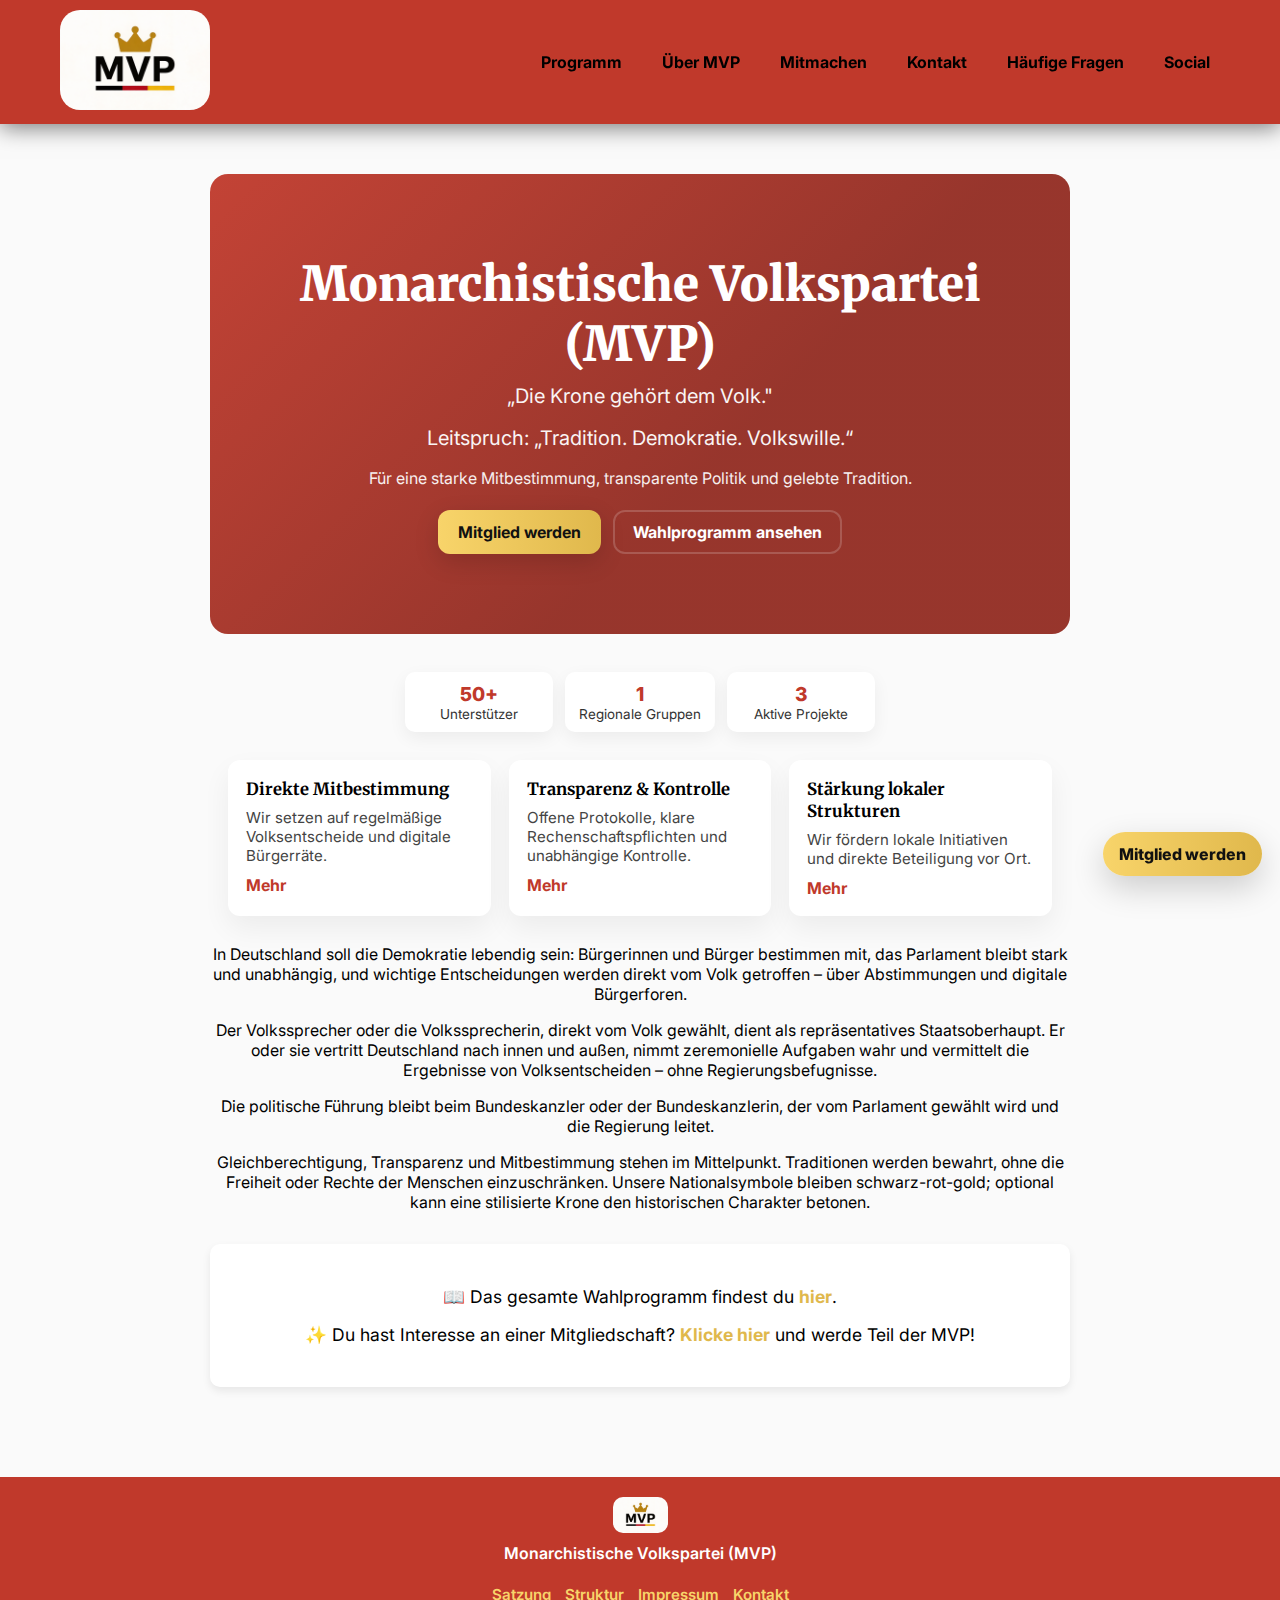
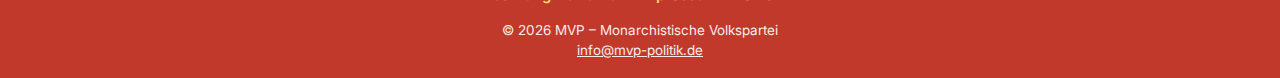
<file: index.html>
<!DOCTYPE html>
<html lang="de">

<head>
    <meta charset="UTF-8">
    <meta name="viewport" content="width=device-width, initial-scale=1.0">
    <title>MVP</title>
    <link rel="stylesheet" href="CSS/fonts.css">
    <link rel="stylesheet" href="CSS/components.css">
    <link rel="stylesheet" href="CSS/styles.css">
    <link rel="icon" type="image/png" href="img/favicon.png">
</head>

<body>
    <header>
        <div class="header-container">
            <a href="./"><img class="logoimg" src="img/logo.jpeg" alt="Logo"></a>

            <div class="menu-toggle" id="menu-toggle">
                <span></span>
                <span></span>
                <span></span>
            </div>

            <nav>
                <ul class="headerlinks" id="headerlinks">
                    <li><a href="./ganzesprogramm.html">Programm</a></li>
                    <li><a href="./about.html">Über MVP</a></li>
                    <li><a href="./bewerben.html">Mitmachen</a></li>
                    <li><a href="./kontakt.html">Kontakt</a></li>
                    <li><a href="./faq.html">Häufige Fragen</a></li>
                    <li><a href="./social.html">Social</a></li>
                </ul>
            </nav>
        </div>
    </header>

    <main>
        <section class="hero">
            <div class="hero-inner fade-up">
                <h1>Monarchistische Volkspartei (MVP)</h1>
                <h2>„Die Krone gehört dem Volk."</h2>
                <h2>Leitspruch: „Tradition. Demokratie. Volkswille.“</h2>
                <p class="hero-sub">Für eine starke Mitbestimmung, transparente Politik und gelebte Tradition.</p>
                <div class="hero-ctas">
                    <a class="btn-primary" href="./bewerben.html">Mitglied werden</a>
                    <a class="btn-secondary" href="./ganzesprogramm.html">Wahlprogramm ansehen</a>
                </div>
            </div>
        </section>

        <!-- Quick facts: highlight simple metrics -->
        <div class="quick-facts fade-up" aria-hidden="false">
            <div class="fact">
                <div class="num">50+</div>
                <div class="label">Unterstützer</div>
            </div>
            <div class="fact">
                <div class="num">1</div>
                <div class="label">Regionale Gruppen</div>
            </div>
            <div class="fact">
                <div class="num">3</div>
                <div class="label">Aktive Projekte</div>
            </div>
        </div>

        <!-- Policy highlights: short, scannable -->
        <section class="policies fade-up" aria-label="Kernaussagen">
            <article class="policy">
                <h3>Direkte Mitbestimmung</h3>
                <p>Wir setzen auf regelmäßige Volksentscheide und digitale Bürgerräte.</p>
                <a class="more" href="./ganzesprogramm.html#mitbestimmung">Mehr</a>
            </article>
            <article class="policy">
                <h3>Transparenz & Kontrolle</h3>
                <p>Offene Protokolle, klare Rechenschaftspflichten und unabhängige Kontrolle.</p>
                <a class="more" href="./impressum.html">Mehr</a>
            </article>
            <article class="policy">
                <h3>Stärkung lokaler Strukturen</h3>
                <p>Wir fördern lokale Initiativen und direkte Beteiligung vor Ort.</p>
                <a class="more" href="./nachweis-demokratie.html">Mehr</a>
            </article>
        </section>


        <p>In Deutschland soll die Demokratie lebendig sein: Bürgerinnen und Bürger bestimmen mit, das Parlament bleibt
            stark und unabhängig, und wichtige Entscheidungen werden direkt vom Volk getroffen – über Abstimmungen und
            digitale Bürgerforen.</p>

        <p>Der Volkssprecher oder die Volkssprecherin, direkt vom Volk gewählt, dient als repräsentatives Staatsoberhaupt. Er oder sie
            vertritt Deutschland nach innen und außen, nimmt zeremonielle Aufgaben wahr und vermittelt die Ergebnisse
            von Volksentscheiden – ohne Regierungsbefugnisse.</p>

        <p> Die politische Führung bleibt beim Bundeskanzler oder der Bundeskanzlerin, der vom Parlament gewählt wird
            und die Regierung leitet.</p>

        <p>Gleichberechtigung, Transparenz und Mitbestimmung stehen im Mittelpunkt. Traditionen werden bewahrt, ohne die
            Freiheit oder Rechte der Menschen einzuschränken. Unsere Nationalsymbole bleiben schwarz-rot-gold; optional
            kann eine stilisierte Krone den historischen Charakter betonen.</p>

        <div class="cta-box">
            <p>📖 Das gesamte Wahlprogramm findest du <a href="./ganzesprogramm.html">hier</a>.</p>
            <p>✨ Du hast Interesse an einer Mitgliedschaft? <a href="./bewerben.html">Klicke hier</a> und werde Teil der
                MVP!</p>
        </div>
    </main>

    <!-- Popup -->
    <div id="successPopup" class="popup">
        <p>✅ Mail erfolgreich versendet!</p>
    </div>

    <footer id="kontakt">
        <div class="footer-content">
            <div class="footer-logo">
                <img src="img/logo.jpeg" alt="MVP Logo">
                <p>Monarchistische Volkspartei (MVP)</p>
            </div>

            <div class="footer-links">
                <a href="./satzung.html">Satzung</a>
                <a href="./nachweis-demokratie.html">Struktur</a>
                <a href="./impressum.html">Impressum</a>
                <a href="./kontakt.html">Kontakt</a>
            </div>

            <div class="footer-bottom">
                <p>© 2026 MVP – Monarchistische Volkspartei</p>
                <p>
                    <a href="mailto:info@mvp-politik.de">
                        info@mvp-politik.de
                    </a>
                </p>
            </div>
        </div>
    </footer>
    <!-- Sticky CTA -->
    <a class="sticky-cta" href="./bewerben.html" aria-label="Mitglied werden">Mitglied werden</a>

    <script src="Javascript/headerlinks.js"></script>
    <script src="Javascript/index.js"></script>
</body>

</html>
</file>
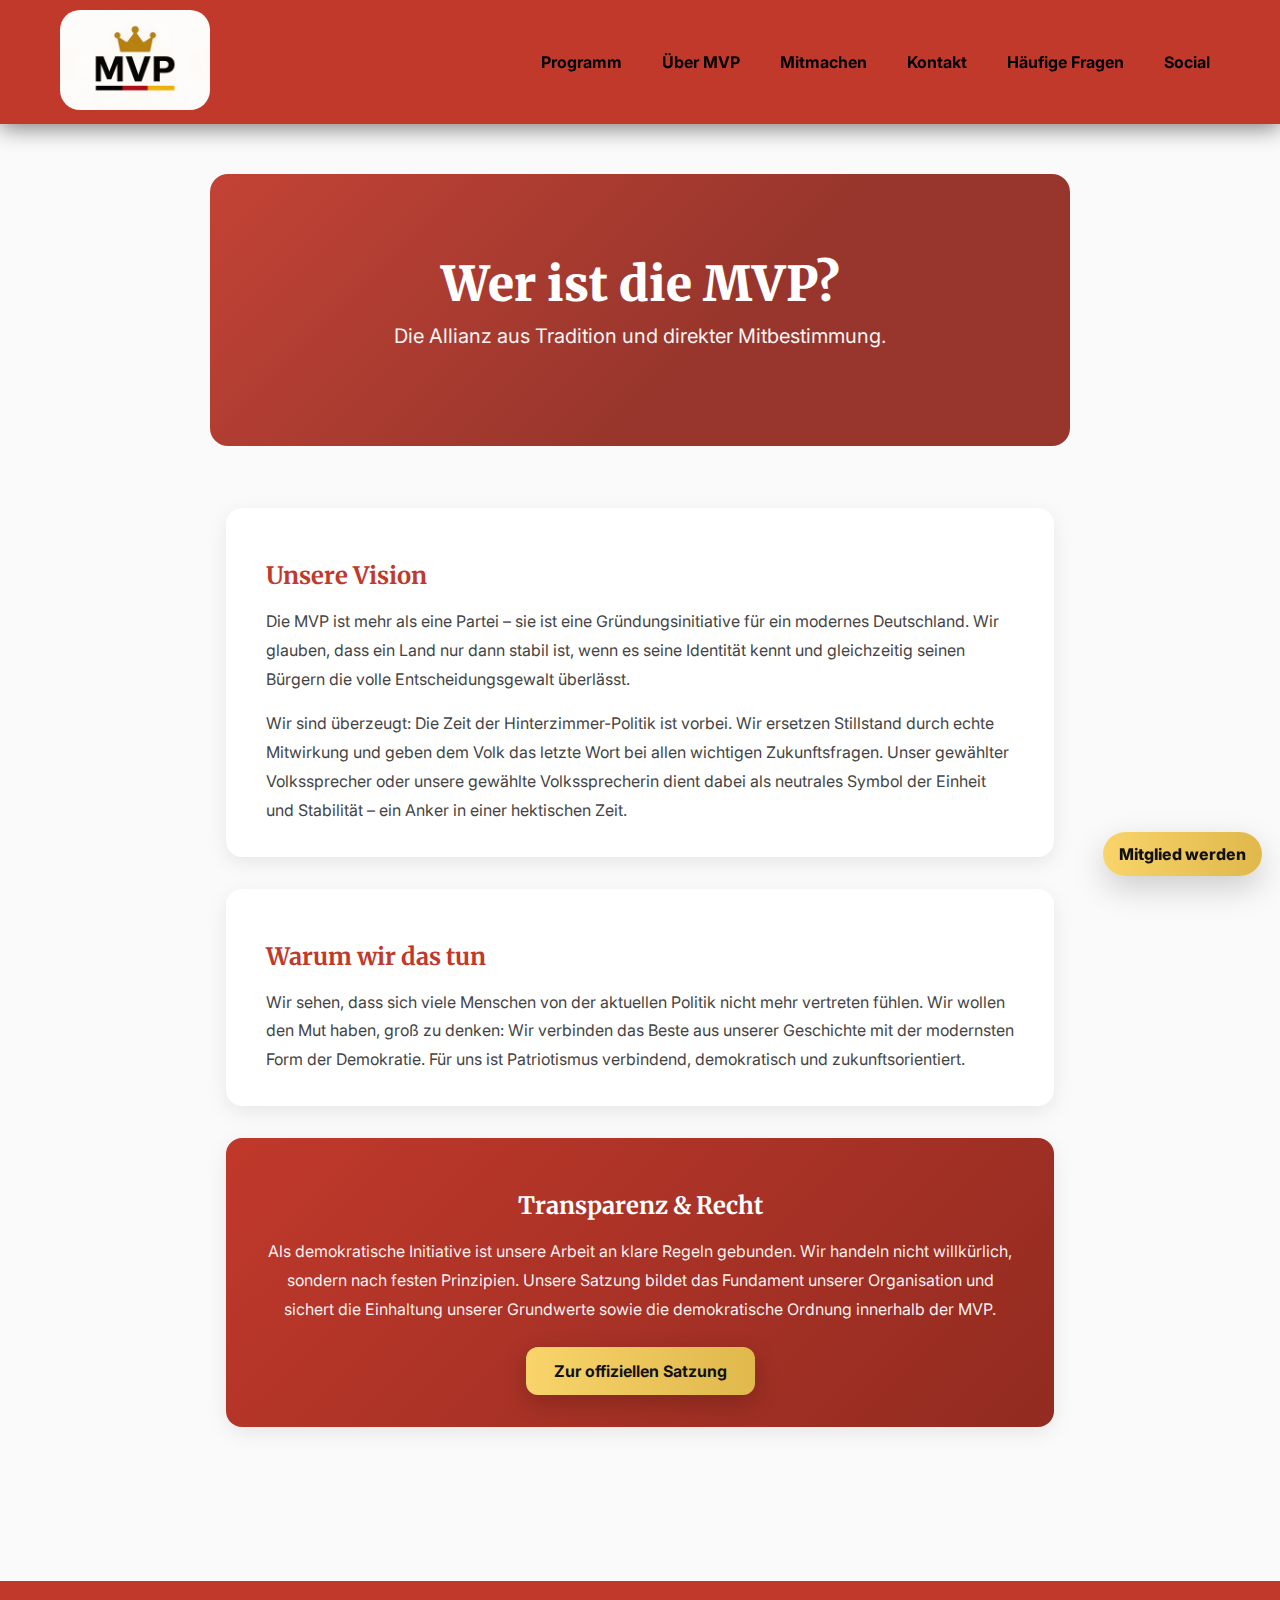
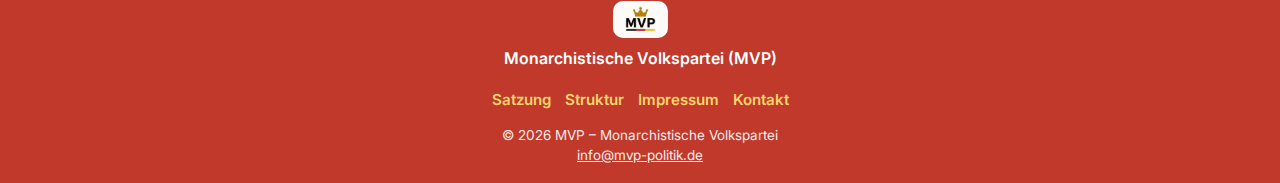
<file: about.html>
<!DOCTYPE html>
<html lang="de">

<head>
  <meta charset="UTF-8">
  <meta name="viewport" content="width=device-width, initial-scale=1.0">
  <title>Über uns – MVP</title>
  <link rel="stylesheet" href="CSS/fonts.css">
  <link rel="stylesheet" href="CSS/components.css">
  <link rel="stylesheet" href="CSS/styles.css">
  <link rel="stylesheet" href="CSS/about.css">
  <link rel="icon" type="image/png" href="img/favicon.png">
</head>

<body>
  <header>
    <div class="header-container">
      <a href="./"><img class="logoimg" src="img/logo.jpeg" alt="Logo" loading="eager"></a>

      <div class="menu-toggle" id="menu-toggle">
        <span></span>
        <span></span>
        <span></span>
      </div>

      <nav>
        <ul class="headerlinks" id="headerlinks">
          <li><a href="./ganzesprogramm.html">Programm</a></li>
          <li><a href="./about.html">Über MVP</a></li>
          <li><a href="./bewerben.html">Mitmachen</a></li>
          <li><a href="./kontakt.html">Kontakt</a></li>
          <li><a href="./faq.html">Häufige Fragen</a></li>
          <li><a href="./social.html">Social</a></li>
        </ul>
      </nav>
    </div>
  </header>

  <main>
    <section class="hero">
      <div class="hero-inner fade-up">
        <h1>Wer ist die MVP?</h1>
        <h2>Die Allianz aus Tradition und direkter Mitbestimmung.</h2>
      </div>
    </section>

    <section class="about-section">
      <div class="about-card">
        <h2>Unsere Vision</h2>
        <p>Die MVP ist mehr als eine Partei – sie ist eine Gründungsinitiative für ein modernes Deutschland. Wir
          glauben, dass ein Land nur dann stabil ist, wenn es seine Identität kennt und gleichzeitig seinen Bürgern die
          volle Entscheidungsgewalt überlässt.</p>
        <p>Wir sind überzeugt: Die Zeit der Hinterzimmer-Politik ist vorbei. Wir ersetzen Stillstand durch echte
          Mitwirkung und geben dem Volk das letzte Wort bei allen wichtigen Zukunftsfragen. Unser gewählter
          Volkssprecher oder unsere gewählte Volkssprecherin dient dabei als neutrales Symbol der Einheit und Stabilität
          – ein Anker in einer hektischen Zeit.</p>
      </div>

      <div class="about-card">
        <h2>Warum wir das tun</h2>
        <p>Wir sehen, dass sich viele Menschen von der aktuellen Politik nicht mehr vertreten fühlen. Wir wollen den Mut
          haben, groß zu denken: Wir verbinden das Beste aus unserer Geschichte mit der modernsten Form der Demokratie.
          Für uns ist Patriotismus verbindend, demokratisch und zukunftsorientiert.</p>
      </div>

      <div class="about-card about-cta">
        <h2>Transparenz & Recht</h2>
        <p>Als demokratische Initiative ist unsere Arbeit an klare Regeln gebunden. Wir handeln nicht willkürlich,
          sondern nach festen Prinzipien. Unsere Satzung bildet das Fundament unserer Organisation und sichert die
          Einhaltung unserer Grundwerte sowie die demokratische Ordnung innerhalb der MVP.</p>
        <a class="btn" href="./satzung.html">Zur offiziellen Satzung</a>
      </div>
    </section>
  </main>

  <footer id="kontakt">
    <div class="footer-content">
      <div class="footer-logo">
        <img src="img/logo.jpeg" alt="MVP Logo" loading="lazy">
        <p>Monarchistische Volkspartei (MVP)</p>
      </div>

      <nav class="footer-links">
        <a href="./satzung.html">Satzung</a>
        <a href="./nachweis-demokratie.html">Struktur</a>
        <a href="./impressum.html">Impressum</a>
        <a href="./kontakt.html">Kontakt</a>
      </nav>

      <div class="footer-bottom">
        <p>© 2026 MVP – Monarchistische Volkspartei</p>
        <p>
          <a href="mailto:info@mvp-politik.de">
            info@mvp-politik.de
          </a>
        </p>
      </div>
    </div>
  </footer>
  <a class="sticky-cta" href="./bewerben.html" aria-label="Mitglied werden">Mitglied werden</a>


  <script src="Javascript/headerlinks.js"></script>
</body>

</html>
</file>
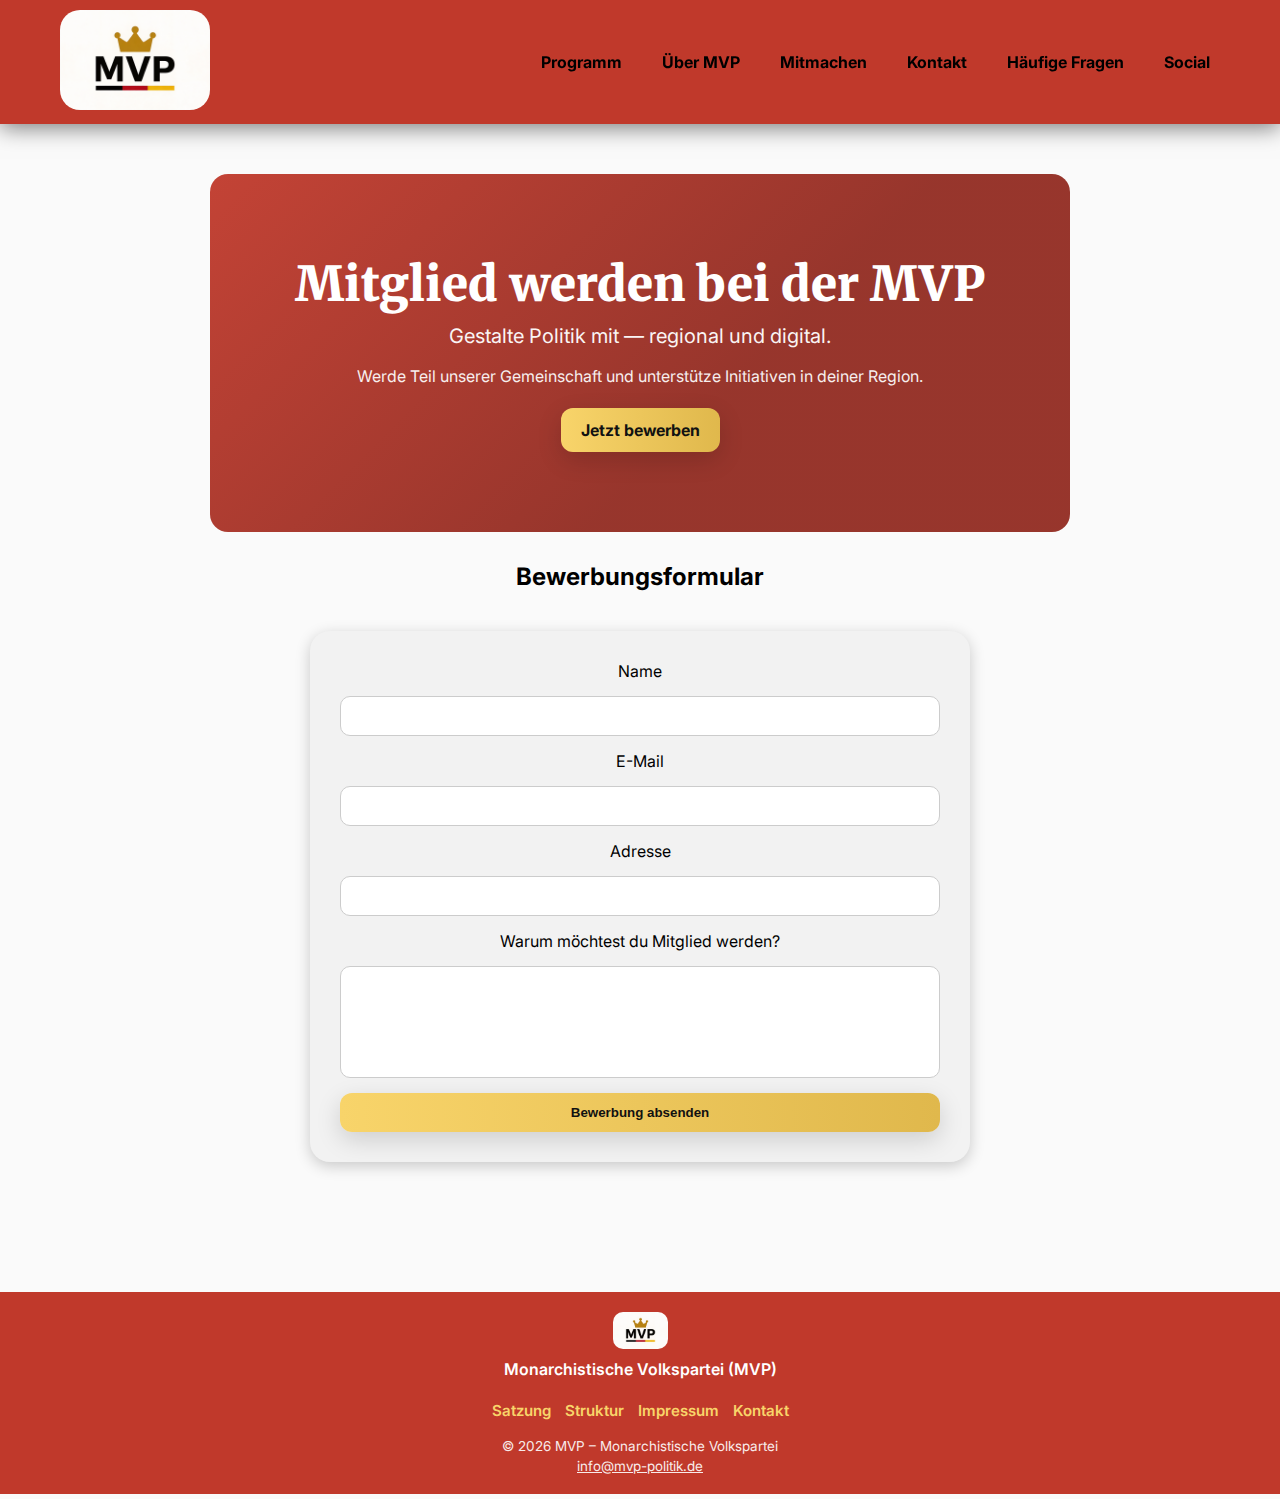
<file: bewerben.html>
<!DOCTYPE html>
<html lang="de">

<head>
  <meta charset="UTF-8">
  <meta name="viewport" content="width=device-width, initial-scale=1.0">
  <title>Mitglied werden - MVP</title>
  <link rel="stylesheet" href="CSS/fonts.css">
  <link rel="stylesheet" href="CSS/components.css">
  <link rel="stylesheet" href="CSS/styles.css">
  <link rel="icon" type="image/png" href="img/favicon.png">
</head>

<body>
    <header>
        <div class="header-container">
          <a href="./"><img class="logoimg" src="img/logo.jpeg" alt="Logo" loading="eager"></a>

            <div class="menu-toggle" id="menu-toggle">
                <span></span>
                <span></span>
                <span></span>
            </div>

            <nav>
                <ul class="headerlinks" id="headerlinks">
                    <li><a href="./ganzesprogramm.html">Programm</a></li>
                    <li><a href="./about.html">Über MVP</a></li>
                    <li><a href="./bewerben.html">Mitmachen</a></li>
                    <li><a href="./kontakt.html">Kontakt</a></li>
                    <li><a href="./faq.html">Häufige Fragen</a></li>
                    <li><a href="./social.html">Social</a></li>
                </ul>
            </nav>
        </div>
    </header>

  <main>
    <section class="hero">
      <div class="hero-inner fade-up">
        <h1>Mitglied werden bei der MVP</h1>
        <h2>Gestalte Politik mit — regional und digital.</h2>
        <p class="hero-sub">Werde Teil unserer Gemeinschaft und unterstütze Initiativen in deiner Region.</p>
        <div class="hero-ctas">
          <a class="btn-primary" href="#bewerbungsformular">Jetzt bewerben</a>
        </div>
      </div>
    </section>

    <section id="bewerbungsformular" class="bewerbungsformular fade-up">
      <h2>Bewerbungsformular</h2>
      <div id="formular-status"></div>
      <form action="bewerbung-senden.php" method="POST">
        <label for="name">Name</label>
        <input type="text" id="name" name="name" required>

        <label for="email">E-Mail</label>
        <input type="email" id="email" name="email" required>

        <label for="adresse">Adresse</label>
        <input type="text" id="adresse" name="adresse">

        <label for="warum">Warum möchtest du Mitglied werden?</label>
        <textarea style="resize: none;" id="warum" name="warum" rows="5" required></textarea>

        <button type="submit" class="btn-primary">Bewerbung absenden</button>
      </form>
    </section>
  </main>

  <footer id="kontakt">
    <div class="footer-content">
      <div class="footer-logo">
        <img src="img/logo.jpeg" alt="MVP Logo" loading="lazy">
        <p>Monarchistische Volkspartei (MVP)</p>
      </div>

      <div class="footer-links">
        <a href="./satzung.html">Satzung</a>
        <a href="./nachweis-demokratie.html">Struktur</a>
        <a href="./impressum.html">Impressum</a>
        <a href="./kontakt.html">Kontakt</a>
      </div>

      <div class="footer-bottom">
        <p>© 2026 MVP – Monarchistische Volkspartei</p>
        <p>
          <a href="mailto:info@mvp-politik.de">
            info@mvp-politik.de
          </a>
        </p>
      </div>
    </div>
  </footer>

  <script src="Javascript/headerlinks.js"></script>
  <script src="Javascript/bewerben.js"></script>
</body>

</html>
</file>
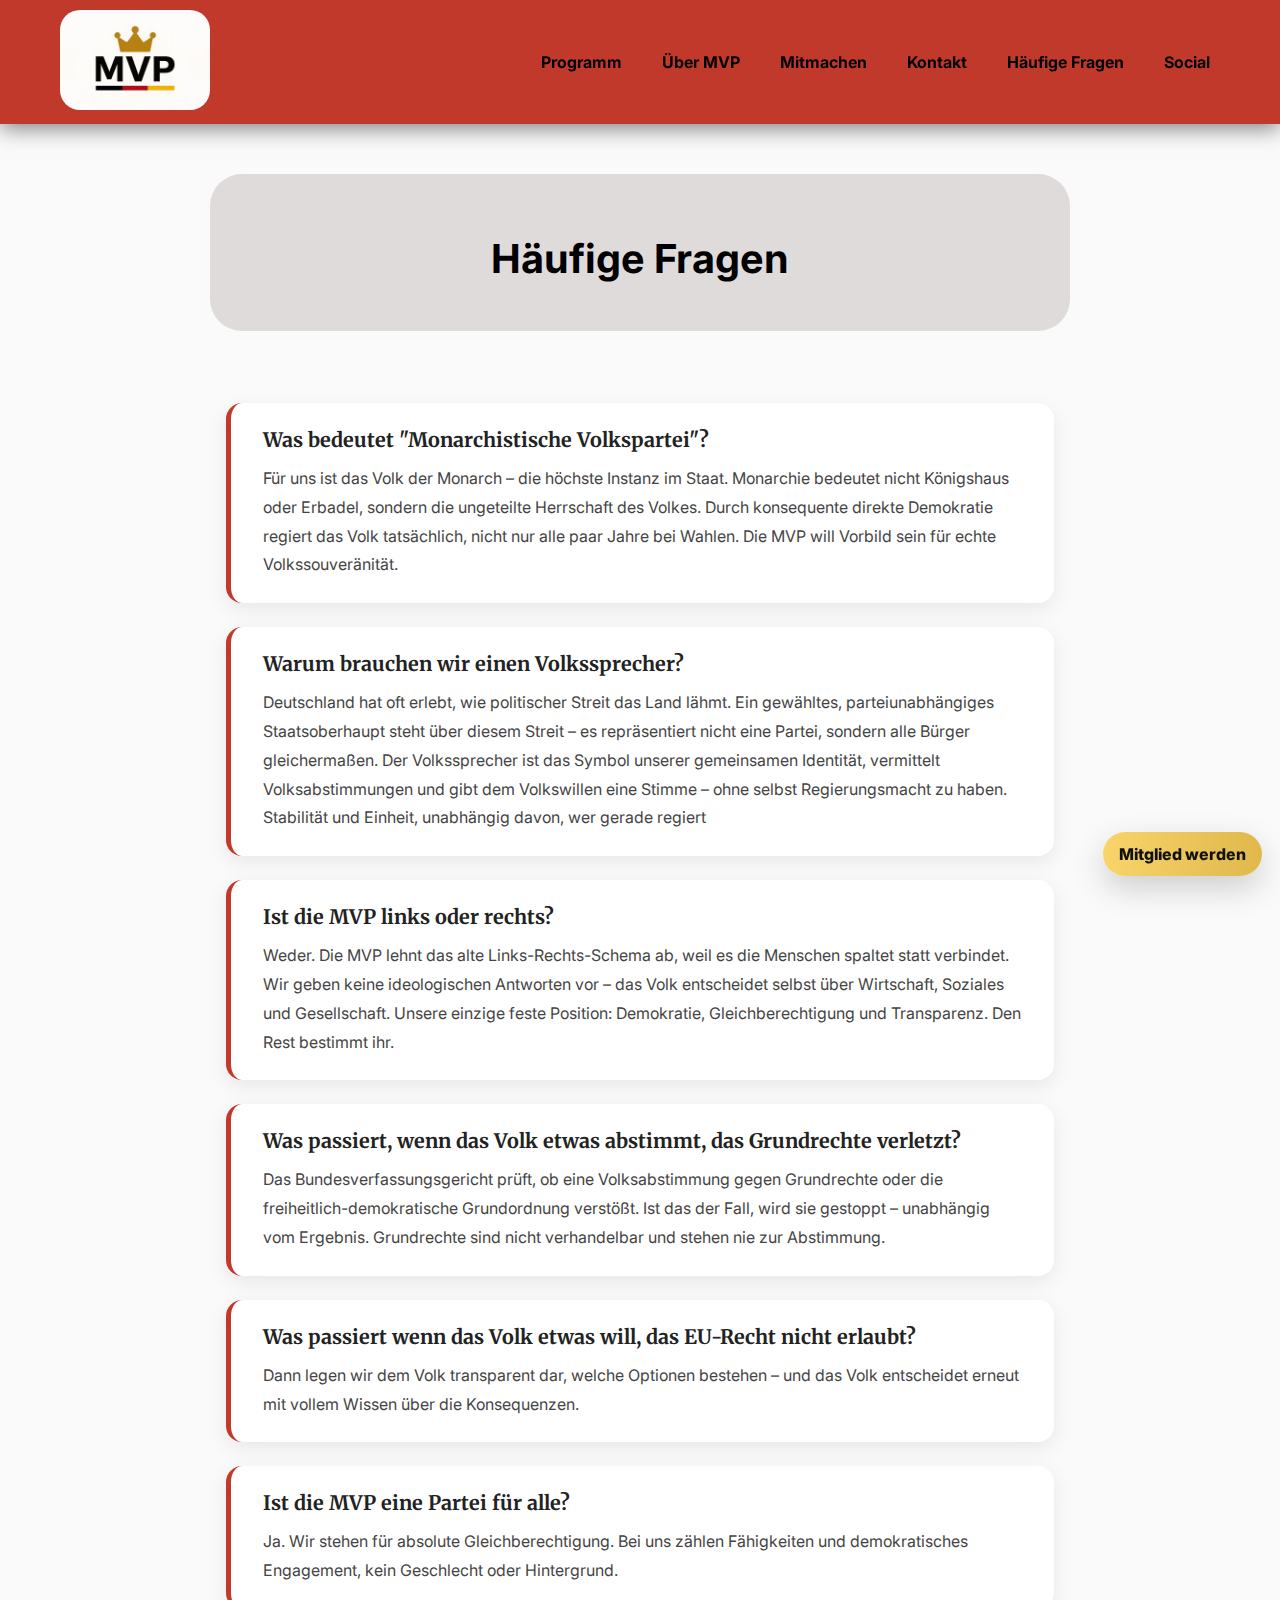
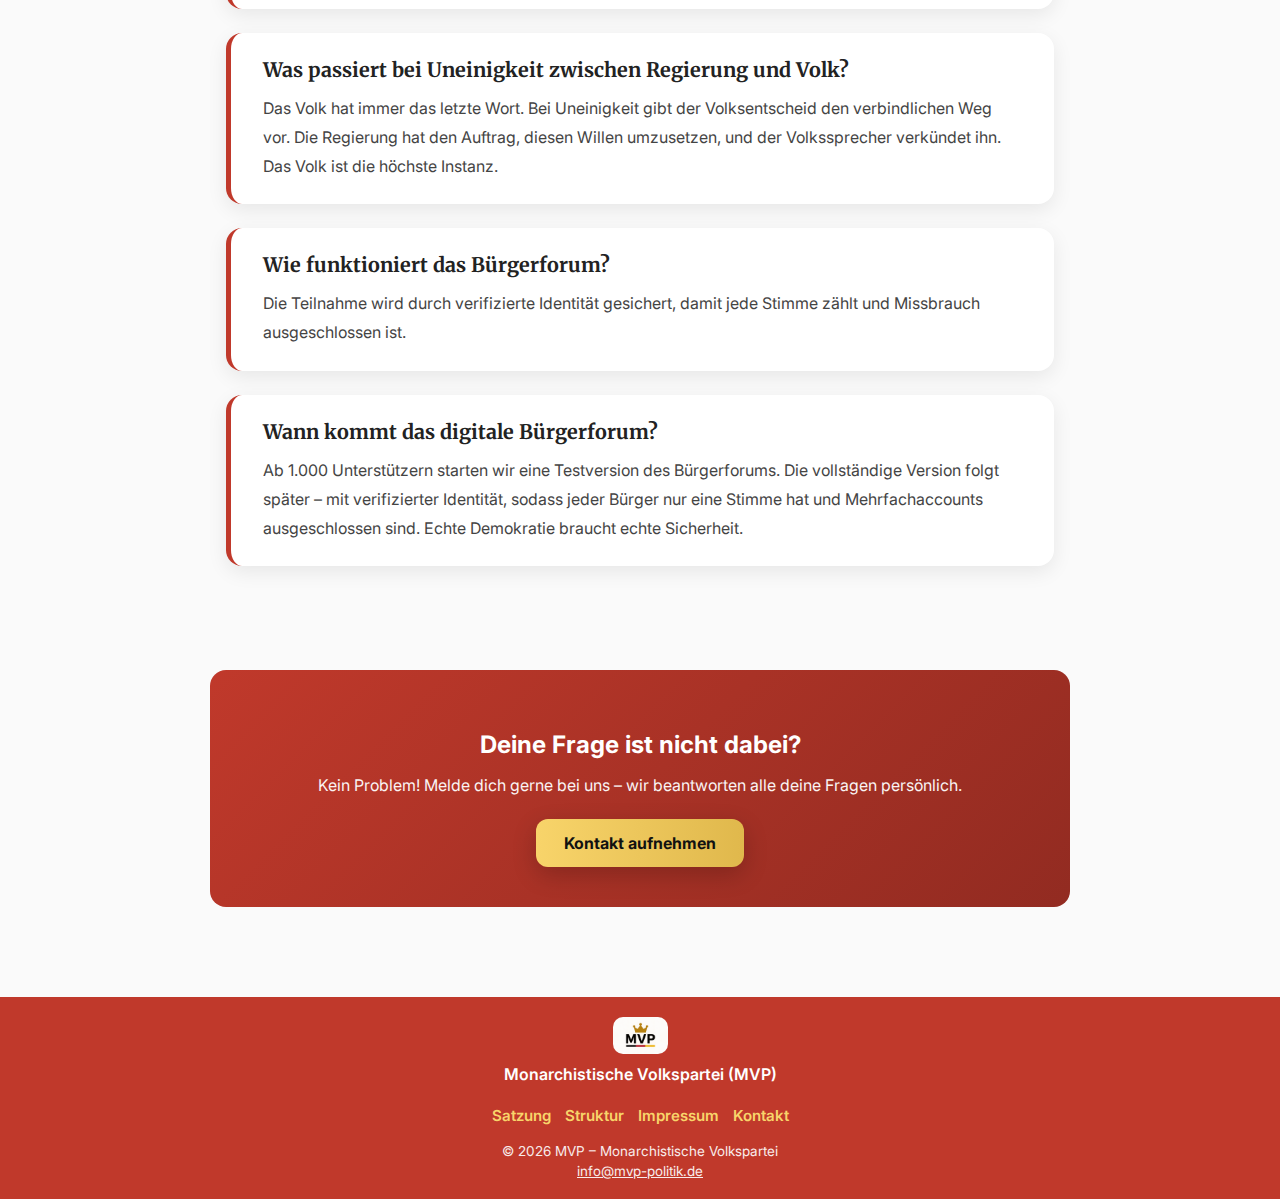
<file: faq.html>
<!DOCTYPE html>
<html lang="de">

<head>
  <meta charset="UTF-8">
  <meta name="viewport" content="width=device-width, initial-scale=1.0">
  <title>Häufige Fragen – MVP</title>
  <link rel="stylesheet" href="CSS/fonts.css">
  <link rel="stylesheet" href="CSS/components.css">
  <link rel="stylesheet" href="CSS/styles.css">
  <link rel="stylesheet" href="CSS/faq.css">
  <link rel="icon" type="image/png" href="img/favicon.png">
</head>

<body>
  <header>
    <div class="header-container">
      <a href="./"><img class="logoimg" src="img/logo.jpeg" alt="Logo" loading="eager"></a>

      <div class="menu-toggle" id="menu-toggle">
        <span></span>
        <span></span>
        <span></span>
      </div>

      <nav>
        <ul class="headerlinks" id="headerlinks">
          <li><a href="./ganzesprogramm.html">Programm</a></li>
          <li><a href="./about.html">Über MVP</a></li>
          <li><a href="./bewerben.html">Mitmachen</a></li>
          <li><a href="./kontakt.html">Kontakt</a></li>
          <li><a href="./faq.html">Häufige Fragen</a></li>
          <li><a href="./social.html">Social</a></li>
        </ul>
      </nav>
    </div>
  </header>

  <main>
    <section class="headline">
      <h1>Häufige Fragen</h1>
    </section>

    <section class="faq-section">
      <div class="faq-item">
        <div class="faq-question">Was bedeutet "Monarchistische Volkspartei"?</div>
        <div class="faq-answer">Für uns ist das Volk der Monarch – die höchste Instanz im Staat. Monarchie bedeutet
          nicht Königshaus oder Erbadel, sondern die ungeteilte Herrschaft des Volkes. Durch konsequente direkte
          Demokratie regiert das Volk tatsächlich, nicht nur alle paar Jahre bei Wahlen. Die MVP will Vorbild sein für
          echte Volkssouveränität.</div>
      </div>

      <div class="faq-item">
        <div class="faq-question">Warum brauchen wir einen Volkssprecher?</div>
        <div class="faq-answer">Deutschland hat oft erlebt, wie politischer Streit das Land lähmt. Ein gewähltes,
          parteiunabhängiges Staatsoberhaupt steht über diesem Streit – es repräsentiert nicht eine Partei, sondern alle
          Bürger gleichermaßen. Der Volkssprecher ist das Symbol unserer gemeinsamen Identität, vermittelt
          Volksabstimmungen und gibt dem Volkswillen eine Stimme – ohne selbst Regierungsmacht zu haben. Stabilität und
          Einheit, unabhängig davon, wer gerade regiert</div>
      </div>

      <div class="faq-item">
        <div class="faq-question">Ist die MVP links oder rechts?</div>
        <div class="faq-answer">Weder. Die MVP lehnt das alte Links-Rechts-Schema ab, weil es die Menschen spaltet statt
          verbindet. Wir geben keine ideologischen Antworten vor – das Volk entscheidet selbst über Wirtschaft, Soziales
          und Gesellschaft. Unsere einzige feste Position: Demokratie, Gleichberechtigung und Transparenz. Den Rest
          bestimmt ihr.
        </div>
      </div>

      <div class="faq-item">
        <div class="faq-question">Was passiert, wenn das Volk etwas abstimmt, das Grundrechte verletzt?</div>
        <div class="faq-answer">Das Bundesverfassungsgericht prüft, ob eine Volksabstimmung gegen Grundrechte oder die
          freiheitlich-demokratische Grundordnung verstößt. Ist das der Fall, wird sie gestoppt – unabhängig vom
          Ergebnis. Grundrechte sind nicht verhandelbar und stehen nie zur Abstimmung.</div>
      </div>

      <div class="faq-item">
        <div class="faq-question">Was passiert wenn das Volk etwas will, das EU-Recht nicht erlaubt?</div>
        <div class="faq-answer">Dann legen wir dem Volk transparent dar, welche Optionen bestehen – und das Volk
          entscheidet erneut mit vollem Wissen über die Konsequenzen.
        </div>
      </div>

      <div class="faq-item">
        <div class="faq-question">Ist die MVP eine Partei für alle?</div>
        <div class="faq-answer">Ja. Wir stehen für absolute Gleichberechtigung. Bei uns zählen Fähigkeiten und
          demokratisches Engagement, kein Geschlecht oder Hintergrund.</div>
      </div>

      <div class="faq-item">
        <div class="faq-question">Was passiert bei Uneinigkeit zwischen Regierung und Volk?</div>
        <div class="faq-answer">Das Volk hat immer das letzte Wort. Bei Uneinigkeit gibt der Volksentscheid den
          verbindlichen Weg vor. Die Regierung hat den Auftrag, diesen Willen umzusetzen, und der Volkssprecher
          verkündet ihn. Das Volk ist die höchste Instanz.
        </div>
      </div>

      <div class="faq-item">
        <div class="faq-question">Wie funktioniert das Bürgerforum?</div>
        <div class="faq-answer">Die Teilnahme wird durch verifizierte Identität gesichert, damit jede Stimme zählt und
          Missbrauch ausgeschlossen ist.</div>
      </div>

      <div class="faq-item">
        <div class="faq-question">Wann kommt das digitale Bürgerforum?</div>
        <div class="faq-answer">Ab 1.000 Unterstützern starten wir eine Testversion des Bürgerforums. Die vollständige
          Version folgt später – mit verifizierter Identität, sodass jeder Bürger nur eine Stimme hat und
          Mehrfachaccounts ausgeschlossen sind. Echte Demokratie braucht echte Sicherheit.
        </div>
      </div>
    </section>

    <section class="faq-cta">
      <h2>Deine Frage ist nicht dabei?</h2>
      <p>Kein Problem! Melde dich gerne bei uns – wir beantworten alle deine Fragen persönlich.</p>
      <a class="btn" href="./kontakt.html">Kontakt aufnehmen</a>
    </section>
  </main>

  <footer id="kontakt">
    <div class="footer-content">
      <div class="footer-logo">
        <img src="img/logo.jpeg" alt="MVP Logo" loading="lazy">
        <p>Monarchistische Volkspartei (MVP)</p>
      </div>

      <nav class="footer-links">
        <a href="./satzung.html">Satzung</a>
        <a href="./nachweis-demokratie.html">Struktur</a>
        <a href="./impressum.html">Impressum</a>
        <a href="./kontakt.html">Kontakt</a>
      </nav>

      <div class="footer-bottom">
        <p>© 2026 MVP – Monarchistische Volkspartei</p>
        <p>
          <a href="mailto:info@mvp-politik.de">
            info@mvp-politik.de
          </a>
        </p>
      </div>
    </div>
  </footer>
  <a class="sticky-cta" href="./bewerben.html" aria-label="Mitglied werden">Mitglied werden</a>


  <script src="Javascript/headerlinks.js"></script>
</body>

</html>
</file>
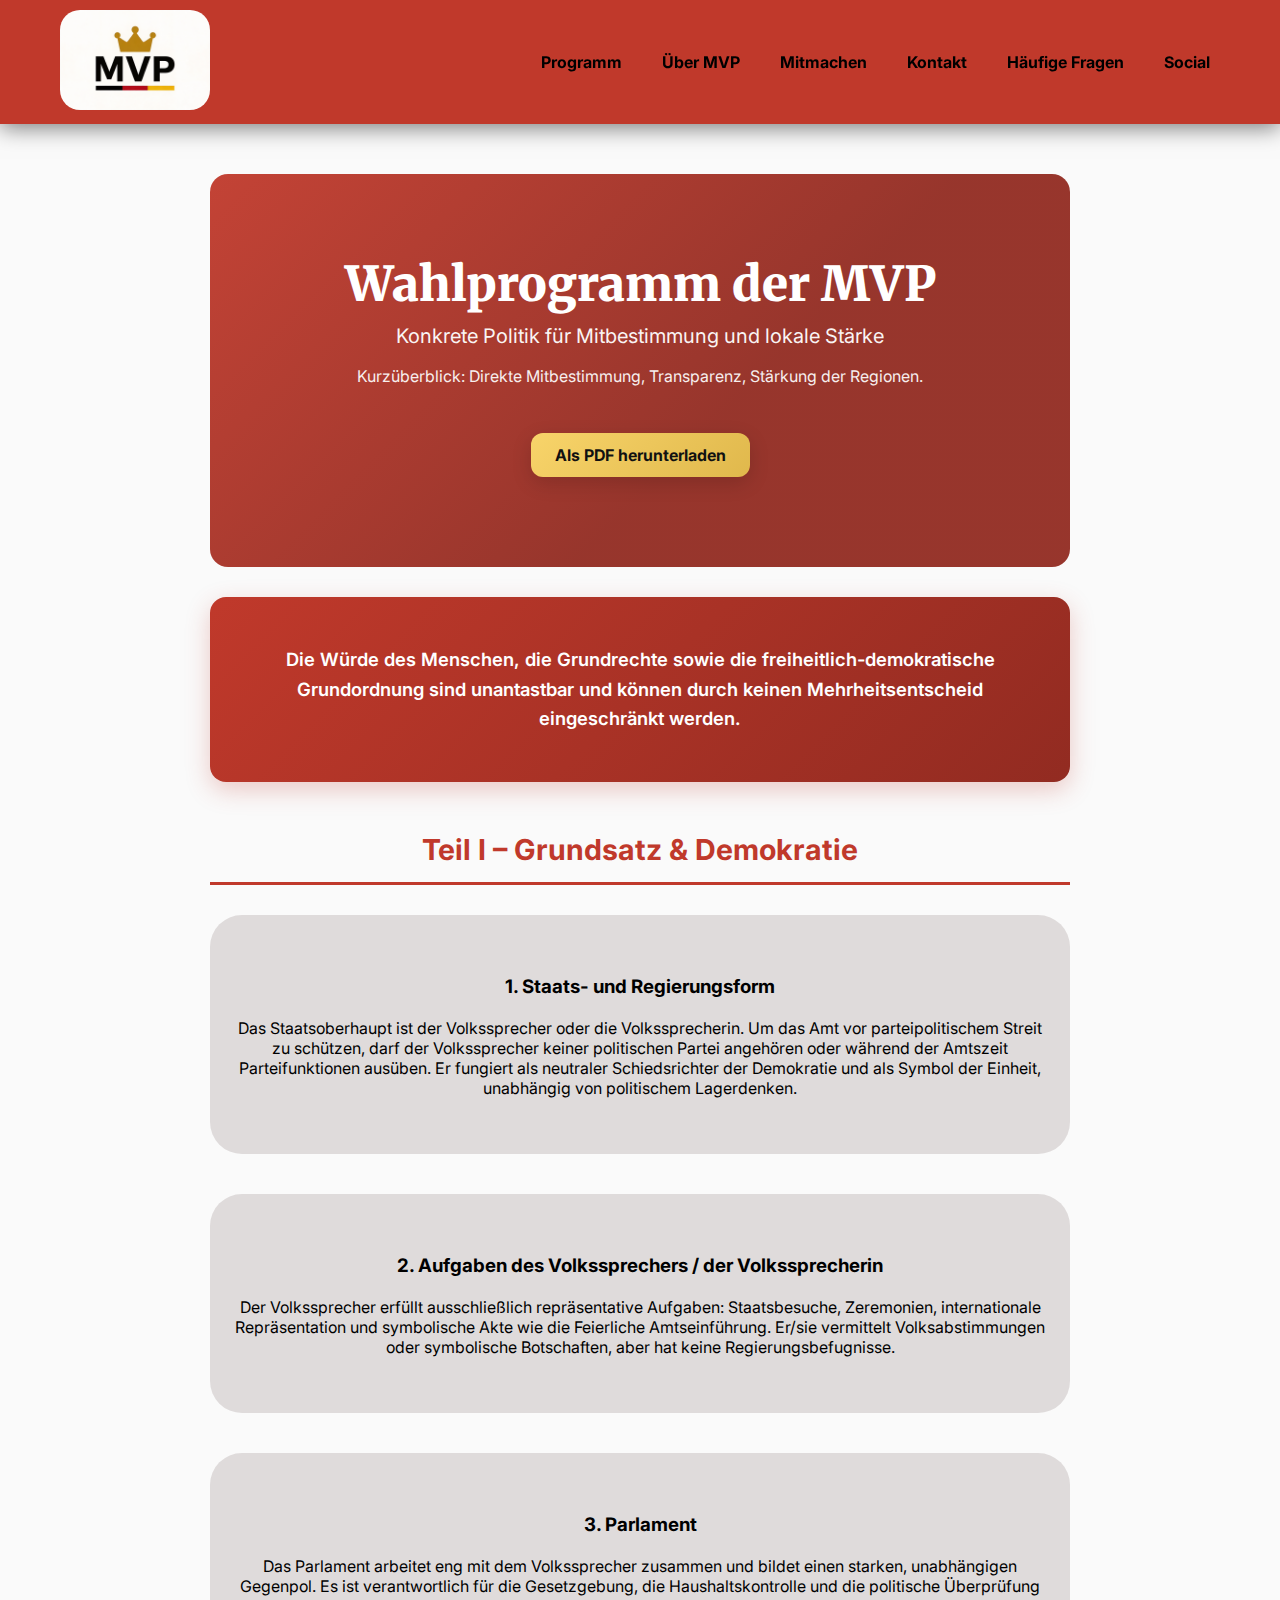
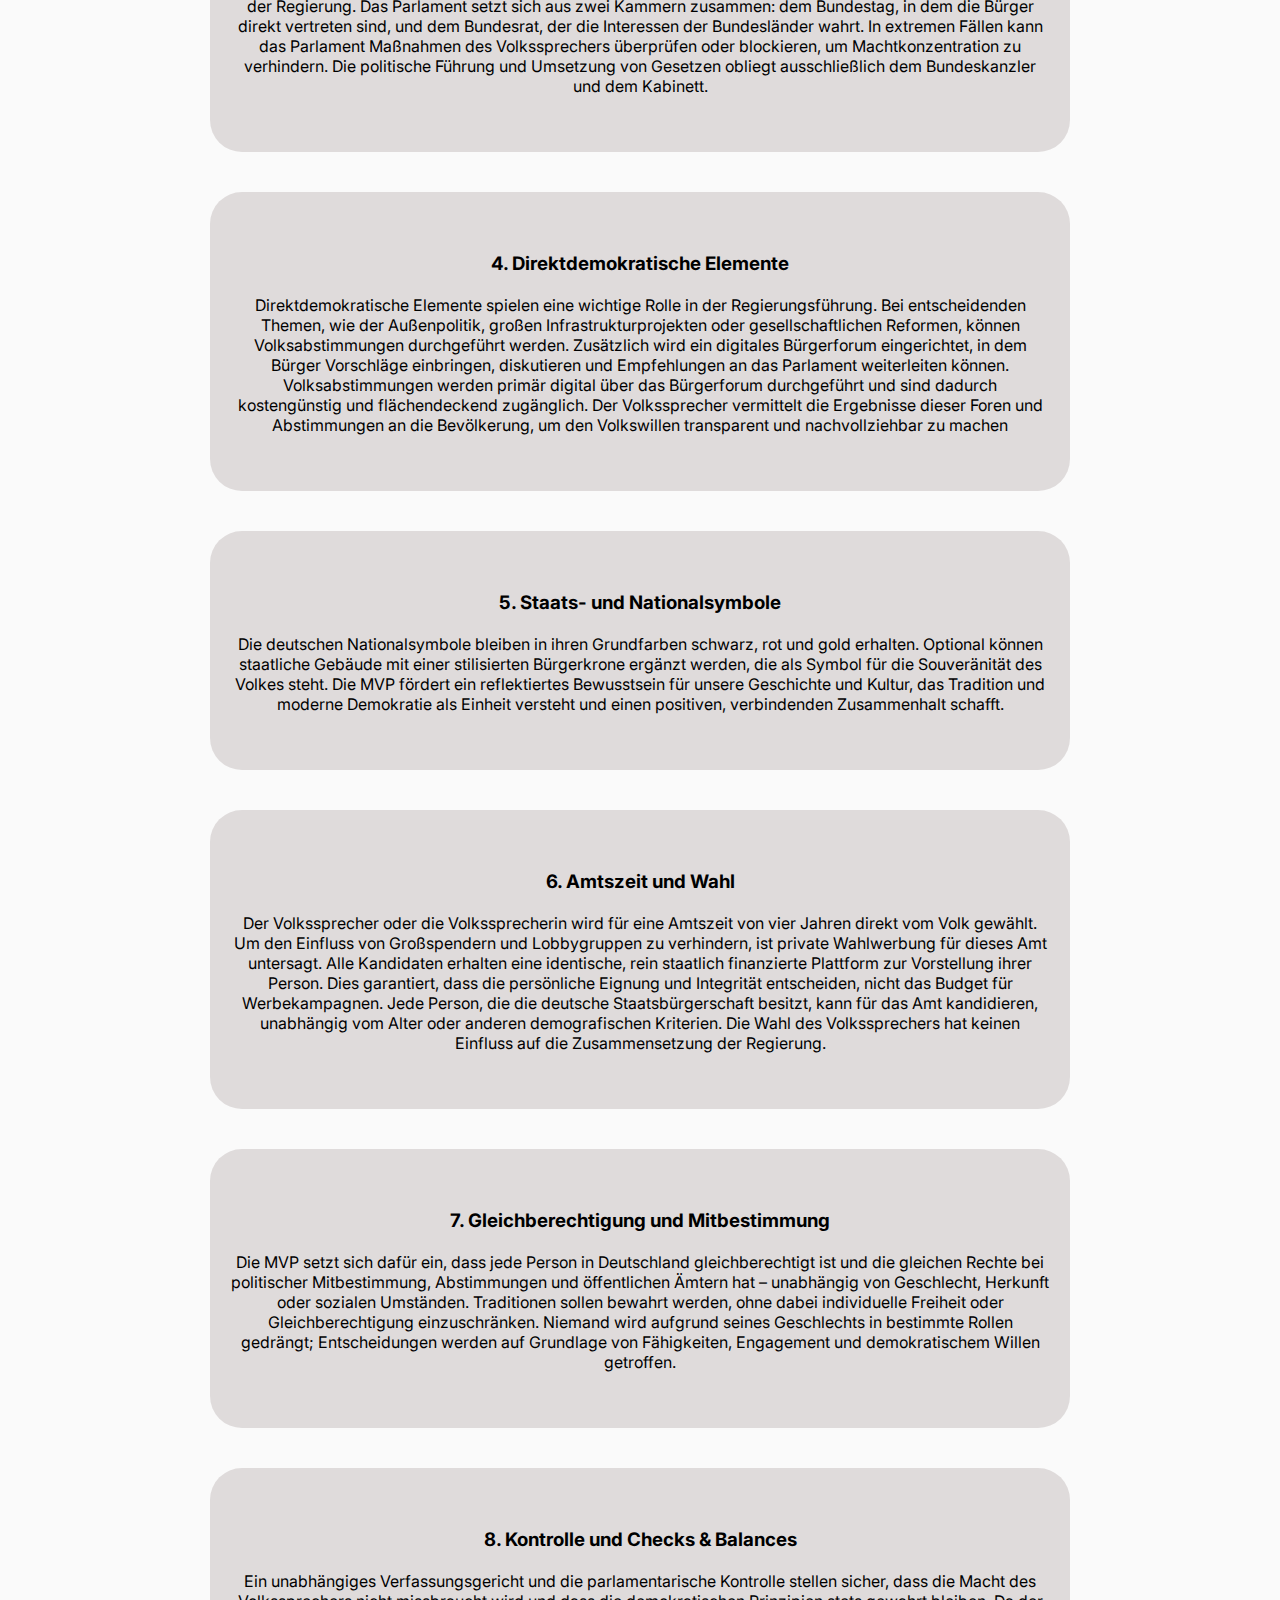
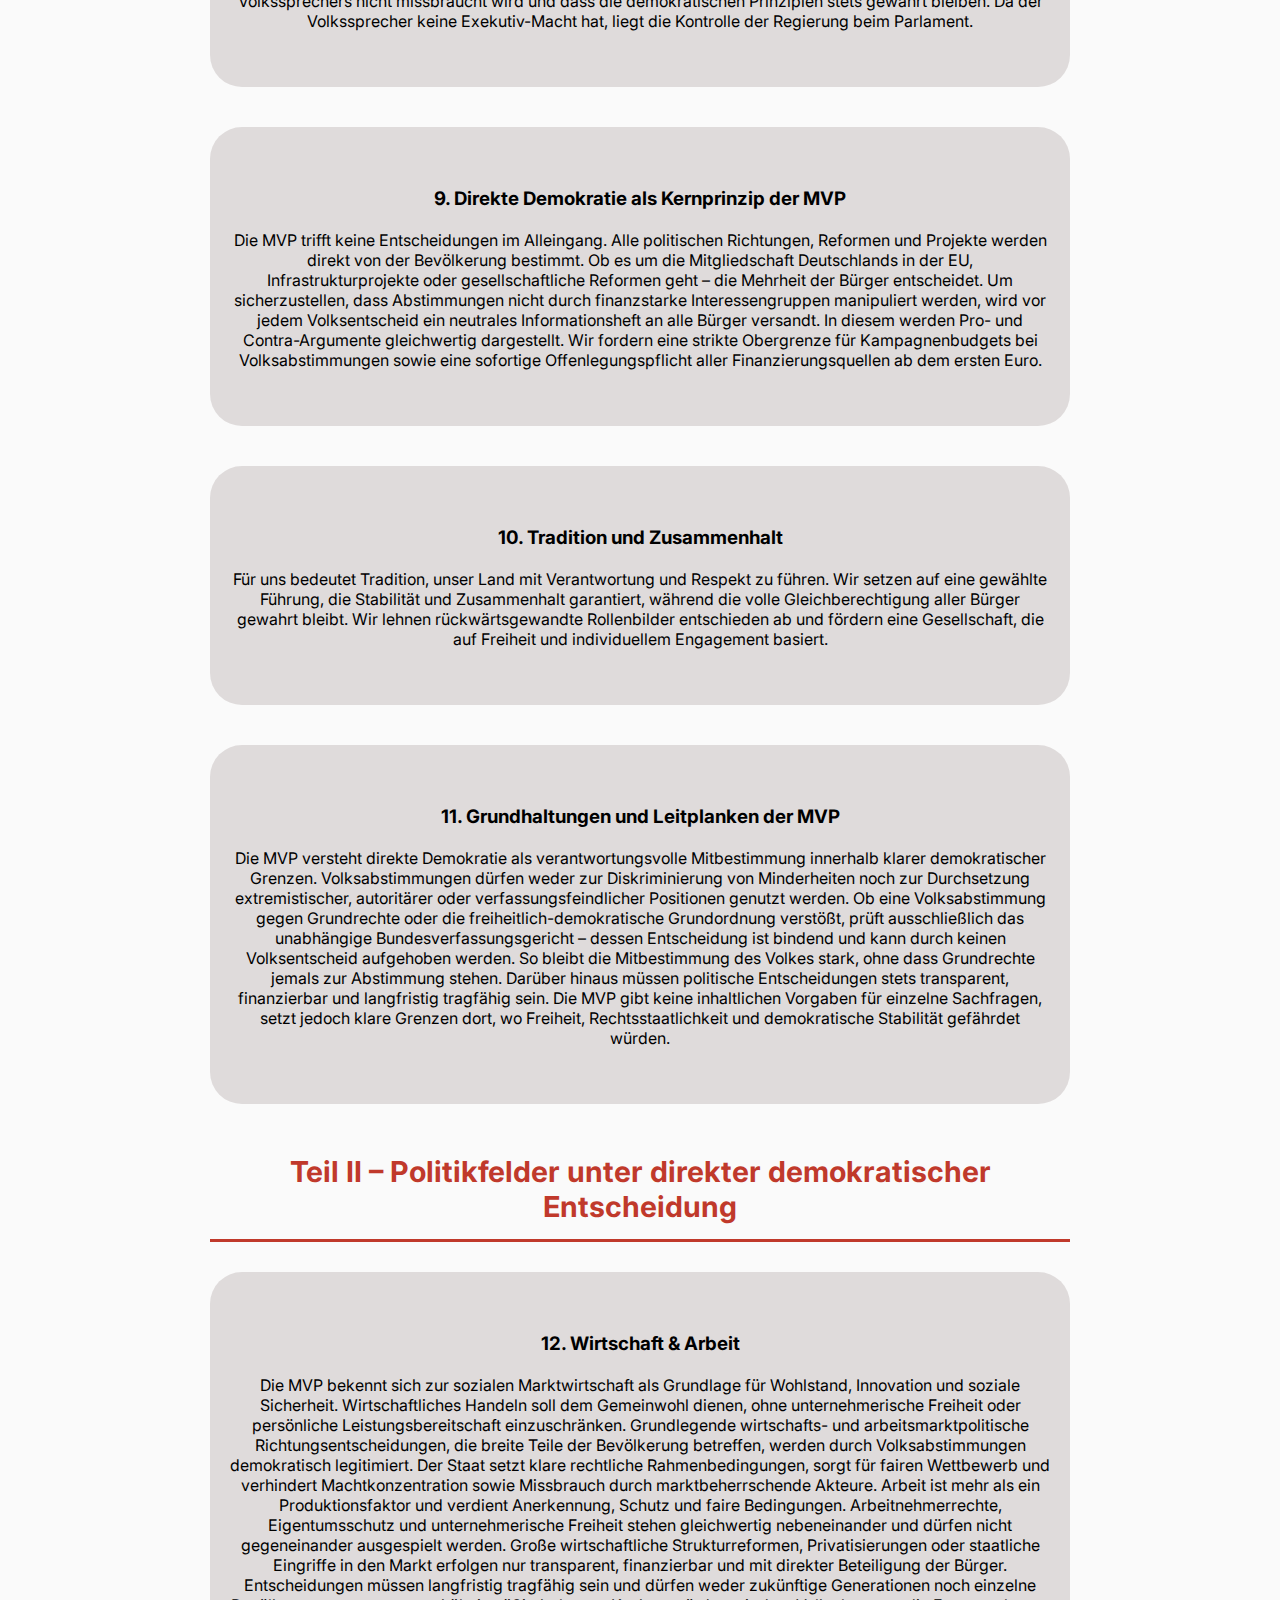
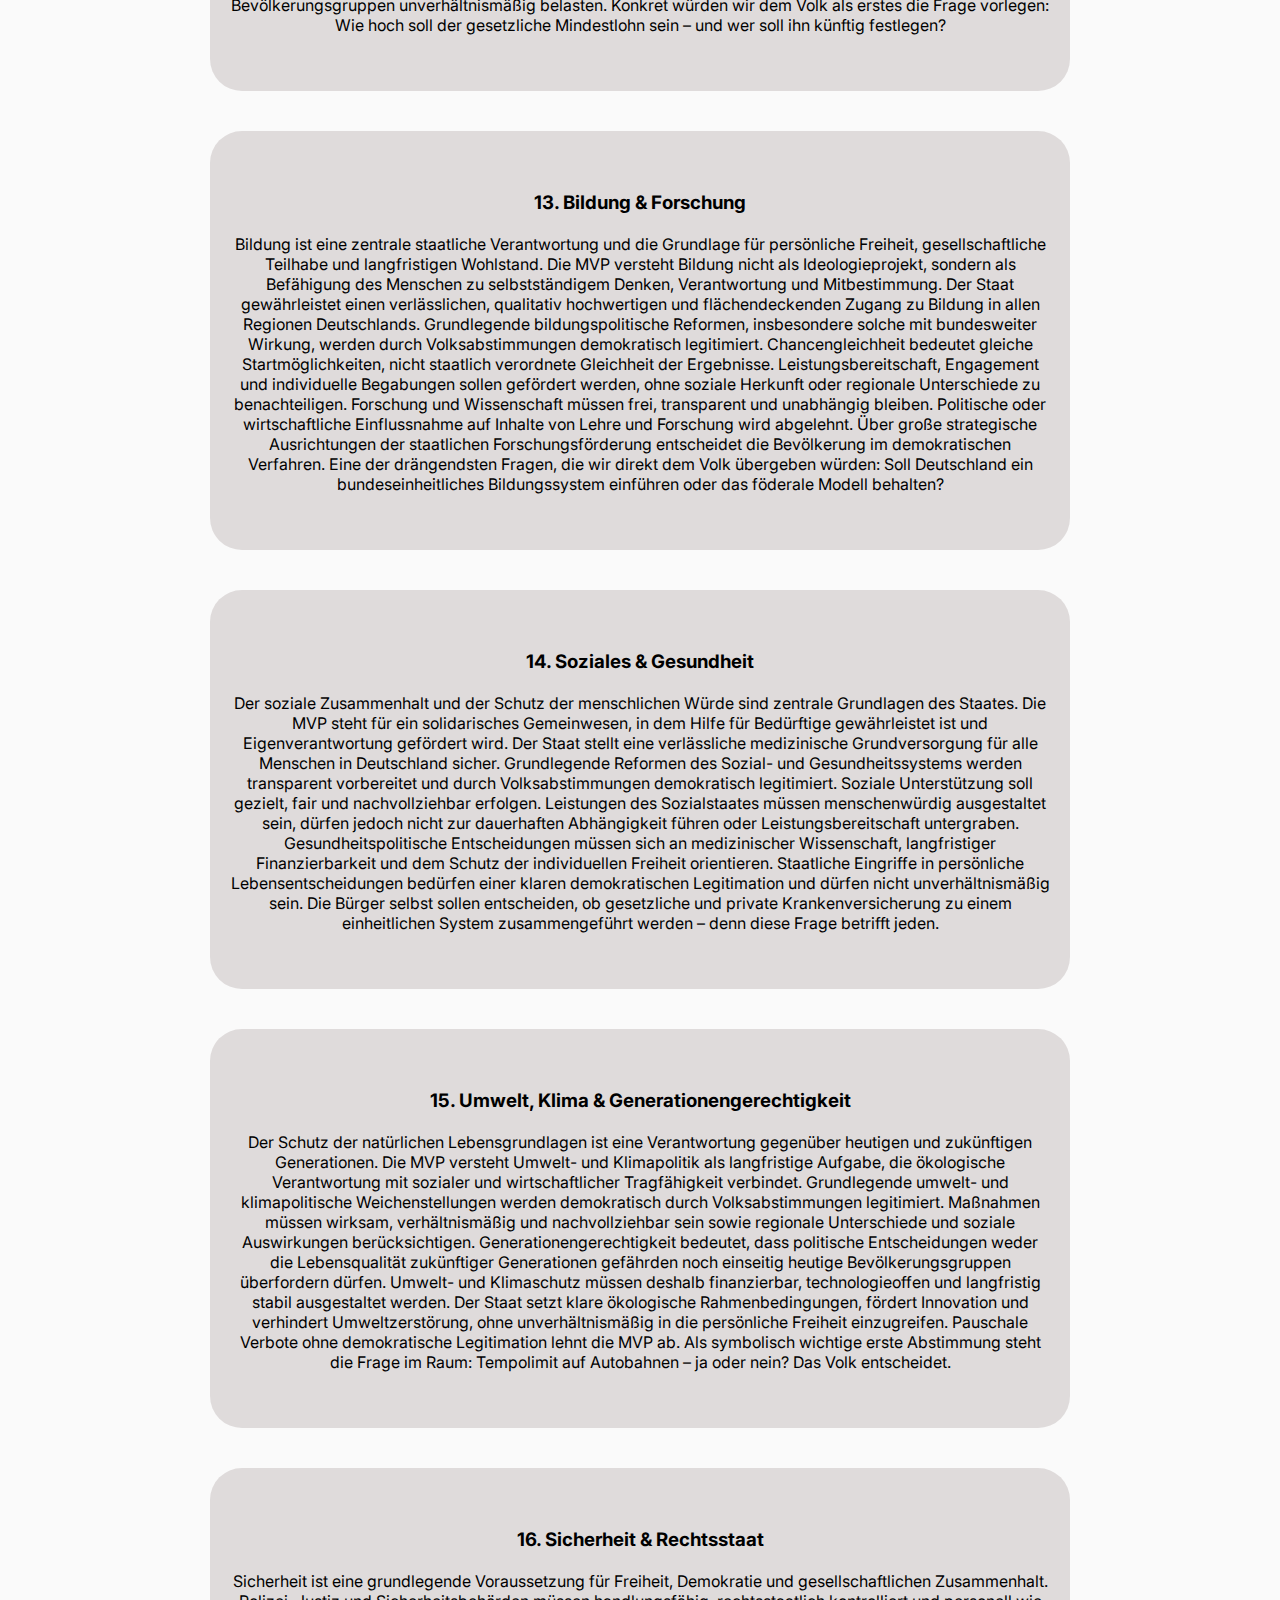
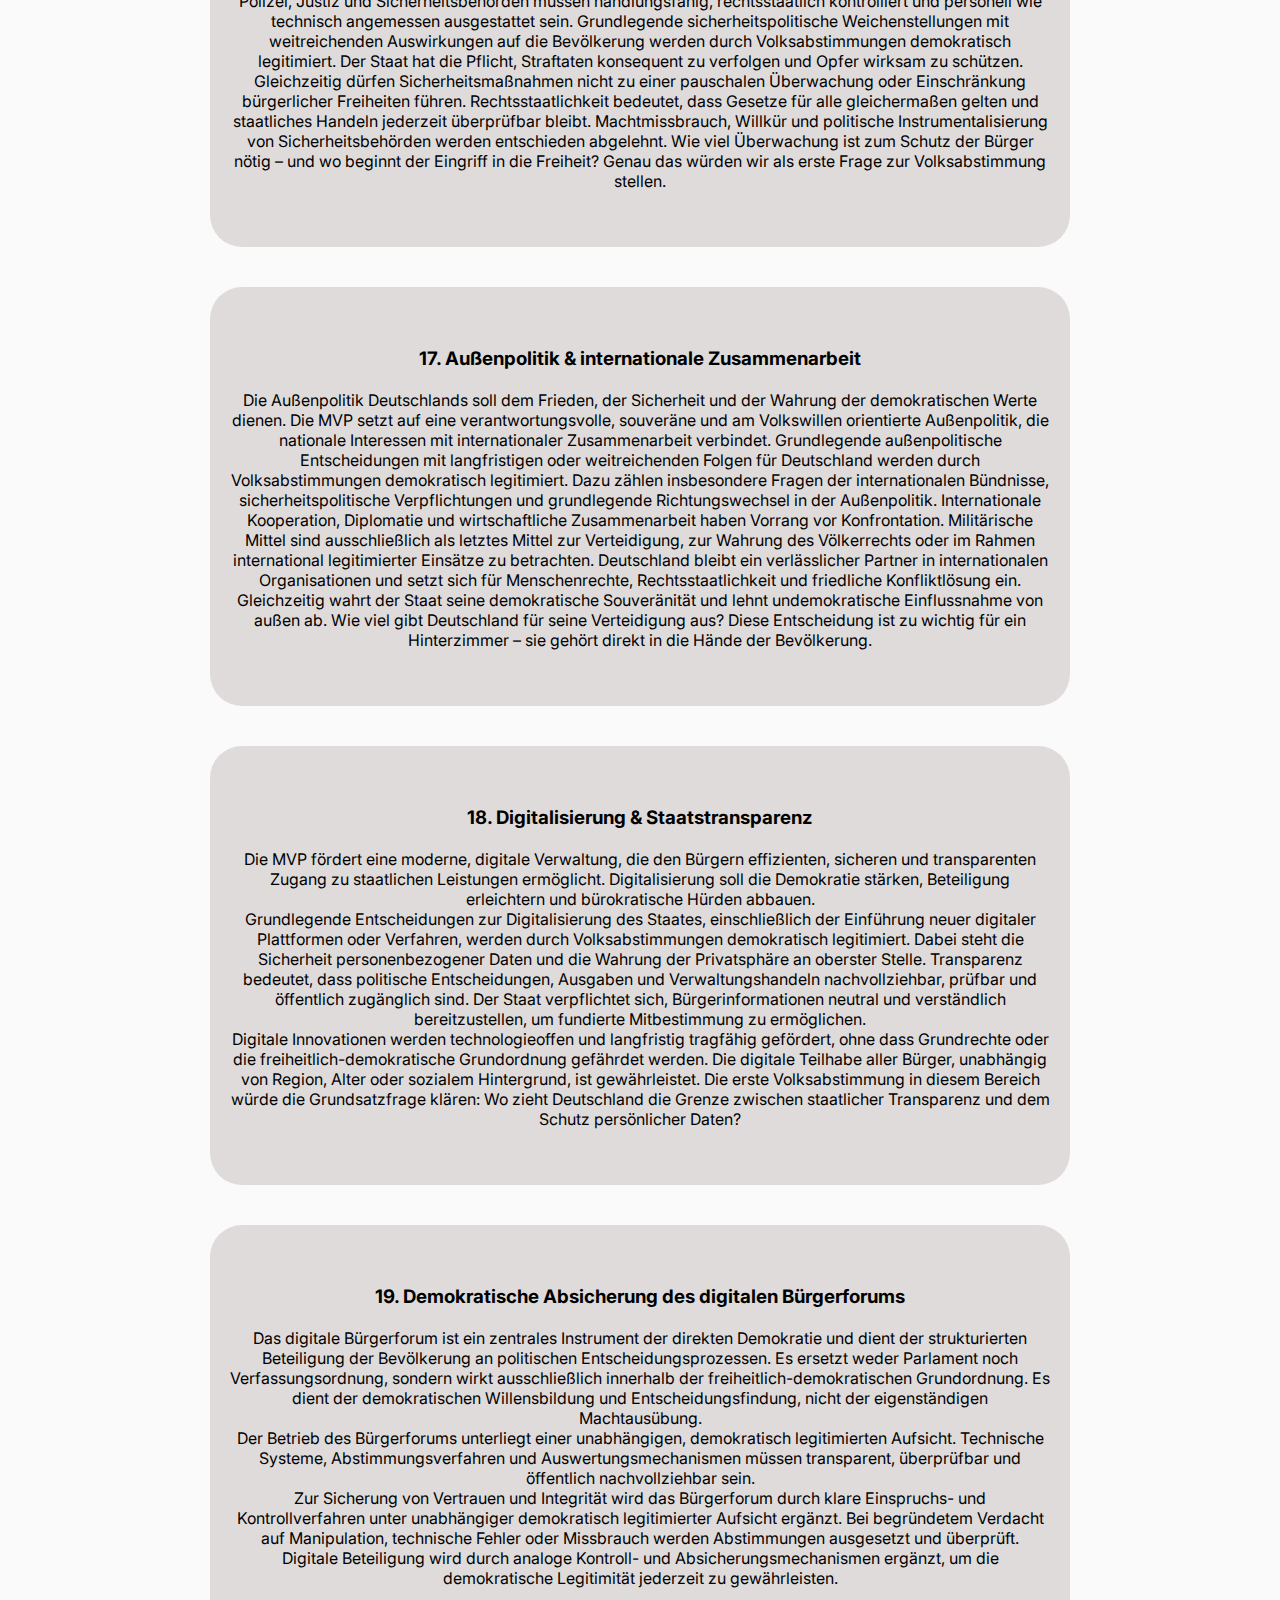
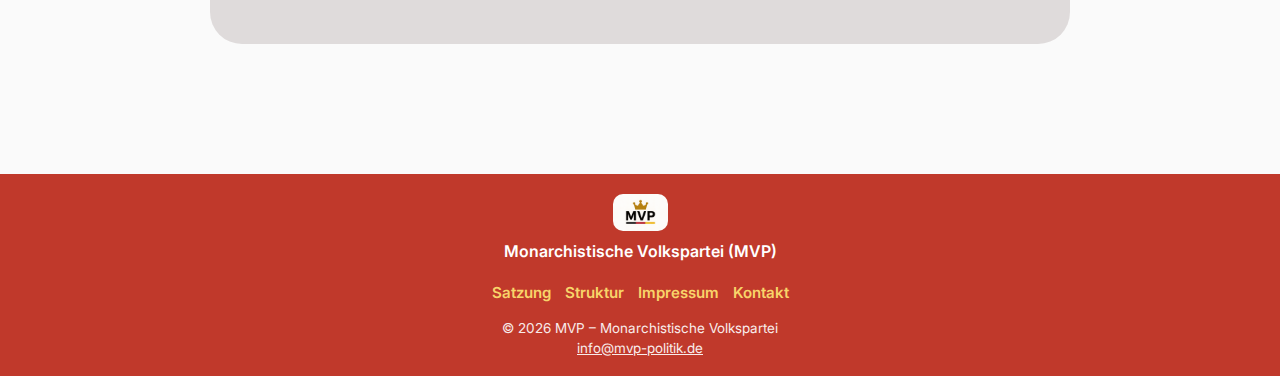
<file: ganzesprogramm.html>
<!DOCTYPE html>
<html lang="de">

<head>
    <meta charset="UTF-8">
    <meta name="viewport" content="width=device-width, initial-scale=1.0">
    <title>Wahlprogramm der MVP</title>
    <link rel="stylesheet" href="CSS/fonts.css">
    <link rel="stylesheet" href="CSS/components.css">
    <link rel="stylesheet" href="CSS/styles.css">
    <link rel="icon" type="image/png" href="img/favicon.png">
</head>

<body>
    <header>
        <div class="header-container">
            <a href="./"><img class="logoimg" src="img/logo.jpeg" alt="Logo"></a>

            <div class="menu-toggle" id="menu-toggle">
                <span></span>
                <span></span>
                <span></span>
            </div>

            <nav>
                <ul class="headerlinks" id="headerlinks">
                    <li><a href="./ganzesprogramm.html">Programm</a></li>
                    <li><a href="./about.html">Über MVP</a></li>
                    <li><a href="./bewerben.html">Mitmachen</a></li>
                    <li><a href="./kontakt.html">Kontakt</a></li>
                    <li><a href="./faq.html">Häufige Fragen</a></li>
                    <li><a href="./social.html">Social</a></li>
                </ul>
            </nav>
        </div>
    </header>

    <main>
        <section class="hero">
            <div class="hero-inner fade-up">
                <h1>Wahlprogramm der MVP</h1>
                <h2>Konkrete Politik für Mitbestimmung und lokale Stärke</h2>
                <p class="hero-sub">Kurzüberblick: Direkte Mitbestimmung, Transparenz, Stärkung der Regionen.</p>
                <a href="downloads/Wahlprogramm _MVP.pdf" download class="pdf-download-btn">Als PDF herunterladen</a>
            </div>
        </section>

        <div class="grundsatz-box">
            <p>Die Würde des Menschen, die Grundrechte sowie die freiheitlich-demokratische Grundordnung sind
                unantastbar und können durch keinen Mehrheitsentscheid eingeschränkt werden.</p>
        </div>

        <h2 class="section-title">Teil I – Grundsatz & Demokratie</h2>

        <section id="sec-1" class="headline">
            <h3>1. Staats- und Regierungsform</h3>
            <p>Das Staatsoberhaupt ist der Volkssprecher oder die Volkssprecherin. Um das Amt vor parteipolitischem
                Streit zu schützen, darf der Volkssprecher keiner politischen Partei angehören oder während der Amtszeit
                Parteifunktionen ausüben. Er fungiert als neutraler Schiedsrichter der Demokratie und als Symbol der
                Einheit, unabhängig von politischem Lagerdenken.
            </p>
        </section>

        <section id="sec-2" class="headline">
            <h3>2. Aufgaben des Volkssprechers / der Volkssprecherin</h3>
            <p>Der Volkssprecher erfüllt ausschließlich repräsentative Aufgaben: Staatsbesuche, Zeremonien,
                internationale
                Repräsentation und symbolische Akte wie die Feierliche Amtseinführung. Er/sie vermittelt
                Volksabstimmungen oder
                symbolische
                Botschaften, aber hat keine Regierungsbefugnisse.
            </p>
        </section>

        <section id="sec-3" class="headline">
            <h3>3. Parlament</h3>
            <p>Das Parlament arbeitet eng mit dem Volkssprecher zusammen und bildet einen starken, unabhängigen
                Gegenpol. Es
                ist verantwortlich für die Gesetzgebung, die Haushaltskontrolle und die politische Überprüfung der
                Regierung. Das Parlament setzt sich aus zwei Kammern zusammen: dem Bundestag, in dem die Bürger direkt
                vertreten sind, und dem Bundesrat, der die Interessen der Bundesländer wahrt. In extremen Fällen kann
                das
                Parlament Maßnahmen des Volkssprechers überprüfen oder blockieren, um Machtkonzentration zu verhindern.
                Die
                politische Führung und Umsetzung von Gesetzen obliegt ausschließlich dem Bundeskanzler und dem Kabinett.
            </p>
        </section>

        <section id="sec-4" class="headline">
            <h3>4. Direktdemokratische Elemente</h3>
            <p>Direktdemokratische Elemente spielen eine wichtige Rolle in der Regierungsführung. Bei entscheidenden
                Themen, wie der Außenpolitik, großen Infrastrukturprojekten oder gesellschaftlichen Reformen, können
                Volksabstimmungen durchgeführt werden. Zusätzlich wird ein digitales Bürgerforum eingerichtet, in dem
                Bürger Vorschläge einbringen, diskutieren und Empfehlungen an das Parlament weiterleiten können.
                Volksabstimmungen werden primär digital über das Bürgerforum durchgeführt und sind dadurch kostengünstig
                und flächendeckend zugänglich. Der Volkssprecher vermittelt die Ergebnisse dieser Foren und Abstimmungen
                an die Bevölkerung, um den Volkswillen transparent und nachvollziehbar zu machen</p>
        </section>

        <section id="sec-5" class="headline">
            <h3>5. Staats- und Nationalsymbole</h3>
            <p>Die deutschen Nationalsymbole bleiben in ihren Grundfarben schwarz, rot und gold erhalten. Optional
                können staatliche Gebäude mit einer stilisierten Bürgerkrone ergänzt werden, die als Symbol für die
                Souveränität des Volkes steht. Die MVP fördert ein reflektiertes Bewusstsein für unsere Geschichte und
                Kultur, das Tradition und moderne Demokratie als Einheit versteht und einen positiven, verbindenden
                Zusammenhalt schafft.</p>
        </section>

        <section id="sec-6" class="headline">
            <h3>6. Amtszeit und Wahl</h3>
            <p>Der Volkssprecher oder die Volkssprecherin wird für eine Amtszeit von vier Jahren direkt vom Volk
                gewählt. Um den Einfluss von Großspendern und Lobbygruppen zu verhindern, ist private Wahlwerbung für
                dieses Amt untersagt. Alle Kandidaten erhalten eine identische, rein staatlich finanzierte Plattform zur
                Vorstellung ihrer Person. Dies garantiert, dass die persönliche Eignung und Integrität entscheiden,
                nicht das Budget für Werbekampagnen. Jede Person, die die deutsche Staatsbürgerschaft besitzt, kann für
                das Amt kandidieren, unabhängig vom Alter oder anderen demografischen Kriterien. Die Wahl des
                Volkssprechers hat keinen Einfluss auf die Zusammensetzung der Regierung.</p>
        </section>

        <section id="sec-7" class="headline">
            <h3>7. Gleichberechtigung und Mitbestimmung</h3>
            <p>Die MVP setzt sich dafür ein, dass jede Person in Deutschland gleichberechtigt ist und die gleichen
                Rechte bei politischer Mitbestimmung, Abstimmungen und öffentlichen Ämtern hat – unabhängig von
                Geschlecht, Herkunft oder sozialen Umständen. Traditionen sollen bewahrt werden, ohne dabei individuelle
                Freiheit oder Gleichberechtigung einzuschränken. Niemand wird aufgrund seines Geschlechts in bestimmte
                Rollen gedrängt; Entscheidungen werden auf Grundlage von Fähigkeiten, Engagement und demokratischem
                Willen getroffen.</p>
        </section>


        <section id="sec-8" class="headline">
            <h3>8. Kontrolle und Checks &amp; Balances</h3>
            <p>Ein unabhängiges Verfassungsgericht und die parlamentarische Kontrolle stellen sicher, dass die Macht des
                Volkssprechers nicht missbraucht wird und dass die demokratischen Prinzipien stets gewahrt bleiben. Da
                der
                Volkssprecher keine Exekutiv-Macht hat, liegt die Kontrolle der Regierung beim Parlament.</p>
        </section>

        <section id="sec-9" class="headline">
            <h3>9. Direkte Demokratie als Kernprinzip der MVP</h3>
            <p>Die MVP trifft keine Entscheidungen im Alleingang. Alle politischen Richtungen, Reformen und Projekte
                werden direkt von der Bevölkerung bestimmt. Ob es um die Mitgliedschaft Deutschlands in der EU,
                Infrastrukturprojekte oder gesellschaftliche Reformen geht – die Mehrheit der Bürger entscheidet. Um
                sicherzustellen, dass Abstimmungen nicht durch finanzstarke Interessengruppen manipuliert werden, wird
                vor jedem Volksentscheid ein neutrales Informationsheft an alle Bürger versandt. In diesem werden Pro-
                und Contra-Argumente gleichwertig dargestellt. Wir fordern eine strikte Obergrenze für Kampagnenbudgets
                bei Volksabstimmungen sowie eine sofortige Offenlegungspflicht aller Finanzierungsquellen ab dem ersten
                Euro.</p>
        </section>

        <section id="sec-10" class="headline">
            <h3>10. Tradition und Zusammenhalt</h3>
            <p>Für uns bedeutet Tradition, unser Land mit Verantwortung und Respekt zu führen. Wir setzen auf eine
                gewählte Führung, die Stabilität und Zusammenhalt garantiert, während die volle Gleichberechtigung aller
                Bürger gewahrt bleibt. Wir lehnen rückwärtsgewandte Rollenbilder entschieden ab und fördern eine
                Gesellschaft, die auf Freiheit und individuellem Engagement basiert.</p>
        </section>

        <section id="sec-11" class="headline">
            <h3>11. Grundhaltungen und Leitplanken der MVP</h3>
            <p>Die MVP versteht direkte Demokratie als verantwortungsvolle Mitbestimmung innerhalb klarer demokratischer
                Grenzen. Volksabstimmungen dürfen weder zur Diskriminierung von Minderheiten noch zur Durchsetzung
                extremistischer, autoritärer oder verfassungsfeindlicher Positionen genutzt werden. Ob eine
                Volksabstimmung gegen Grundrechte oder die freiheitlich-demokratische Grundordnung verstößt, prüft
                ausschließlich das unabhängige Bundesverfassungsgericht – dessen Entscheidung ist bindend und kann durch
                keinen Volksentscheid aufgehoben werden. So bleibt die Mitbestimmung des Volkes stark, ohne dass
                Grundrechte jemals zur Abstimmung stehen. Darüber hinaus müssen politische Entscheidungen stets
                transparent, finanzierbar und langfristig tragfähig sein. Die MVP gibt keine inhaltlichen Vorgaben für
                einzelne Sachfragen, setzt jedoch klare Grenzen dort, wo Freiheit, Rechtsstaatlichkeit und demokratische
                Stabilität gefährdet würden.</p>
        </section>

        <h2 class="section-title">Teil II – Politikfelder unter direkter demokratischer Entscheidung</h2>

        <section id="sec-12" class="headline">
            <h3>12. Wirtschaft & Arbeit</h3>
            <p>Die MVP bekennt sich zur sozialen Marktwirtschaft als Grundlage für Wohlstand, Innovation und soziale
                Sicherheit. Wirtschaftliches Handeln soll dem Gemeinwohl dienen, ohne unternehmerische Freiheit oder
                persönliche Leistungsbereitschaft einzuschränken.
                Grundlegende wirtschafts- und arbeitsmarktpolitische Richtungsentscheidungen, die breite Teile der
                Bevölkerung betreffen, werden durch Volksabstimmungen demokratisch legitimiert. Der Staat setzt klare
                rechtliche Rahmenbedingungen, sorgt für fairen Wettbewerb und verhindert Machtkonzentration sowie
                Missbrauch durch marktbeherrschende Akteure.
                Arbeit ist mehr als ein Produktionsfaktor und verdient Anerkennung, Schutz und faire Bedingungen.
                Arbeitnehmerrechte, Eigentumsschutz und unternehmerische Freiheit stehen gleichwertig nebeneinander und
                dürfen nicht gegeneinander ausgespielt werden.
                Große wirtschaftliche Strukturreformen, Privatisierungen oder staatliche Eingriffe in den Markt erfolgen
                nur transparent, finanzierbar und mit direkter Beteiligung der Bürger. Entscheidungen müssen langfristig
                tragfähig sein und dürfen weder zukünftige Generationen noch einzelne Bevölkerungsgruppen
                unverhältnismäßig belasten. Konkret würden wir dem Volk als erstes die Frage vorlegen: Wie hoch soll der
                gesetzliche Mindestlohn sein – und wer soll ihn künftig festlegen?
            </p>
        </section>

        <section id="sec-13" class="headline">
            <h3>13. Bildung & Forschung</h3>
            <p>Bildung ist eine zentrale staatliche Verantwortung und die Grundlage für persönliche Freiheit,
                gesellschaftliche Teilhabe und langfristigen Wohlstand. Die MVP versteht Bildung nicht als
                Ideologieprojekt, sondern als Befähigung des Menschen zu selbstständigem Denken, Verantwortung und
                Mitbestimmung.
                Der Staat gewährleistet einen verlässlichen, qualitativ hochwertigen und flächendeckenden Zugang zu
                Bildung in allen Regionen Deutschlands. Grundlegende bildungspolitische Reformen, insbesondere solche
                mit bundesweiter Wirkung, werden durch Volksabstimmungen demokratisch legitimiert.
                Chancengleichheit bedeutet gleiche Startmöglichkeiten, nicht staatlich verordnete Gleichheit der
                Ergebnisse. Leistungsbereitschaft, Engagement und individuelle Begabungen sollen gefördert werden, ohne
                soziale Herkunft oder regionale Unterschiede zu benachteiligen.
                Forschung und Wissenschaft müssen frei, transparent und unabhängig bleiben. Politische oder
                wirtschaftliche Einflussnahme auf Inhalte von Lehre und Forschung wird abgelehnt. Über große
                strategische Ausrichtungen der staatlichen Forschungsförderung entscheidet die Bevölkerung im
                demokratischen Verfahren. Eine der drängendsten Fragen, die wir direkt dem Volk übergeben würden: Soll
                Deutschland ein bundeseinheitliches Bildungssystem einführen oder das föderale Modell behalten?
            </p>
        </section>

        <section id="sec-14" class="headline">
            <h3>14. Soziales & Gesundheit</h3>
            <p>Der soziale Zusammenhalt und der Schutz der menschlichen Würde sind zentrale Grundlagen des Staates. Die
                MVP steht für ein solidarisches Gemeinwesen, in dem Hilfe für Bedürftige gewährleistet ist und
                Eigenverantwortung gefördert wird.
                Der Staat stellt eine verlässliche medizinische Grundversorgung für alle Menschen in Deutschland sicher.
                Grundlegende Reformen des Sozial- und Gesundheitssystems werden transparent vorbereitet und durch
                Volksabstimmungen demokratisch legitimiert.
                Soziale Unterstützung soll gezielt, fair und nachvollziehbar erfolgen. Leistungen des Sozialstaates
                müssen menschenwürdig ausgestaltet sein, dürfen jedoch nicht zur dauerhaften Abhängigkeit führen oder
                Leistungsbereitschaft untergraben.
                Gesundheitspolitische Entscheidungen müssen sich an medizinischer Wissenschaft, langfristiger
                Finanzierbarkeit und dem Schutz der individuellen Freiheit orientieren. Staatliche Eingriffe in
                persönliche Lebensentscheidungen bedürfen einer klaren demokratischen Legitimation und dürfen nicht
                unverhältnismäßig sein. Die Bürger selbst sollen entscheiden, ob gesetzliche und private
                Krankenversicherung zu einem einheitlichen System zusammengeführt werden – denn diese Frage betrifft
                jeden.
            </p>
        </section>

        <section id="sec-15" class="headline">
            <h3>15. Umwelt, Klima & Generationengerechtigkeit</h3>
            <p>Der Schutz der natürlichen Lebensgrundlagen ist eine Verantwortung gegenüber heutigen und zukünftigen
                Generationen. Die MVP versteht Umwelt- und Klimapolitik als langfristige Aufgabe, die ökologische
                Verantwortung mit sozialer und wirtschaftlicher Tragfähigkeit verbindet.
                Grundlegende umwelt- und klimapolitische Weichenstellungen werden demokratisch durch Volksabstimmungen
                legitimiert. Maßnahmen müssen wirksam, verhältnismäßig und nachvollziehbar sein sowie regionale
                Unterschiede und soziale Auswirkungen berücksichtigen.
                Generationengerechtigkeit bedeutet, dass politische Entscheidungen weder die Lebensqualität zukünftiger
                Generationen gefährden noch einseitig heutige Bevölkerungsgruppen überfordern dürfen. Umwelt- und
                Klimaschutz müssen deshalb finanzierbar, technologieoffen und langfristig stabil ausgestaltet werden.
                Der Staat setzt klare ökologische Rahmenbedingungen, fördert Innovation und verhindert Umweltzerstörung,
                ohne unverhältnismäßig in die persönliche Freiheit einzugreifen. Pauschale Verbote ohne demokratische
                Legitimation lehnt die MVP ab. Als symbolisch wichtige erste Abstimmung steht die Frage im Raum:
                Tempolimit auf Autobahnen – ja oder nein? Das Volk entscheidet.
            </p>
        </section>

        <section id="sec-16" class="headline">
            <h3>16. Sicherheit & Rechtsstaat</h3>
            <p>Sicherheit ist eine grundlegende Voraussetzung für Freiheit, Demokratie und gesellschaftlichen
                Zusammenhalt.
                Polizei, Justiz und Sicherheitsbehörden müssen handlungsfähig, rechtsstaatlich kontrolliert und
                personell wie technisch angemessen ausgestattet sein. Grundlegende sicherheitspolitische
                Weichenstellungen mit weitreichenden Auswirkungen auf die Bevölkerung werden durch Volksabstimmungen
                demokratisch legitimiert.
                Der Staat hat die Pflicht, Straftaten konsequent zu verfolgen und Opfer wirksam zu schützen.
                Gleichzeitig dürfen Sicherheitsmaßnahmen nicht zu einer pauschalen Überwachung oder Einschränkung
                bürgerlicher Freiheiten führen.
                Rechtsstaatlichkeit bedeutet, dass Gesetze für alle gleichermaßen gelten und staatliches Handeln
                jederzeit überprüfbar bleibt. Machtmissbrauch, Willkür und politische Instrumentalisierung von
                Sicherheitsbehörden werden entschieden abgelehnt. Wie viel Überwachung ist zum Schutz der Bürger nötig –
                und wo beginnt der Eingriff in die Freiheit? Genau das würden wir als erste Frage zur Volksabstimmung
                stellen.
            </p>
        </section>

        <section id="sec-17" class="headline">
            <h3>17. Außenpolitik & internationale Zusammenarbeit</h3>
            <p>Die Außenpolitik Deutschlands soll dem Frieden, der Sicherheit und der Wahrung der demokratischen Werte
                dienen. Die MVP setzt auf eine verantwortungsvolle, souveräne und am Volkswillen orientierte
                Außenpolitik, die nationale Interessen mit internationaler Zusammenarbeit verbindet.
                Grundlegende außenpolitische Entscheidungen mit langfristigen oder weitreichenden Folgen für Deutschland
                werden durch Volksabstimmungen demokratisch legitimiert. Dazu zählen insbesondere Fragen der
                internationalen Bündnisse, sicherheitspolitische Verpflichtungen und grundlegende Richtungswechsel in
                der Außenpolitik.
                Internationale Kooperation, Diplomatie und wirtschaftliche Zusammenarbeit haben Vorrang vor
                Konfrontation. Militärische Mittel sind ausschließlich als letztes Mittel zur Verteidigung, zur Wahrung
                des Völkerrechts oder im Rahmen international legitimierter Einsätze zu betrachten.
                Deutschland bleibt ein verlässlicher Partner in internationalen Organisationen und setzt sich für
                Menschenrechte, Rechtsstaatlichkeit und friedliche Konfliktlösung ein. Gleichzeitig wahrt der Staat
                seine demokratische Souveränität und lehnt undemokratische Einflussnahme von außen ab. Wie viel gibt
                Deutschland für seine Verteidigung aus? Diese Entscheidung ist zu wichtig für ein Hinterzimmer – sie
                gehört
                direkt in die Hände der Bevölkerung.
            </p>
        </section>

        <section id="sec-18" class="headline">
            <h3>18. Digitalisierung & Staatstransparenz</h3>
            <p>Die MVP fördert eine moderne, digitale Verwaltung, die den Bürgern effizienten, sicheren und
                transparenten Zugang zu staatlichen Leistungen ermöglicht. Digitalisierung soll die Demokratie stärken,
                Beteiligung erleichtern und bürokratische Hürden abbauen. <br>
                Grundlegende Entscheidungen zur Digitalisierung des Staates, einschließlich der Einführung neuer
                digitaler Plattformen oder Verfahren, werden durch Volksabstimmungen demokratisch legitimiert. Dabei
                steht die Sicherheit personenbezogener Daten und die Wahrung der Privatsphäre an oberster Stelle.
                Transparenz bedeutet, dass politische Entscheidungen, Ausgaben und Verwaltungshandeln nachvollziehbar,
                prüfbar und öffentlich zugänglich sind. Der Staat verpflichtet sich, Bürgerinformationen neutral und
                verständlich bereitzustellen, um fundierte Mitbestimmung zu ermöglichen. <br>
                Digitale Innovationen werden technologieoffen und langfristig tragfähig gefördert, ohne dass Grundrechte
                oder die freiheitlich-demokratische Grundordnung gefährdet werden. Die digitale Teilhabe aller Bürger,
                unabhängig von Region, Alter oder sozialem Hintergrund, ist gewährleistet. Die erste Volksabstimmung in
                diesem Bereich würde die Grundsatzfrage klären: Wo zieht Deutschland die Grenze zwischen staatlicher
                Transparenz und dem Schutz persönlicher Daten?
            </p>
        </section>

        <section id="sec-19" class="headline">
            <h3>19. Demokratische Absicherung des digitalen Bürgerforums</h3>
            <p>Das digitale Bürgerforum ist ein zentrales Instrument der direkten Demokratie und dient der
                strukturierten Beteiligung der Bevölkerung an politischen Entscheidungsprozessen. Es ersetzt weder
                Parlament noch Verfassungsordnung, sondern wirkt ausschließlich innerhalb der
                freiheitlich-demokratischen Grundordnung. Es dient der demokratischen Willensbildung und
                Entscheidungsfindung, nicht der eigenständigen Machtausübung. <br>

                Der Betrieb des Bürgerforums unterliegt einer unabhängigen, demokratisch legitimierten Aufsicht.
                Technische Systeme, Abstimmungsverfahren und Auswertungsmechanismen müssen transparent, überprüfbar und
                öffentlich nachvollziehbar sein. <br>

                Zur Sicherung von Vertrauen und Integrität wird das Bürgerforum durch klare Einspruchs- und
                Kontrollverfahren unter unabhängiger demokratisch legitimierter Aufsicht ergänzt. Bei begründetem
                Verdacht auf Manipulation, technische Fehler oder Missbrauch
                werden Abstimmungen ausgesetzt und überprüft. <br>

                Digitale Beteiligung wird durch analoge Kontroll- und Absicherungsmechanismen ergänzt, um die
                demokratische Legitimität jederzeit zu gewährleisten.
            </p>
        </section>

    </main>

    <footer id="kontakt">
        <div class="footer-content">
            <div class="footer-logo">
                <img src="img/logo.jpeg" alt="MVP Logo" loading="lazy">
                <p>Monarchistische Volkspartei (MVP)</p>
            </div>

            <div class="footer-links">
                <a href="./satzung.html">Satzung</a>
                <a href="./nachweis-demokratie.html">Struktur</a>
                <a href="./impressum.html">Impressum</a>
                <a href="./kontakt.html">Kontakt</a>
            </div>

            <div class="footer-bottom">
                <p>© 2026 MVP – Monarchistische Volkspartei</p>
                <p>
                    <a href="mailto:info@mvp-politik.de">
                        info@mvp-politik.de
                    </a>
                </p>
            </div>
        </div>
    </footer>
    <script src="Javascript/headerlinks.js"></script>

</body>

</html>
</file>
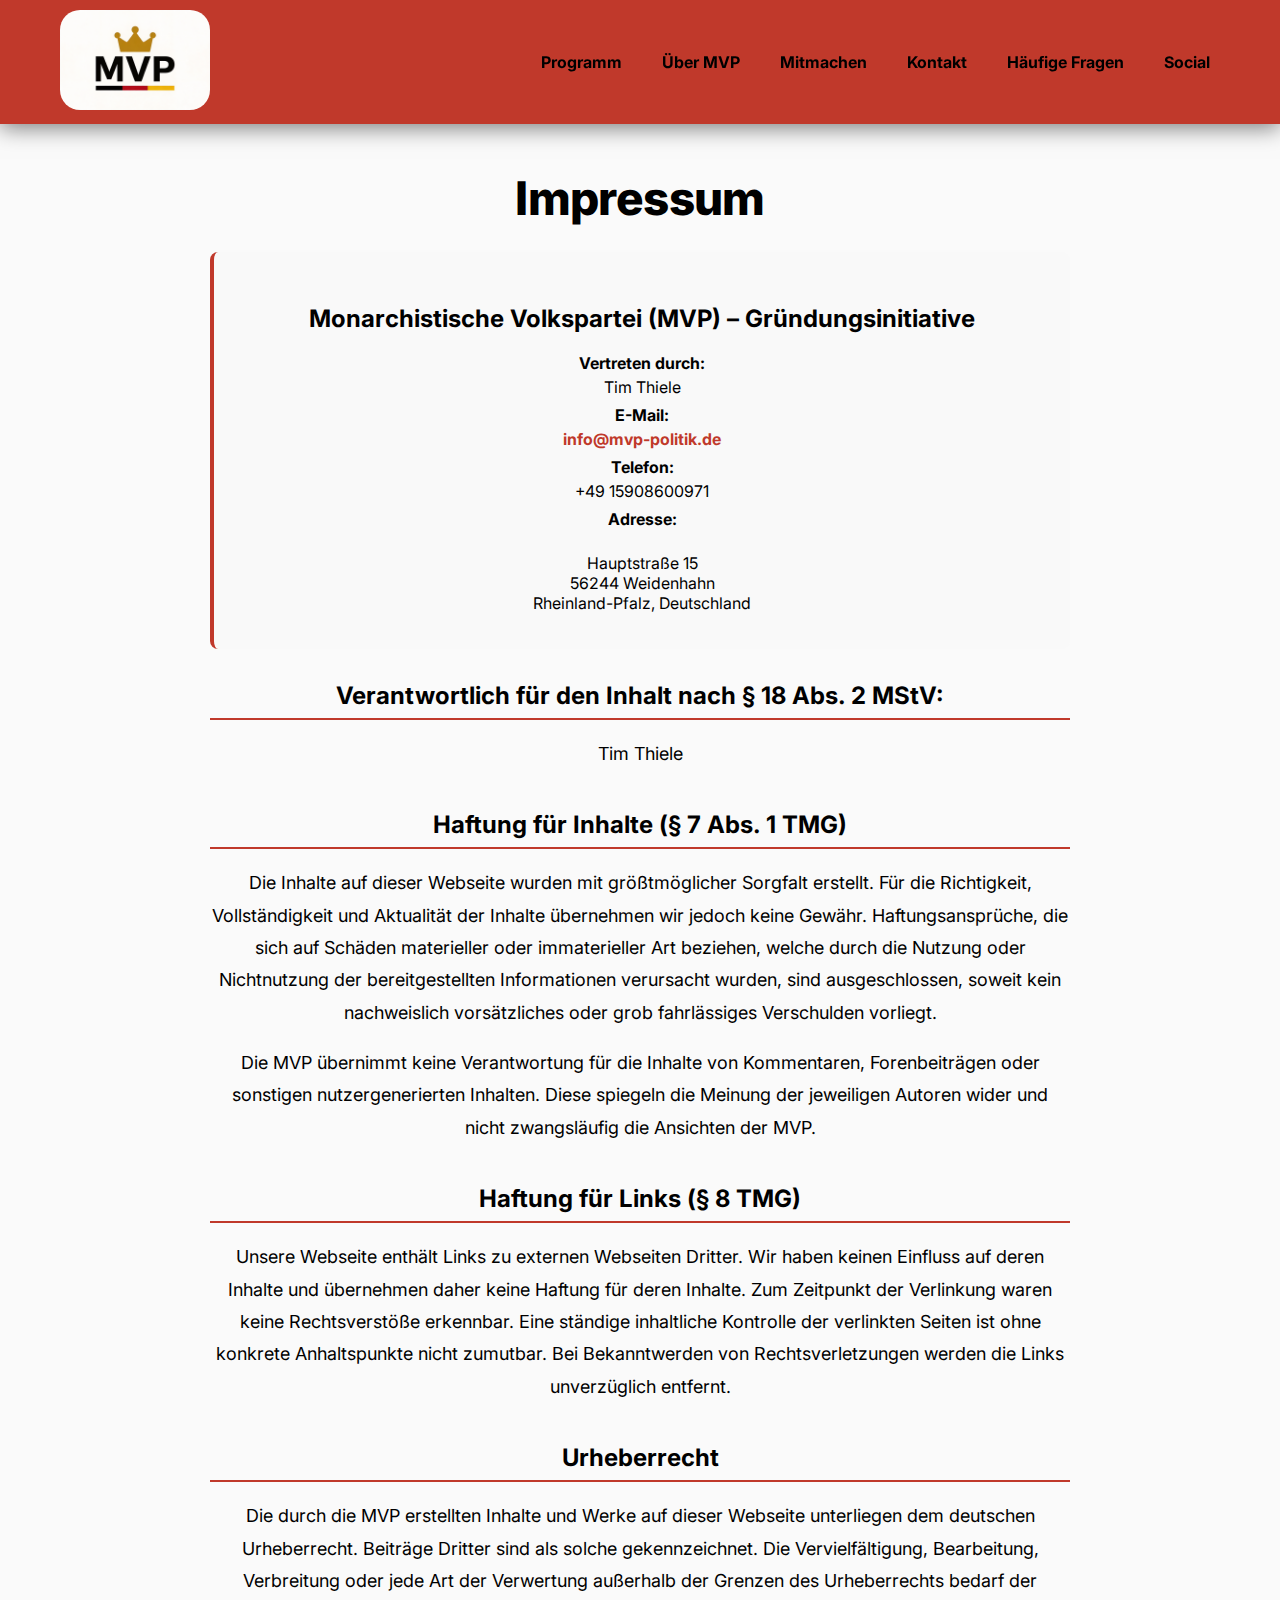
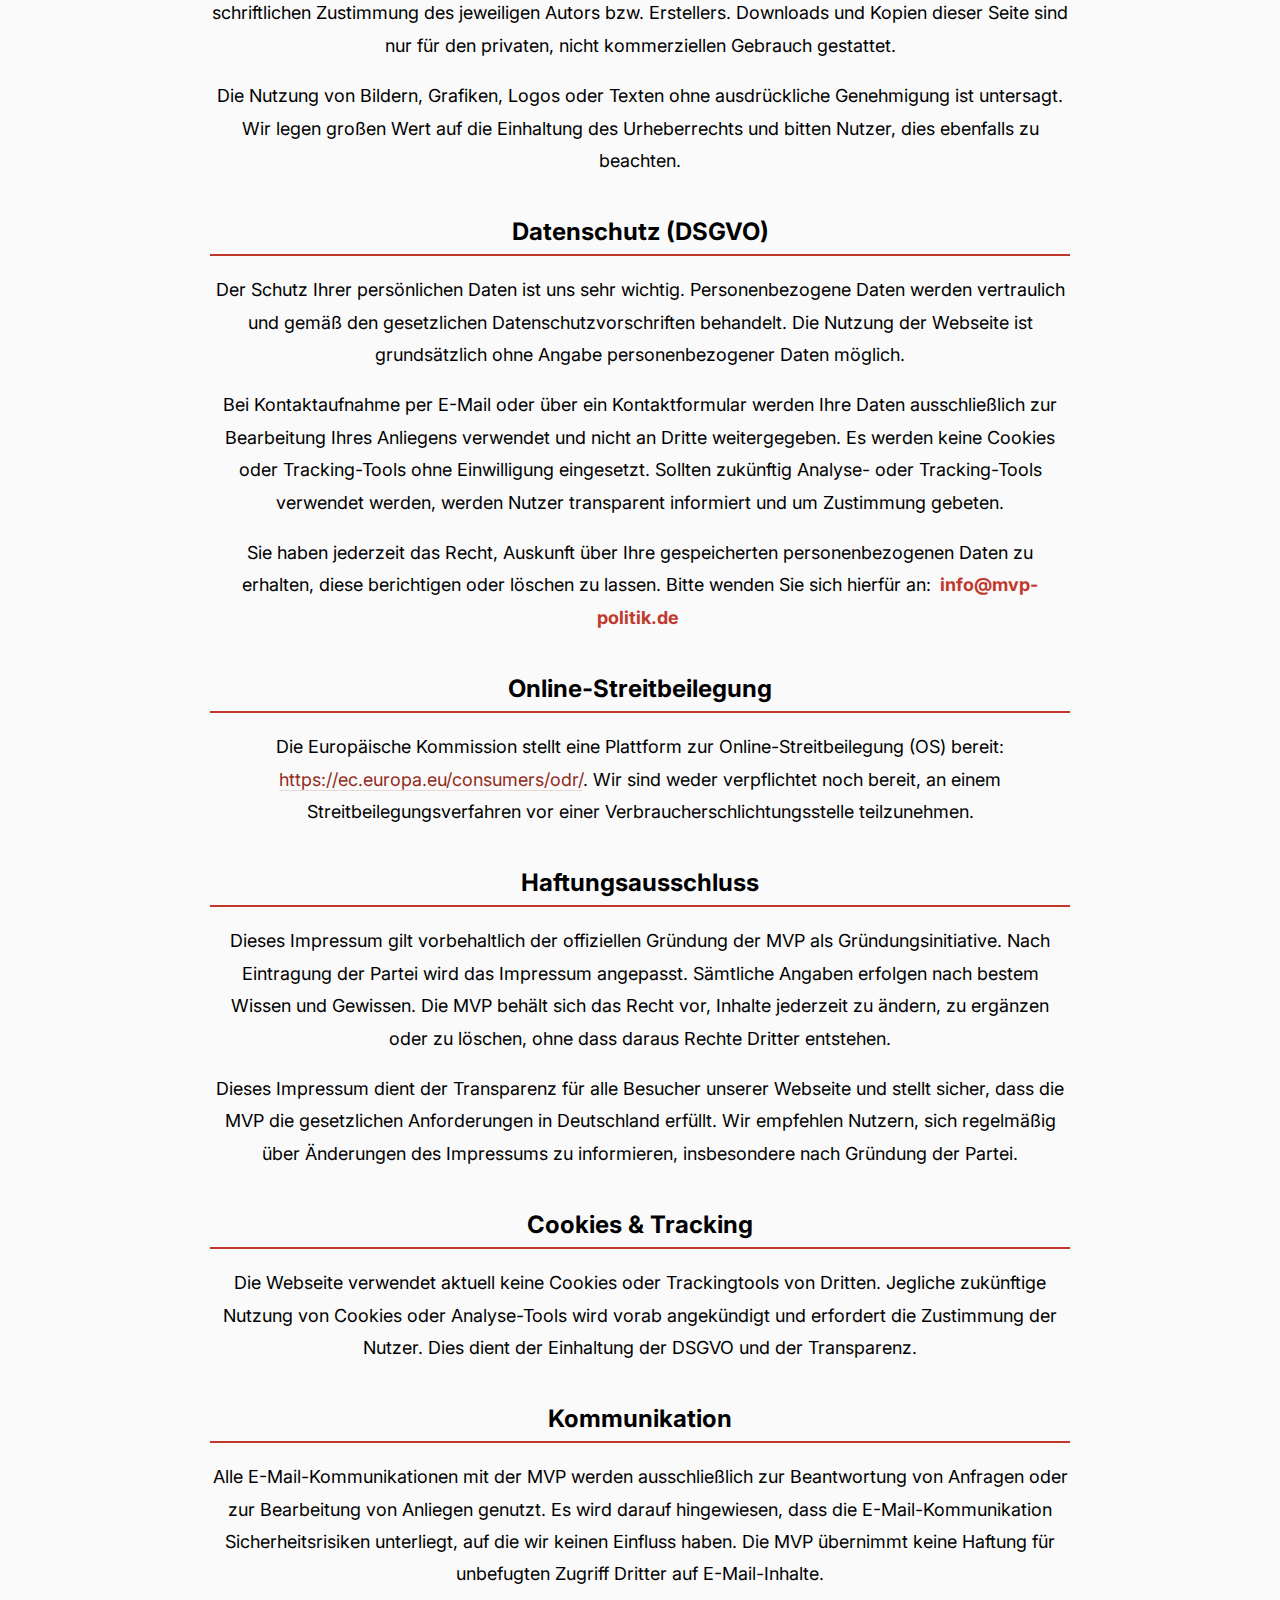
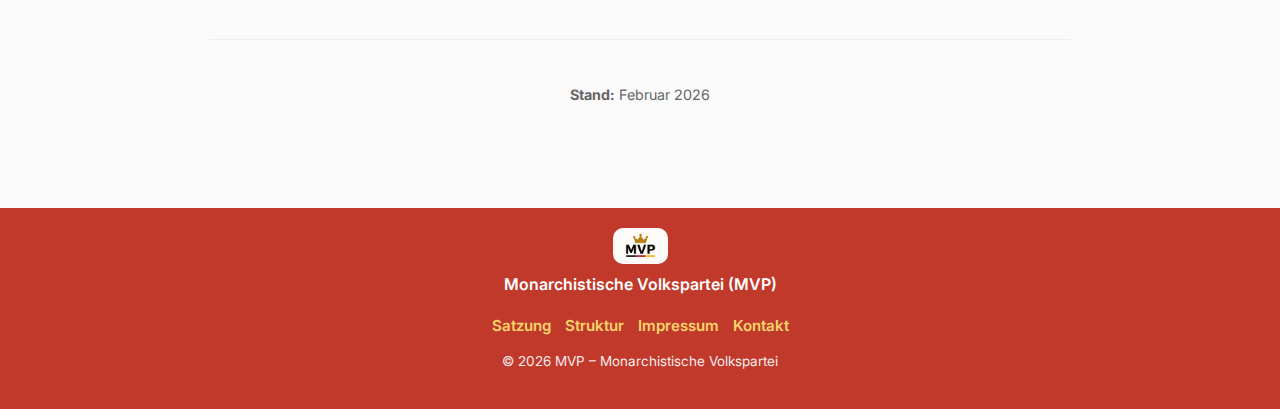
<file: impressum.html>
<!DOCTYPE html>
<html lang="de">

<head>
    <meta charset="UTF-8">
    <meta name="viewport" content="width=device-width, initial-scale=1.0">
    <title>Impressum – MVP</title>
    <link rel="stylesheet" href="CSS/fonts.css">
    <link rel="stylesheet" href="CSS/components.css">
    <link rel="stylesheet" href="CSS/styles.css">
    <link rel="stylesheet" href="CSS/impressum.css">
    <link rel="icon" type="image/png" href="img/favicon.png">
</head>

<body>
     <header>
        <div class="header-container">
            <a href="./"><img class="logoimg" src="img/logo.jpeg" alt="Logo"></a>

            <div class="menu-toggle" id="menu-toggle">
                <span></span>
                <span></span>
                <span></span>
            </div>

            <nav>
                <ul class="headerlinks" id="headerlinks">
                    <li><a href="./ganzesprogramm.html">Programm</a></li>
                    <li><a href="./about.html">Über MVP</a></li>
                    <li><a href="./bewerben.html">Mitmachen</a></li>
                    <li><a href="./kontakt.html">Kontakt</a></li>
                    <li><a href="./faq.html">Häufige Fragen</a></li>
                    <li><a href="./social.html">Social</a></li>
                </ul>
            </nav>
        </div>
    </header>

    <main>
        <section class="headline">
            <h1>Impressum</h1>
        </section>

        <!-- Contact Information -->
        <section class="contact-info">
            <h2>Monarchistische Volkspartei (MVP) – Gründungsinitiative</h2>
            <p><strong>Vertreten durch:</strong> Tim Thiele</p>
            <p><strong>E-Mail:</strong> <a href="mailto:info@mvp-politik.de">info@mvp-politik.de</a></p>
            <p><strong>Telefon:</strong> +49 15908600971</p>
            <p><strong>Adresse:</strong><br>
                Hauptstraße 15<br>
                56244 Weidenhahn<br>
                Rheinland-Pfalz, Deutschland</p>
        </section>

        <!-- Legal Sections -->
        <section class="legal-section">
            <h3>Verantwortlich für den Inhalt nach § 18 Abs. 2 MStV:</h3>
            <p>Tim Thiele</p>
        </section>

        <section class="legal-section">
            <h3>Haftung für Inhalte (§ 7 Abs. 1 TMG)</h3>
            <p>Die Inhalte auf dieser Webseite wurden mit größtmöglicher Sorgfalt erstellt. Für die Richtigkeit,
                Vollständigkeit und Aktualität der Inhalte übernehmen wir jedoch keine Gewähr. Haftungsansprüche, die sich
                auf Schäden materieller oder immaterieller Art beziehen, welche durch die Nutzung oder Nichtnutzung der
                bereitgestellten Informationen verursacht wurden, sind ausgeschlossen, soweit kein nachweislich
                vorsätzliches oder grob fahrlässiges Verschulden vorliegt.</p>
            <p>Die MVP übernimmt keine Verantwortung für die Inhalte von Kommentaren, Forenbeiträgen oder sonstigen
                nutzergenerierten Inhalten. Diese spiegeln die Meinung der jeweiligen Autoren wider und nicht zwangsläufig
                die Ansichten der MVP.</p>
        </section>

        <section class="legal-section">
            <h3>Haftung für Links (§ 8 TMG)</h3>
            <p>Unsere Webseite enthält Links zu externen Webseiten Dritter. Wir haben keinen Einfluss auf deren Inhalte und
                übernehmen daher keine Haftung für deren Inhalte. Zum Zeitpunkt der Verlinkung waren keine Rechtsverstöße
                erkennbar. Eine ständige inhaltliche Kontrolle der verlinkten Seiten ist ohne konkrete Anhaltspunkte nicht
                zumutbar. Bei Bekanntwerden von Rechtsverletzungen werden die Links unverzüglich entfernt.</p>
        </section>

        <section class="legal-section">
            <h3>Urheberrecht</h3>
            <p>Die durch die MVP erstellten Inhalte und Werke auf dieser Webseite unterliegen dem deutschen Urheberrecht.
                Beiträge Dritter sind als solche gekennzeichnet. Die Vervielfältigung, Bearbeitung, Verbreitung oder jede
                Art der Verwertung außerhalb der Grenzen des Urheberrechts bedarf der schriftlichen Zustimmung des
                jeweiligen Autors bzw. Erstellers. Downloads und Kopien dieser Seite sind nur für den privaten, nicht
                kommerziellen Gebrauch gestattet.</p>
            <p>Die Nutzung von Bildern, Grafiken, Logos oder Texten ohne ausdrückliche Genehmigung ist untersagt. Wir legen
                großen Wert auf die Einhaltung des Urheberrechts und bitten Nutzer, dies ebenfalls zu beachten.</p>
        </section>

        <section class="legal-section">
            <h3>Datenschutz (DSGVO)</h3>
            <p>Der Schutz Ihrer persönlichen Daten ist uns sehr wichtig. Personenbezogene Daten werden vertraulich und gemäß
                den gesetzlichen Datenschutzvorschriften behandelt. Die Nutzung der Webseite ist grundsätzlich ohne Angabe
                personenbezogener Daten möglich.</p>
            <p>Bei Kontaktaufnahme per E-Mail oder über ein Kontaktformular werden Ihre Daten ausschließlich zur Bearbeitung
                Ihres Anliegens verwendet und nicht an Dritte weitergegeben. Es werden keine Cookies oder Tracking-Tools
                ohne Einwilligung eingesetzt. Sollten zukünftig Analyse- oder Tracking-Tools verwendet werden, werden Nutzer
                transparent informiert und um Zustimmung gebeten.</p>
            <p>Sie haben jederzeit das Recht, Auskunft über Ihre gespeicherten personenbezogenen Daten zu erhalten, diese
                berichtigen oder löschen zu lassen. Bitte wenden Sie sich hierfür an: <a
                    href="mailto:info@mvp-politik.de">info@mvp-politik.de</a></p>
        </section>

        <section class="legal-section">
            <h3>Online-Streitbeilegung</h3>
            <p>Die Europäische Kommission stellt eine Plattform zur Online-Streitbeilegung (OS) bereit: <a
                    href="https://ec.europa.eu/consumers/odr/">https://ec.europa.eu/consumers/odr/</a>. Wir sind weder
                verpflichtet noch bereit, an einem Streitbeilegungsverfahren vor einer Verbraucherschlichtungsstelle
                teilzunehmen.</p>
        </section>

        <section class="legal-section">
            <h3>Haftungsausschluss</h3>
            <p>Dieses Impressum gilt vorbehaltlich der offiziellen Gründung der MVP als Gründungsinitiative. Nach Eintragung
                der Partei wird das Impressum angepasst. Sämtliche Angaben erfolgen nach bestem Wissen und Gewissen. Die MVP
                behält sich das Recht vor, Inhalte jederzeit zu ändern, zu ergänzen oder zu löschen, ohne dass daraus Rechte
                Dritter entstehen.</p>
            <p>Dieses Impressum dient der Transparenz für alle Besucher unserer Webseite und stellt sicher, dass die MVP die
                gesetzlichen Anforderungen in Deutschland erfüllt. Wir empfehlen Nutzern, sich regelmäßig über Änderungen
                des Impressums zu informieren, insbesondere nach Gründung der Partei.</p>
        </section>

        <section class="legal-section">
            <h3>Cookies & Tracking</h3>
            <p>Die Webseite verwendet aktuell keine Cookies oder Trackingtools von Dritten. Jegliche zukünftige Nutzung von
                Cookies oder Analyse-Tools wird vorab angekündigt und erfordert die Zustimmung der Nutzer. Dies dient der
                Einhaltung der DSGVO und der Transparenz.</p>
        </section>

        <section class="legal-section">
            <h3>Kommunikation</h3>
            <p>Alle E-Mail-Kommunikationen mit der MVP werden ausschließlich zur Beantwortung von Anfragen oder zur
                Bearbeitung von Anliegen genutzt. Es wird darauf hingewiesen, dass die E-Mail-Kommunikation
                Sicherheitsrisiken unterliegt, auf die wir keinen Einfluss haben. Die MVP übernimmt keine Haftung für
                unbefugten Zugriff Dritter auf E-Mail-Inhalte.</p>
        </section>

        <div class="updated-info">
            <p><strong>Stand:</strong> Februar 2026</p>
        </div>
    </main>

    <footer id="kontakt">
        <div class="footer-content">
            <div class="footer-logo">
                <img src="img/logo.jpeg" alt="MVP Logo">
                <p>Monarchistische Volkspartei (MVP)</p>
            </div>

            <div class="footer-links">
                <a href="./satzung.html">Satzung</a>
                <a href="./nachweis-demokratie.html">Struktur</a>
                <a href="./impressum.html">Impressum</a>
                <a href="./kontakt.html">Kontakt</a>
            </div>

            <div class="footer-bottom">
                <p>© 2026 MVP – Monarchistische Volkspartei</p>
                <p>
                    <a href="mailto:info@mvp-politik.de">
                        info@mvp-politik.de
                    </a>
                </p>
            </div>
        </div>
    </footer>

    <script src="Javascript/headerlinks.js"></script>
</body>

</html>
</file>
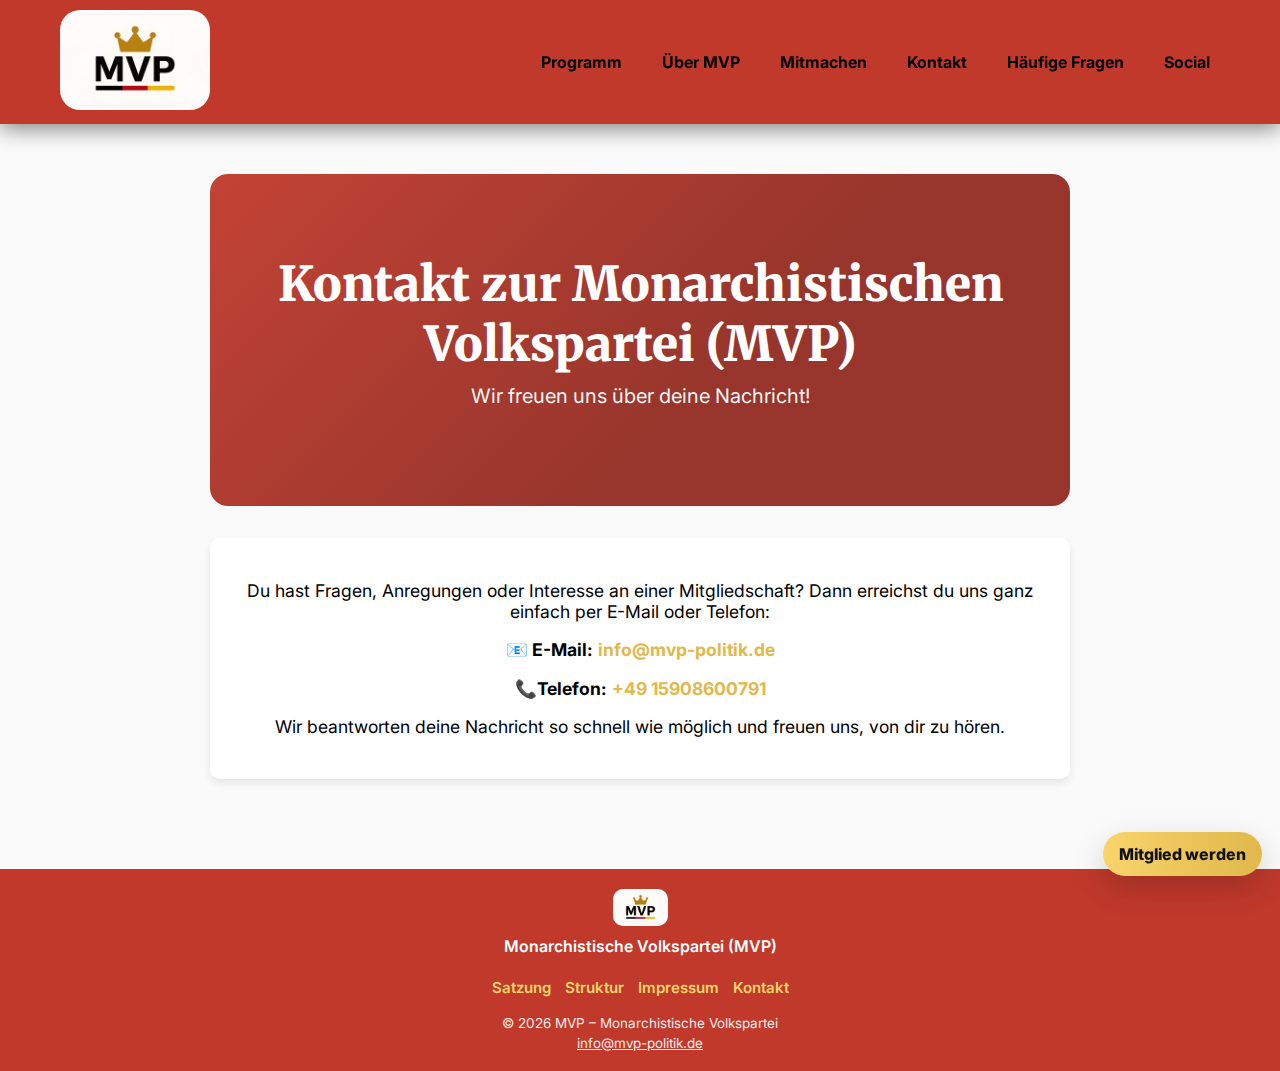
<file: kontakt.html>
<!DOCTYPE html>
<html lang="de">

<head>
  <meta charset="UTF-8">
  <meta name="viewport" content="width=device-width, initial-scale=1.0">
  <title>Kontakt – MVP</title>
  <link rel="stylesheet" href="CSS/fonts.css">
  <link rel="stylesheet" href="CSS/components.css">
  <link rel="stylesheet" href="CSS/styles.css">
  <link rel="icon" type="image/png" href="img/favicon.png">
</head>

<body class="min-height">
  <header>
    <div class="header-container">
      <a href="./"><img class="logoimg" src="img/logo.jpeg" alt="Logo" loading="eager"></a>

      <div class="menu-toggle" id="menu-toggle">
        <span></span>
        <span></span>
        <span></span>
      </div>

      <nav>
        <ul class="headerlinks" id="headerlinks">
          <li><a href="./ganzesprogramm.html">Programm</a></li>
          <li><a href="./about.html">Über MVP</a></li>
          <li><a href="./bewerben.html">Mitmachen</a></li>
          <li><a href="./kontakt.html">Kontakt</a></li>
          <li><a href="./faq.html">Häufige Fragen</a></li>
          <li><a href="./social.html">Social</a></li>
        </ul>
      </nav>
    </div>
  </header>

  <main>
    <section class="hero">
      <div class="hero-inner fade-up">
        <h1>Kontakt zur Monarchistischen Volkspartei (MVP)</h1>
        <h2>Wir freuen uns über deine Nachricht!</h2>
      </div>
    </section>

    <section class="cta-box">
      <p>Du hast Fragen, Anregungen oder Interesse an einer Mitgliedschaft?
        Dann erreichst du uns ganz einfach per E-Mail oder Telefon:</p>

      <p>
        <strong>📧 E-Mail:</strong>
        <a class="contact-email" href="mailto:monarchistische.volkspartei@gmail.com">
          info@mvp-politik.de
        </a>
      </p>

      <p>
        <strong>📞Telefon:</strong>
        <a class="contact-email" href="tel:+4915908600791">
          +49 15908600791
        </a>
      </p>

      <p>Wir beantworten deine Nachricht so schnell wie möglich und freuen uns, von dir zu hören.</p>
    </section>
  </main>

  <footer id="kontakt">
    <div class="footer-content">
      <div class="footer-logo">
        <img src="img/logo.jpeg" alt="MVP Logo" loading="lazy">
        <p>Monarchistische Volkspartei (MVP)</p>
      </div>

      <nav class="footer-links">
        <a href="./satzung.html">Satzung</a>
        <a href="./nachweis-demokratie.html">Struktur</a>
        <a href="./impressum.html">Impressum</a>
        <a href="./kontakt.html" class="active">Kontakt</a>
      </nav>

      <div class="footer-bottom">
        <p>© 2026 MVP – Monarchistische Volkspartei</p>
        <p>
          <a href="mailto:info@mvp-politik.de">
            info@mvp-politik.de
          </a>
        </p>
      </div>
    </div>
  </footer>

  <!-- Sticky CTA -->
  <a class="sticky-cta" href="./bewerben.html" aria-label="Mitglied werden">Mitglied werden</a>

  <script src="Javascript/headerlinks.js"></script>
</body>

</html>
</file>
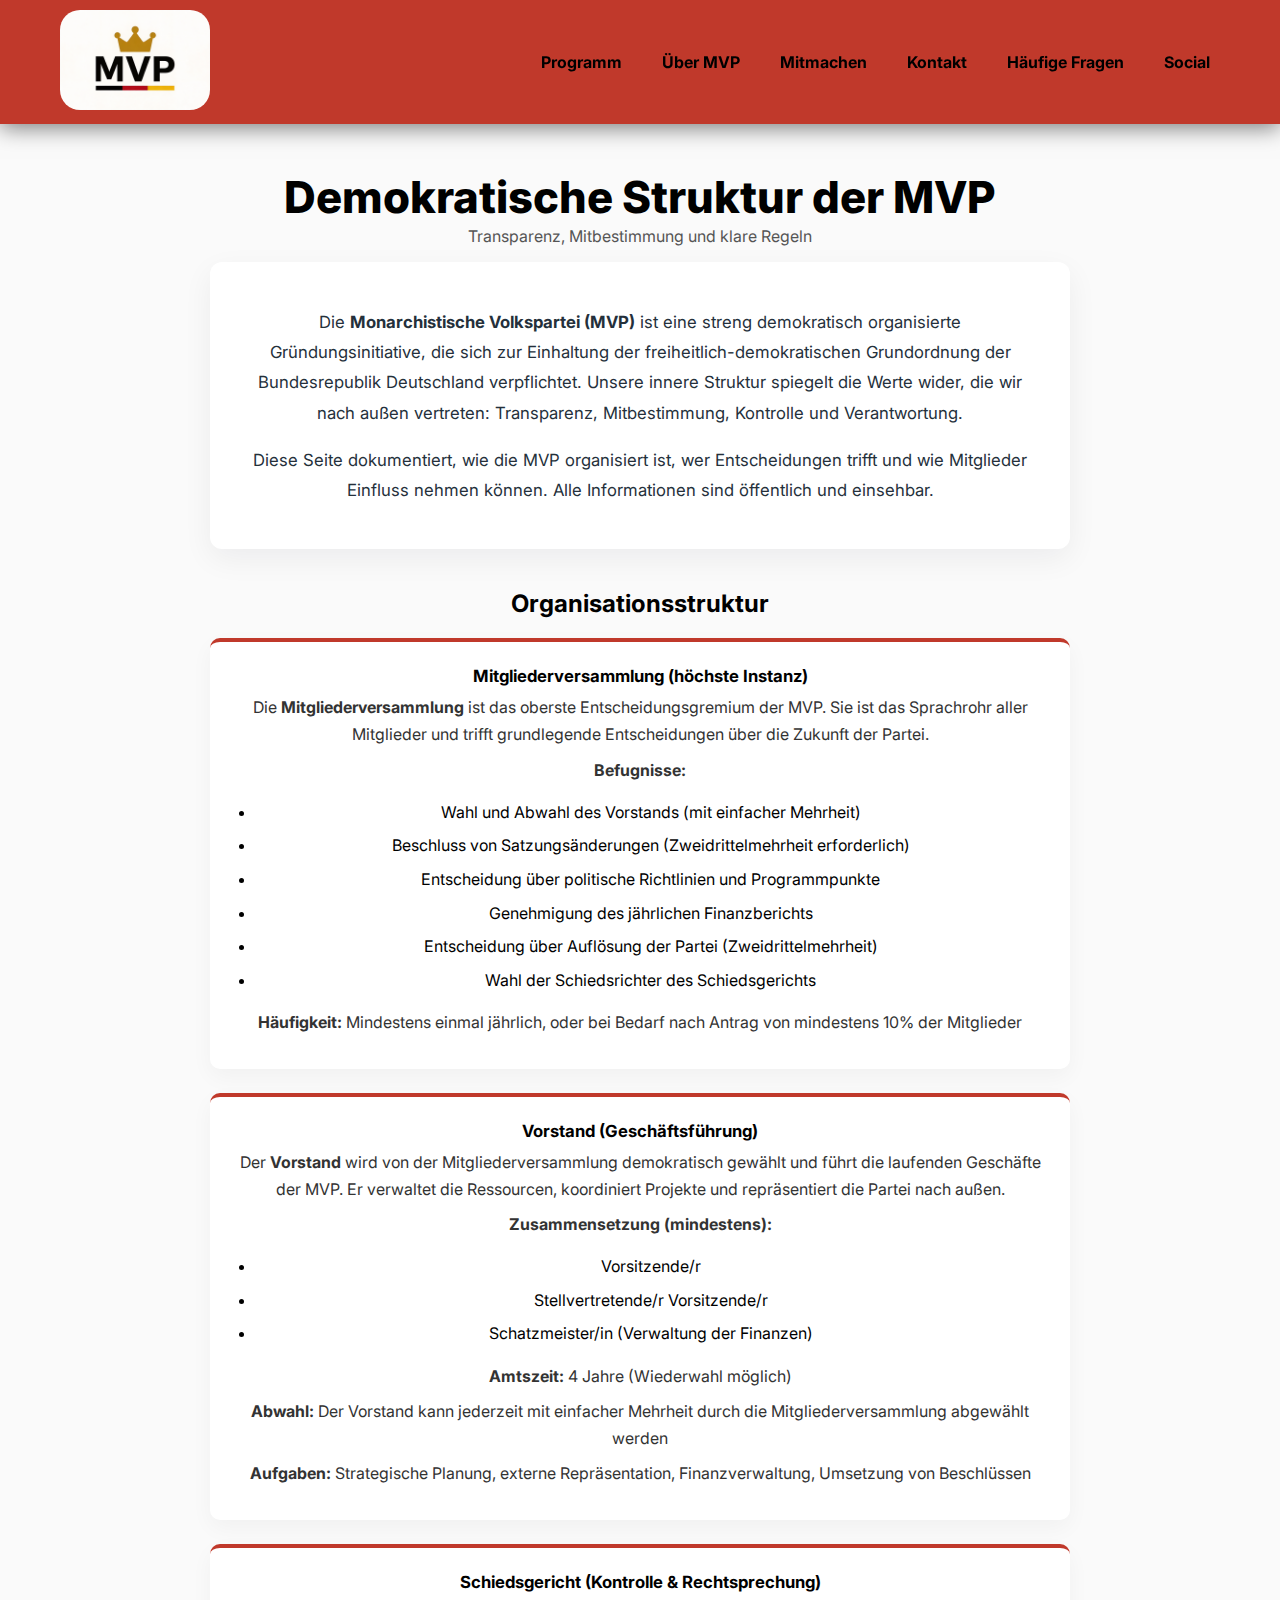
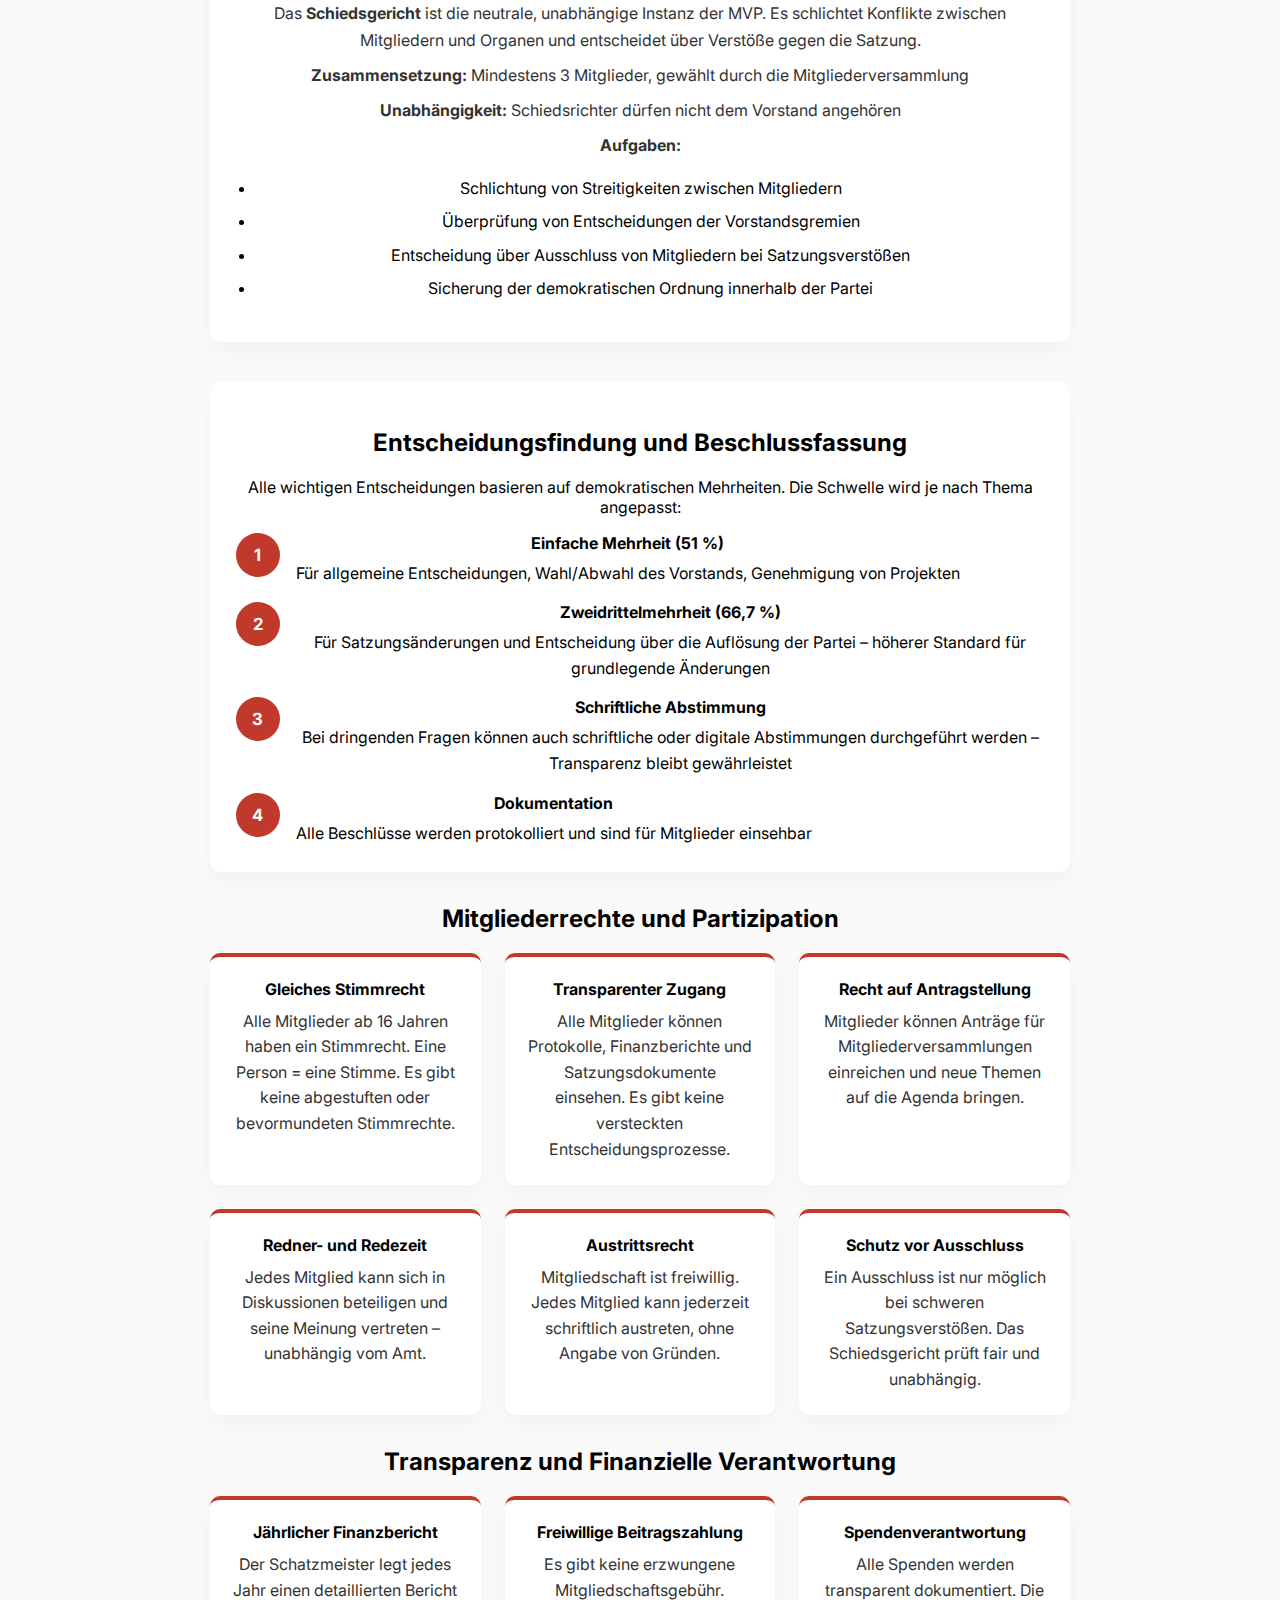
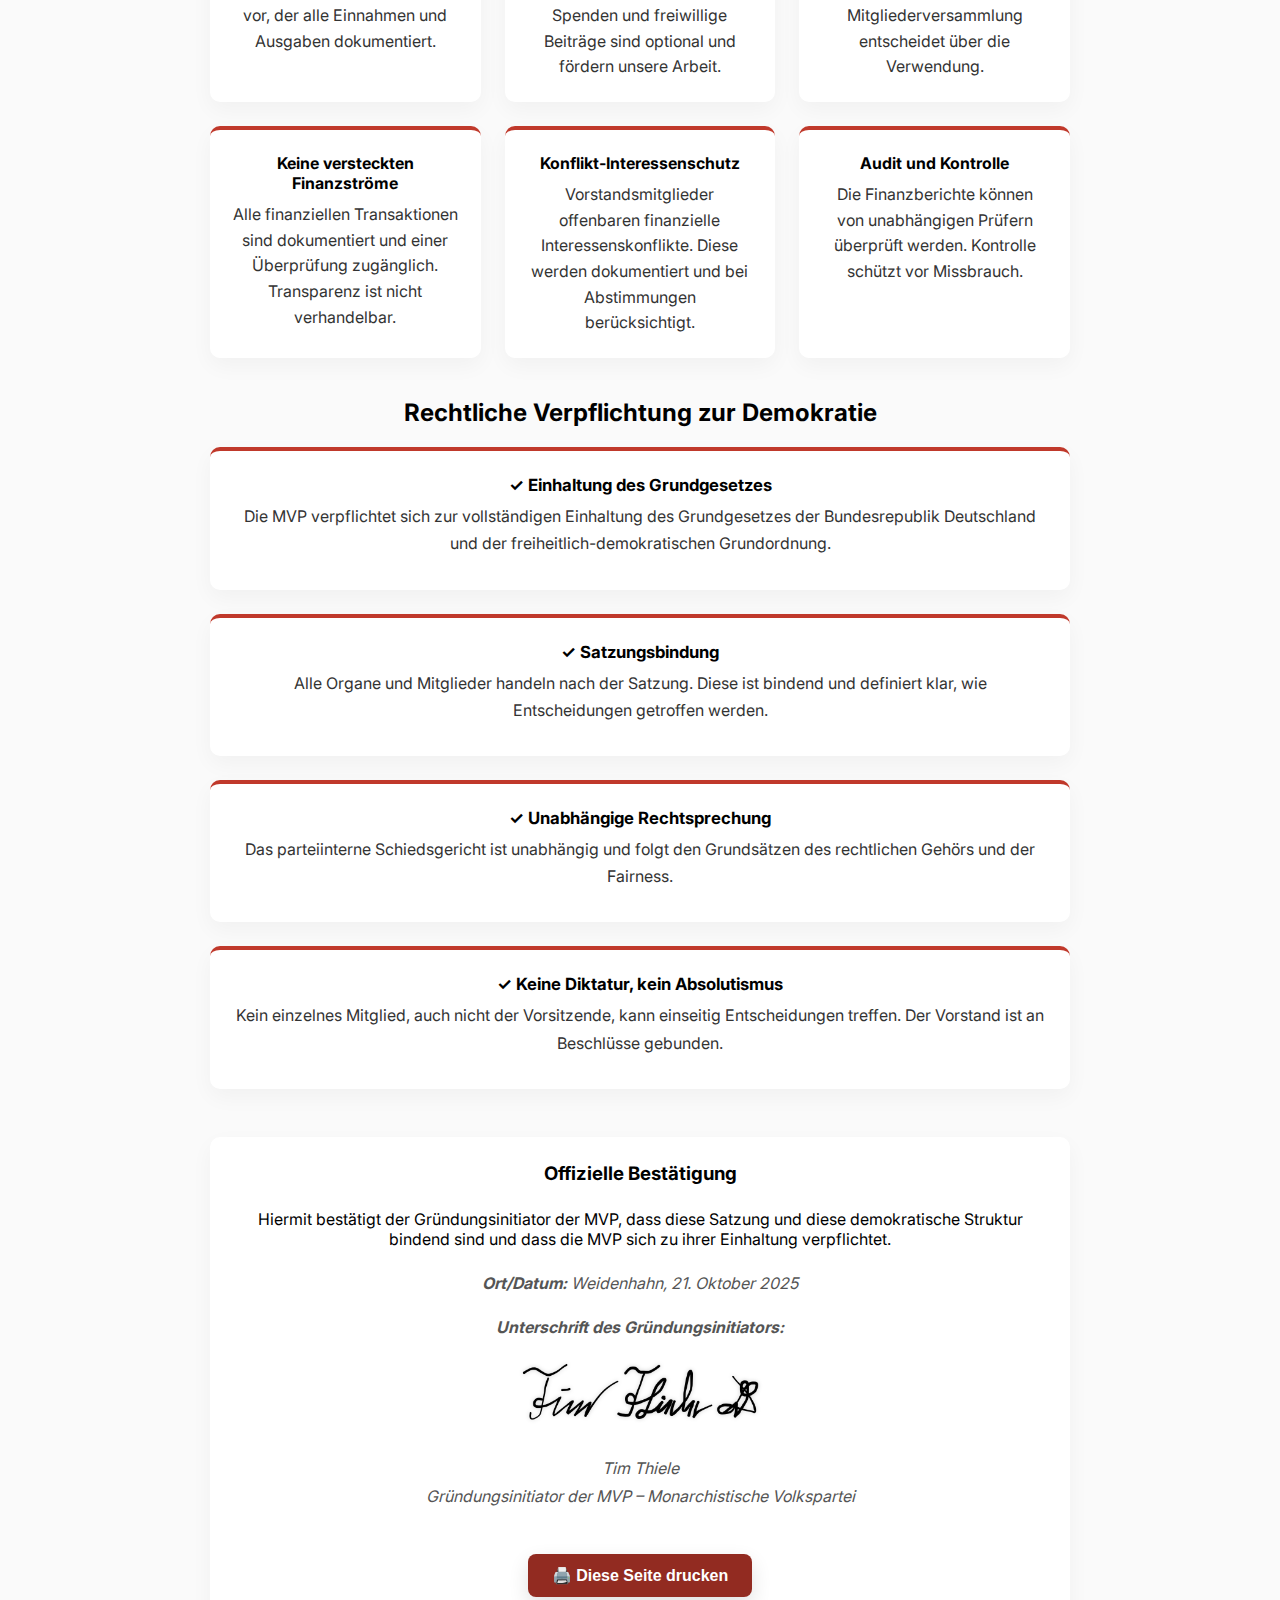
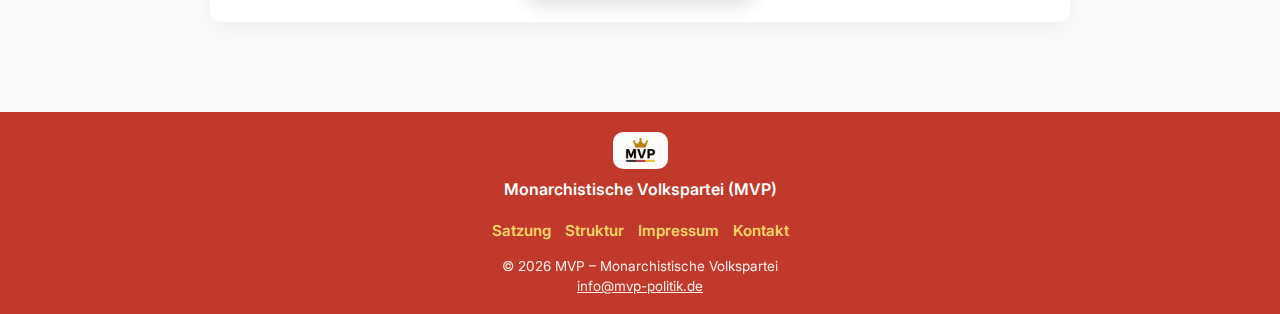
<file: nachweis-demokratie.html>
<!DOCTYPE html>
<html lang="de">

<head>
    <meta charset="UTF-8">
    <meta name="viewport" content="width=device-width, initial-scale=1.0">
    <title>Nachweis der demokratischen Struktur – MVP</title>
    <link rel="stylesheet" href="CSS/fonts.css">
    <link rel="stylesheet" href="CSS/components.css">
    <link rel="stylesheet" href="CSS/styles.css">
    <link rel="stylesheet" href="CSS/nachweis-demokratie.css">
    <link rel="icon" type="image/png" href="img/favicon.png">
</head>

<body>
    <header>
        <div class="header-container">
            <a href="./"><img class="logoimg" src="img/logo.jpeg" alt="Logo"></a>

            <div class="menu-toggle" id="menu-toggle">
                <span></span>
                <span></span>
                <span></span>
            </div>

            <nav>
                <ul class="headerlinks" id="headerlinks">
                    <li><a href="./ganzesprogramm.html">Programm</a></li>
                    <li><a href="./about.html">Über MVP</a></li>
                    <li><a href="./bewerben.html">Mitmachen</a></li>
                    <li><a href="./kontakt.html">Kontakt</a></li>
                    <li><a href="./faq.html">Häufige Fragen</a></li>
                    <li><a href="./social.html">Social</a></li>
                </ul>
            </nav>
        </div>
    </header>

    <main>
        <section class="headline">
            <h1>Demokratische Struktur der MVP</h1>
            <p>Transparenz, Mitbestimmung und klare Regeln</p>
        </section>

        <section class="structure-intro">
            <p>
                Die <strong>Monarchistische Volkspartei (MVP)</strong> ist eine streng demokratisch organisierte 
                Gründungsinitiative, die sich zur Einhaltung der freiheitlich-demokratischen Grundordnung der 
                Bundesrepublik Deutschland verpflichtet. Unsere innere Struktur spiegelt die Werte wider, die wir 
                nach außen vertreten: Transparenz, Mitbestimmung, Kontrolle und Verantwortung.
            </p>
            <p>
                Diese Seite dokumentiert, wie die MVP organisiert ist, wer Entscheidungen trifft und wie 
                Mitglieder Einfluss nehmen können. Alle Informationen sind öffentlich und einsehbar.
            </p>
        </section>

        <section class="org-structure">
            <h2>Organisationsstruktur</h2>
            
            <div class="hierarchy-box">
                <h4>Mitgliederversammlung (höchste Instanz)</h4>
                <p>
                    Die <strong>Mitgliederversammlung</strong> ist das oberste Entscheidungsgremium der MVP. 
                    Sie ist das Sprachrohr aller Mitglieder und trifft grundlegende Entscheidungen über die 
                    Zukunft der Partei.
                </p>
                <p><strong>Befugnisse:</strong></p>
                <ul>
                    <li>Wahl und Abwahl des Vorstands (mit einfacher Mehrheit)</li>
                    <li>Beschluss von Satzungsänderungen (Zweidrittelmehrheit erforderlich)</li>
                    <li>Entscheidung über politische Richtlinien und Programmpunkte</li>
                    <li>Genehmigung des jährlichen Finanzberichts</li>
                    <li>Entscheidung über Auflösung der Partei (Zweidrittelmehrheit)</li>
                    <li>Wahl der Schiedsrichter des Schiedsgerichts</li>
                </ul>
                <p><strong>Häufigkeit:</strong> Mindestens einmal jährlich, oder bei Bedarf nach Antrag von mindestens 10% der Mitglieder</p>
            </div>

            <div class="hierarchy-box">
                <h4>Vorstand (Geschäftsführung)</h4>
                <p>
                    Der <strong>Vorstand</strong> wird von der Mitgliederversammlung demokratisch gewählt 
                    und führt die laufenden Geschäfte der MVP. Er verwaltet die Ressourcen, koordiniert 
                    Projekte und repräsentiert die Partei nach außen.
                </p>
                <p><strong>Zusammensetzung (mindestens):</strong></p>
                <ul>
                    <li>Vorsitzende/r</li>
                    <li>Stellvertretende/r Vorsitzende/r</li>
                    <li>Schatzmeister/in (Verwaltung der Finanzen)</li>
                </ul>
                <p><strong>Amtszeit:</strong> 4 Jahre (Wiederwahl möglich)</p>
                <p><strong>Abwahl:</strong> Der Vorstand kann jederzeit mit einfacher Mehrheit durch die Mitgliederversammlung abgewählt werden</p>
                <p><strong>Aufgaben:</strong> Strategische Planung, externe Repräsentation, Finanzverwaltung, Umsetzung von Beschlüssen</p>
            </div>

            <div class="hierarchy-box">
                <h4>Schiedsgericht (Kontrolle & Rechtsprechung)</h4>
                <p>
                    Das <strong>Schiedsgericht</strong> ist die neutrale, unabhängige Instanz der MVP. 
                    Es schlichtet Konflikte zwischen Mitgliedern und Organen und entscheidet über 
                    Verstöße gegen die Satzung.
                </p>
                <p><strong>Zusammensetzung:</strong> Mindestens 3 Mitglieder, gewählt durch die Mitgliederversammlung</p>
                <p><strong>Unabhängigkeit:</strong> Schiedsrichter dürfen nicht dem Vorstand angehören</p>
                <p><strong>Aufgaben:</strong></p>
                <ul>
                    <li>Schlichtung von Streitigkeiten zwischen Mitgliedern</li>
                    <li>Überprüfung von Entscheidungen der Vorstandsgremien</li>
                    <li>Entscheidung über Ausschluss von Mitgliedern bei Satzungsverstößen</li>
                    <li>Sicherung der demokratischen Ordnung innerhalb der Partei</li>
                </ul>
            </div>
        </section>

        <!-- Entscheidungsfindung -->
        <section class="decision-process">
            <h2>Entscheidungsfindung und Beschlussfassung</h2>
            <p>
                Alle wichtigen Entscheidungen basieren auf demokratischen Mehrheiten. Die Schwelle wird 
                je nach Thema angepasst:
            </p>
            
            <div class="process-steps">
                <div class="step">
                    <div class="step-number">1</div>
                    <div class="step-content">
                        <h4>Einfache Mehrheit (51 %)</h4>
                        <p>Für allgemeine Entscheidungen, Wahl/Abwahl des Vorstands, Genehmigung von Projekten</p>
                    </div>
                </div>

                <div class="step">
                    <div class="step-number">2</div>
                    <div class="step-content">
                        <h4>Zweidrittelmehrheit (66,7 %)</h4>
                        <p>Für Satzungsänderungen und Entscheidung über die Auflösung der Partei – höherer Standard für grundlegende Änderungen</p>
                    </div>
                </div>

                <div class="step">
                    <div class="step-number">3</div>
                    <div class="step-content">
                        <h4>Schriftliche Abstimmung</h4>
                        <p>Bei dringenden Fragen können auch schriftliche oder digitale Abstimmungen durchgeführt werden – Transparenz bleibt gewährleistet</p>
                    </div>
                </div>

                <div class="step">
                    <div class="step-number">4</div>
                    <div class="step-content">
                        <h4>Dokumentation</h4>
                        <p>Alle Beschlüsse werden protokolliert und sind für Mitglieder einsehbar</p>
                    </div>
                </div>
            </div>
        </section>

        <!-- Mitgliederrechte -->
        <section class="transparency-section">
            <h2>Mitgliederrechte und Partizipation</h2>
            
            <div class="feature-list">
                <div class="feature-item">
                    <h4>Gleiches Stimmrecht</h4>
                    <p>
                        Alle Mitglieder ab 16 Jahren haben ein Stimmrecht. Eine Person = eine Stimme. 
                        Es gibt keine abgestuften oder bevormundeten Stimmrechte.
                    </p>
                </div>

                <div class="feature-item">
                    <h4>Transparenter Zugang</h4>
                    <p>
                        Alle Mitglieder können Protokolle, Finanzberichte und Satzungsdokumente einsehen. 
                        Es gibt keine versteckten Entscheidungsprozesse.
                    </p>
                </div>

                <div class="feature-item">
                    <h4>Recht auf Antragstellung</h4>
                    <p>
                        Mitglieder können Anträge für Mitgliederversammlungen einreichen und neue 
                        Themen auf die Agenda bringen.
                    </p>
                </div>

                <div class="feature-item">
                    <h4>Redner- und Redezeit</h4>
                    <p>
                        Jedes Mitglied kann sich in Diskussionen beteiligen und seine Meinung vertreten – 
                        unabhängig vom Amt.
                    </p>
                </div>

                <div class="feature-item">
                    <h4>Austrittsrecht</h4>
                    <p>
                        Mitgliedschaft ist freiwillig. Jedes Mitglied kann jederzeit schriftlich austreten, 
                        ohne Angabe von Gründen.
                    </p>
                </div>

                <div class="feature-item">
                    <h4>Schutz vor Ausschluss</h4>
                    <p>
                        Ein Ausschluss ist nur möglich bei schweren Satzungsverstößen. Das Schiedsgericht 
                        prüft fair und unabhängig.
                    </p>
                </div>
            </div>
        </section>

        <section class="transparency-section">
            <h2>Transparenz und Finanzielle Verantwortung</h2>
            
            <div class="feature-list">
                <div class="feature-item">
                    <h4>Jährlicher Finanzbericht</h4>
                    <p>
                        Der Schatzmeister legt jedes Jahr einen detaillierten Bericht vor, der alle 
                        Einnahmen und Ausgaben dokumentiert.
                    </p>
                </div>

                <div class="feature-item">
                    <h4>Freiwillige Beitragszahlung</h4>
                    <p>
                        Es gibt keine erzwungene Mitgliedschaftsgebühr. Spenden und freiwillige Beiträge 
                        sind optional und fördern unsere Arbeit.
                    </p>
                </div>

                <div class="feature-item">
                    <h4>Spendenverantwortung</h4>
                    <p>
                        Alle Spenden werden transparent dokumentiert. Die Mitgliederversammlung entscheidet 
                        über die Verwendung.
                    </p>
                </div>

                <div class="feature-item">
                    <h4>Keine versteckten Finanzströme</h4>
                    <p>
                        Alle finanziellen Transaktionen sind dokumentiert und einer Überprüfung zugänglich. 
                        Transparenz ist nicht verhandelbar.
                    </p>
                </div>

                <div class="feature-item">
                    <h4>Konflikt-Interessenschutz</h4>
                    <p>
                        Vorstandsmitglieder offenbaren finanzielle Interessenskonflikte. Diese werden 
                        dokumentiert und bei Abstimmungen berücksichtigt.
                    </p>
                </div>

                <div class="feature-item">
                    <h4>Audit und Kontrolle</h4>
                    <p>
                        Die Finanzberichte können von unabhängigen Prüfern überprüft werden. 
                        Kontrolle schützt vor Missbrauch.
                    </p>
                </div>
            </div>
        </section>

        <section class="org-structure">
            <h2>Rechtliche Verpflichtung zur Demokratie</h2>
            
            <div class="hierarchy-box">
                <h4>✓ Einhaltung des Grundgesetzes</h4>
                <p>
                    Die MVP verpflichtet sich zur vollständigen Einhaltung des Grundgesetzes der 
                    Bundesrepublik Deutschland und der freiheitlich-demokratischen Grundordnung.
                </p>
            </div>

            <div class="hierarchy-box">
                <h4>✓ Satzungsbindung</h4>
                <p>
                    Alle Organe und Mitglieder handeln nach der Satzung. Diese ist bindend und definiert 
                    klar, wie Entscheidungen getroffen werden.
                </p>
            </div>

            <div class="hierarchy-box">
                <h4>✓ Unabhängige Rechtsprechung</h4>
                <p>
                    Das parteiinterne Schiedsgericht ist unabhängig und folgt den Grundsätzen des 
                    rechtlichen Gehörs und der Fairness.
                </p>
            </div>

            <div class="hierarchy-box">
                <h4>✓ Keine Diktatur, kein Absolutismus</h4>
                <p>
                    Kein einzelnes Mitglied, auch nicht der Vorsitzende, kann einseitig Entscheidungen treffen. 
                    Der Vorstand ist an Beschlüsse gebunden.
                </p>
            </div>
        </section>

        <section class="certification-section">
            <h3>Offizielle Bestätigung</h3>
            
            <p>
                Hiermit bestätigt der Gründungsinitiator der MVP, dass diese Satzung und diese 
                demokratische Struktur bindend sind und dass die MVP sich zu ihrer Einhaltung verpflichtet.
            </p>

            <div class="certificate-info">
                <p><strong>Ort/Datum:</strong> Weidenhahn, 21. Oktober 2025</p>
            </div>

            <div class="certificate-info">
                <p><strong>Unterschrift des Gründungsinitiators:</strong></p>
                <img src="img/unterschrift.png" alt="Unterschrift von Tim Thiele" class="unterschrift">
                <div class="signer-info">
                    <p>Tim Thiele</p>
                    <p>Gründungsinitiator der MVP – Monarchistische Volkspartei</p>
                </div>
            </div>

            <button class="print-btn" onclick="window.print()" aria-label="Seite drucken">
                🖨️ Diese Seite drucken
            </button>
        </section>
    </main>

    <footer id="kontakt">
        <div class="footer-content">
            <div class="footer-logo">
                <img src="img/logo.jpeg" alt="MVP Logo">
                <p>Monarchistische Volkspartei (MVP)</p>
            </div>

            <div class="footer-links">
                <a href="./satzung.html">Satzung</a>
                <a href="./nachweis-demokratie.html">Struktur</a>
                <a href="./impressum.html">Impressum</a>
                <a href="./kontakt.html">Kontakt</a>
            </div>

            <div class="footer-bottom">
                <p>© 2026 MVP – Monarchistische Volkspartei</p>
                <p>
                    <a href="mailto:info@mvp-politik.de">
                        info@mvp-politik.de
                    </a>
                </p>
            </div>
        </div>
    </footer>


    <script src="Javascript/headerlinks.js"></script>
</body>

</html>
</file>
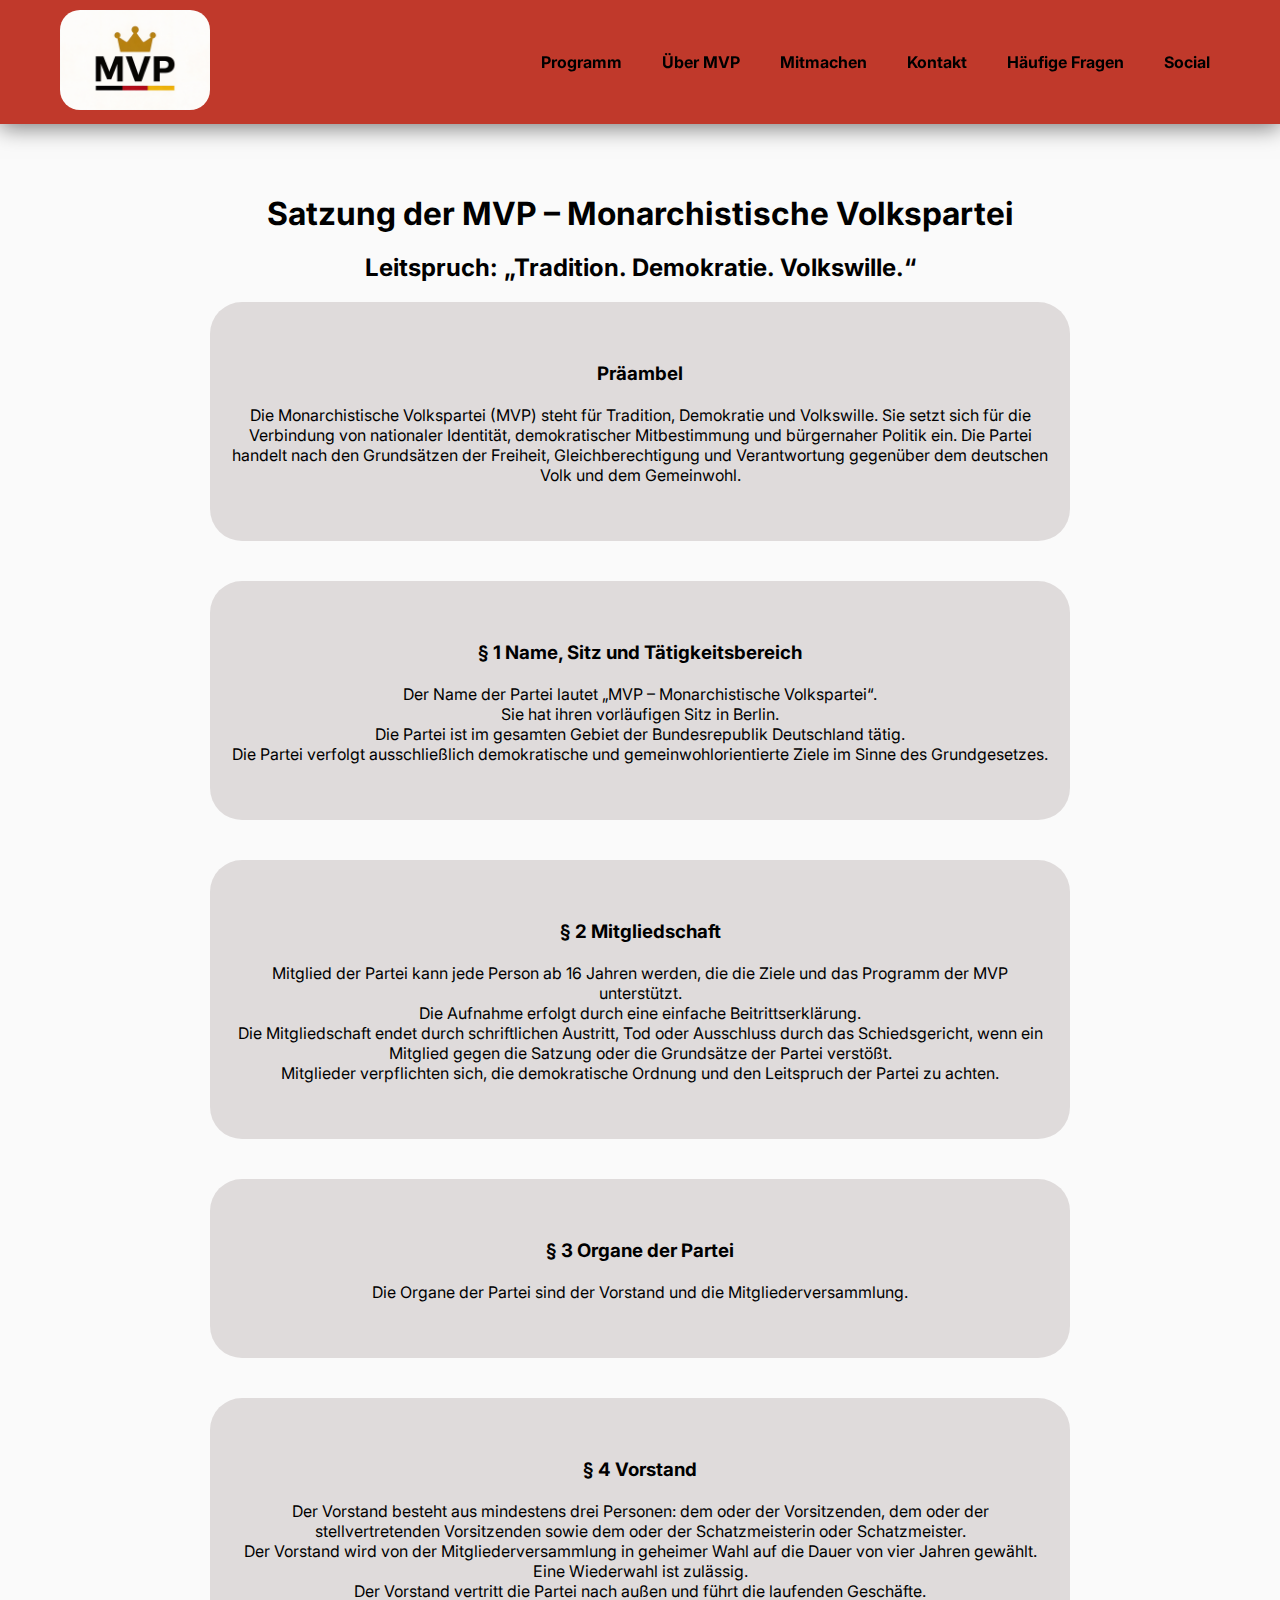
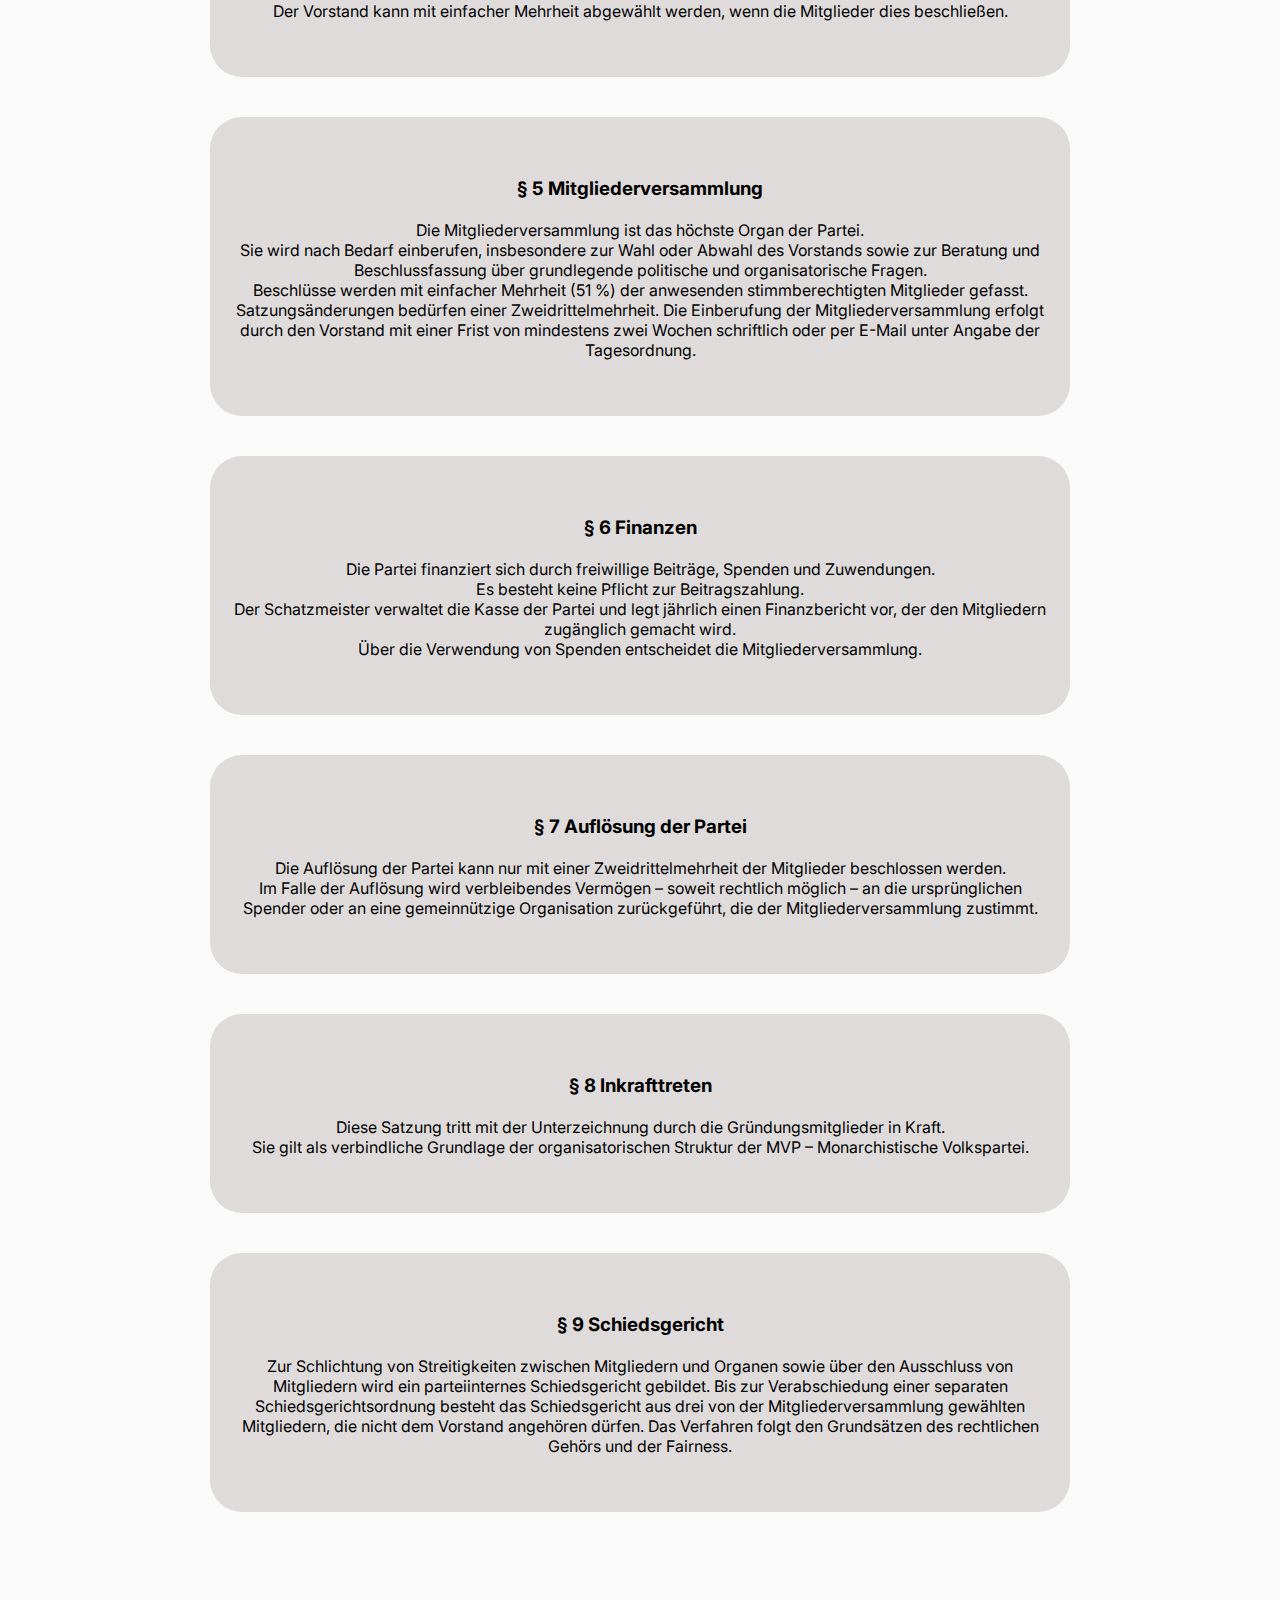
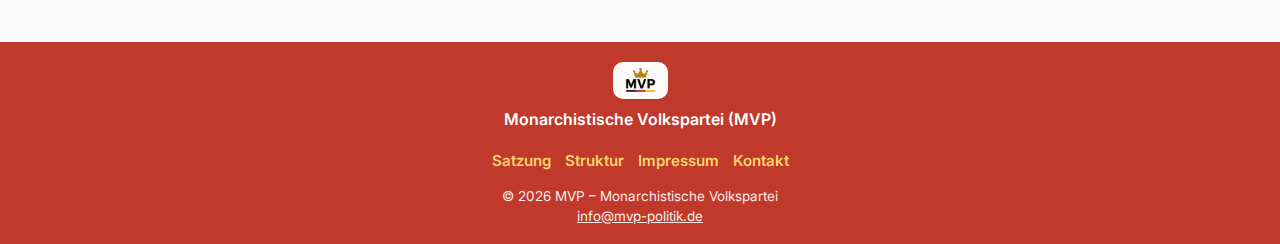
<file: satzung.html>
<!DOCTYPE html>
<html lang="de">

<head>
    <meta charset="UTF-8">
    <meta name="viewport" content="width=device-width, initial-scale=1.0">
    <title>Satzung der MVP</title>
    <link rel="stylesheet" href="CSS/fonts.css">
    <link rel="stylesheet" href="CSS/components.css">
    <link rel="stylesheet" href="CSS/styles.css">
    <link rel="icon" type="image/png" href="img/favicon.png">
</head>

<body>
    <header>
        <div class="header-container">
            <a href="./"><img class="logoimg" src="img/logo.jpeg" alt="Logo"></a>

            <div class="menu-toggle" id="menu-toggle">
                <span></span>
                <span></span>
                <span></span>
            </div>

            <nav>
                <ul class="headerlinks" id="headerlinks">
                    <li><a href="./ganzesprogramm.html">Programm</a></li>
                    <li><a href="./about.html">Über MVP</a></li>
                    <li><a href="./bewerben.html">Mitmachen</a></li>
                    <li><a href="./kontakt.html">Kontakt</a></li>
                    <li><a href="./faq.html">Häufige Fragen</a></li>
                    <li><a href="./social.html">Social</a></li>
                </ul>
            </nav>
        </div>
    </header>

    <main>
        <h1>Satzung der MVP – Monarchistische Volkspartei</h1>
        <h2>Leitspruch: „Tradition. Demokratie. Volkswille.“</h2>

        <section class="headline">
            <h3>Präambel</h3>
            <p>Die Monarchistische Volkspartei (MVP) steht für Tradition, Demokratie und Volkswille.
                Sie setzt sich für die Verbindung von nationaler Identität, demokratischer Mitbestimmung und
                bürgernaher Politik ein.
                Die Partei handelt nach den Grundsätzen der Freiheit, Gleichberechtigung und Verantwortung gegenüber dem
                deutschen Volk und dem Gemeinwohl.</p>
        </section>

        <section class="headline">
            <h3>§ 1 Name, Sitz und Tätigkeitsbereich</h3>
            <p>Der Name der Partei lautet „MVP – Monarchistische Volkspartei“.<br>
                Sie hat ihren vorläufigen Sitz in Berlin.<br>
                Die Partei ist im gesamten Gebiet der Bundesrepublik Deutschland tätig.<br>
                Die Partei verfolgt ausschließlich demokratische und gemeinwohlorientierte Ziele im Sinne des
                Grundgesetzes.</p>
        </section>

        <section class="headline">
            <h3>§ 2 Mitgliedschaft</h3>
            <p>Mitglied der Partei kann jede Person ab 16 Jahren werden, die die Ziele und das Programm der MVP
                unterstützt.<br>
                Die Aufnahme erfolgt durch eine einfache Beitrittserklärung.<br>
                Die Mitgliedschaft endet durch schriftlichen Austritt, Tod oder Ausschluss durch das
                Schiedsgericht, wenn ein Mitglied gegen die Satzung oder die Grundsätze der Partei verstößt.<br>
                Mitglieder verpflichten sich, die demokratische Ordnung und den Leitspruch der Partei zu achten.</p>
        </section>

        <section class="headline">
            <h3>§ 3 Organe der Partei</h3>
            <p>Die Organe der Partei sind der Vorstand und die Mitgliederversammlung.</p>
        </section>

        <section class="headline">
            <h3>§ 4 Vorstand</h3>
            <p>Der Vorstand besteht aus mindestens drei Personen: dem oder der Vorsitzenden, dem oder der
                stellvertretenden
                Vorsitzenden sowie dem oder der Schatzmeisterin oder Schatzmeister.<br>
                Der Vorstand wird von der Mitgliederversammlung in geheimer Wahl auf die Dauer von vier Jahren
                gewählt.<br>
                Eine Wiederwahl ist zulässig.<br>
                Der Vorstand vertritt die Partei nach außen und führt die laufenden Geschäfte.<br>
                Der Vorstand kann mit einfacher Mehrheit abgewählt werden, wenn die Mitglieder dies beschließen.</p>
        </section>

        <section class="headline">
            <h3>§ 5 Mitgliederversammlung</h3>
            <p>Die Mitgliederversammlung ist das höchste Organ der Partei.<br>
                Sie wird nach Bedarf einberufen, insbesondere zur Wahl oder Abwahl des Vorstands sowie zur Beratung und
                Beschlussfassung über grundlegende politische und organisatorische Fragen.<br>
                Beschlüsse werden mit einfacher Mehrheit (51 %) der anwesenden stimmberechtigten Mitglieder gefasst.<br>
                Satzungsänderungen bedürfen einer Zweidrittelmehrheit. Die Einberufung der Mitgliederversammlung erfolgt
                durch den Vorstand mit einer Frist von mindestens zwei Wochen schriftlich oder per E-Mail unter Angabe
                der Tagesordnung.</p>
        </section>

        <section class="headline">
            <h3>§ 6 Finanzen</h3>
            <p>Die Partei finanziert sich durch freiwillige Beiträge, Spenden und Zuwendungen.<br>
                Es besteht keine Pflicht zur Beitragszahlung.<br>
                Der Schatzmeister verwaltet die Kasse der Partei und legt jährlich einen Finanzbericht vor, der den
                Mitgliedern zugänglich gemacht wird.<br>
                Über die Verwendung von Spenden entscheidet die Mitgliederversammlung.</p>
        </section>

        <section class="headline">
            <h3>§ 7 Auflösung der Partei</h3>
            <p>Die Auflösung der Partei kann nur mit einer Zweidrittelmehrheit der Mitglieder beschlossen werden.<br>
                Im Falle der Auflösung wird verbleibendes Vermögen – soweit rechtlich möglich – an die ursprünglichen
                Spender oder an eine gemeinnützige Organisation zurückgeführt, die der Mitgliederversammlung zustimmt.
            </p>
        </section>

        <section class="headline">
            <h3>§ 8 Inkrafttreten</h3>
            <p>Diese Satzung tritt mit der Unterzeichnung durch die Gründungsmitglieder in Kraft.<br>
                Sie gilt als verbindliche Grundlage der organisatorischen Struktur der MVP – Monarchistische
                Volkspartei.</p>
        </section>

        <section class="headline">
            <h3>§ 9 Schiedsgericht</h3>
            <p>Zur Schlichtung von Streitigkeiten zwischen Mitgliedern und Organen sowie über den Ausschluss von
                Mitgliedern wird ein parteiinternes Schiedsgericht gebildet. Bis zur Verabschiedung einer separaten
                Schiedsgerichtsordnung besteht das Schiedsgericht aus drei von der Mitgliederversammlung gewählten
                Mitgliedern, die nicht dem Vorstand angehören dürfen. Das Verfahren folgt den Grundsätzen des
                rechtlichen Gehörs und der Fairness. </p>
        </section>
    </main>

    <footer id="kontakt">
        <div class="footer-content">
            <div class="footer-logo">
                <img src="img/logo.jpeg" alt="MVP Logo">
                <p>Monarchistische Volkspartei (MVP)</p>
            </div>

            <div class="footer-links">
                <a href="./satzung.html">Satzung</a>
                <a href="./nachweis-demokratie.html">Struktur</a>
                <a href="./impressum.html">Impressum</a>
                <a href="./kontakt.html">Kontakt</a>
            </div>

            <div class="footer-bottom">
                <p>© 2026 MVP – Monarchistische Volkspartei</p>
                <p>
                    <a href="mailto:info@mvp-politik.de">
                        info@mvp-politik.de
                    </a>
                </p>
            </div>
        </div>
    </footer>


    <script src="Javascript/headerlinks.js"></script>
</body>

</html>
</file>
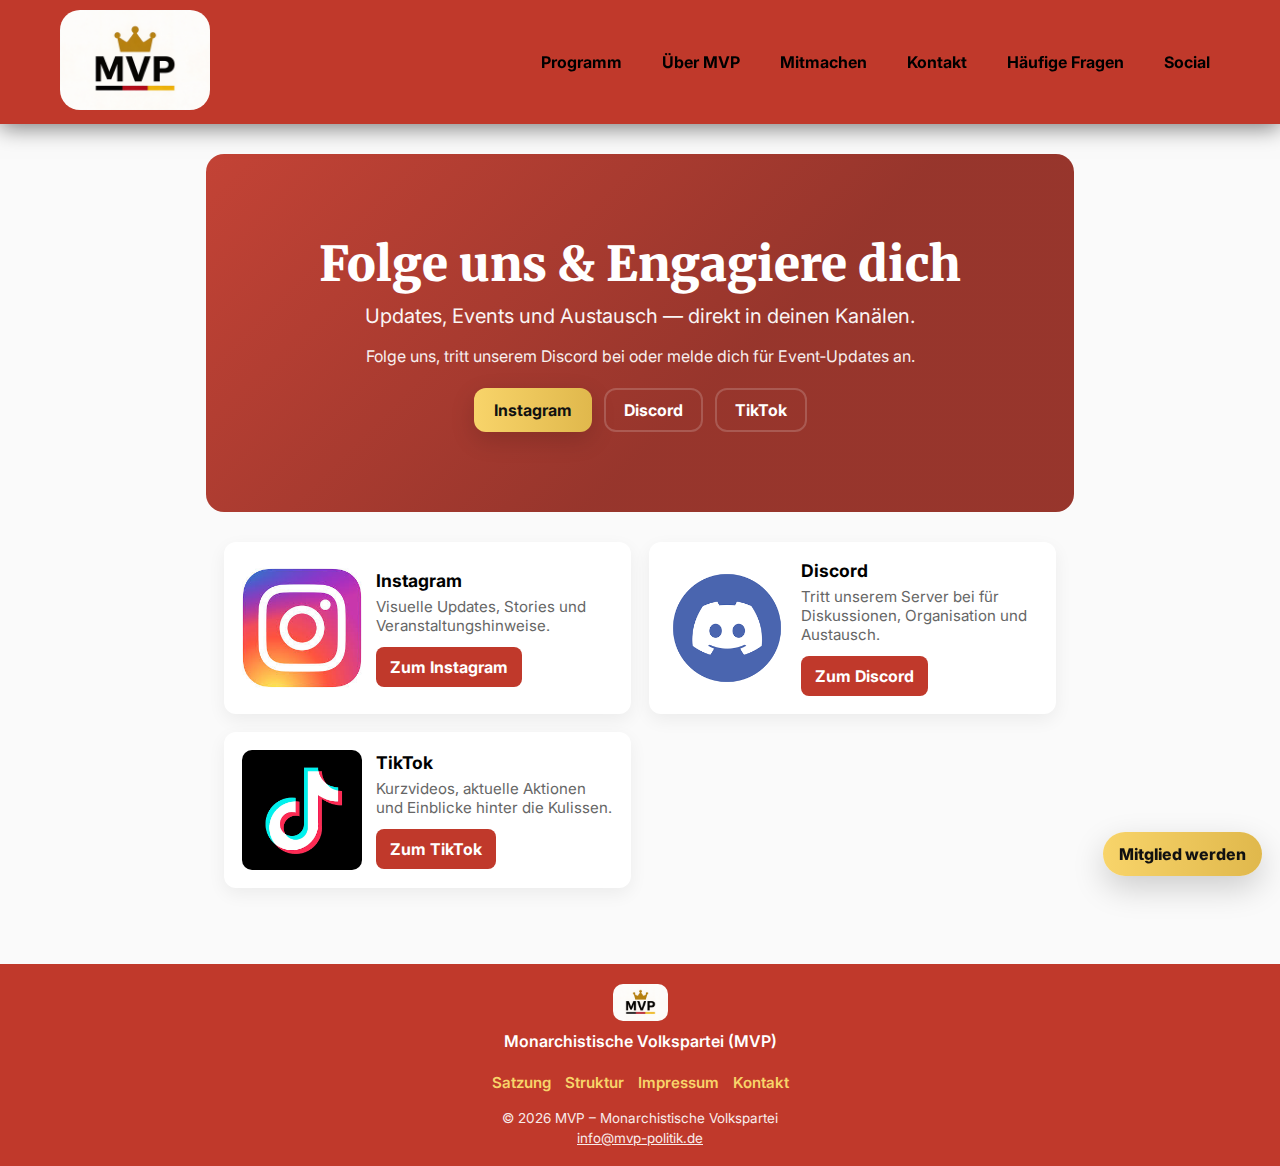
<file: social.html>
<!DOCTYPE html>
<html lang="de">

<head>
    <meta charset="UTF-8">
    <meta name="viewport" content="width=device-width, initial-scale=1.0">
    <title>Social — MVP</title>
    <link rel="stylesheet" href="CSS/fonts.css">
    <link rel="stylesheet" href="CSS/components.css">
    <link rel="stylesheet" href="CSS/styles.css"> 
    <link rel="stylesheet" href="CSS/social.css"> 
    <link rel="icon" type="image/png" href="img/favicon.png">
</head>

<body class="min-height">
    <header>
        <div class="header-container">
            <a href="./"><img class="logoimg" src="img/logo.jpeg" alt="Logo" loading="eager"></a>

            <div class="menu-toggle" id="menu-toggle" aria-label="Menü umschalten" role="button" tabindex="0">
                <span></span>
                <span></span>
                <span></span>
            </div>

            <nav>
                <ul class="headerlinks" id="headerlinks">
                    <li><a href="./ganzesprogramm.html">Programm</a></li>
                    <li><a href="./about.html">Über MVP</a></li>
                    <li><a href="./bewerben.html">Mitmachen</a></li>
                    <li><a href="./kontakt.html">Kontakt</a></li>
                    <li><a href="./faq.html">Häufige Fragen</a></li>
                    <li><a href="./social.html">Social</a></li>
                </ul>
            </nav>
        </div>
    </header>

    <main>
        <section class="hero">
            <div class="hero-inner fade-up">
                <h1>Folge uns &amp; Engagiere dich</h1>
                <h2>Updates, Events und Austausch — direkt in deinen Kanälen.</h2>
                <p class="hero-sub">Folge uns, tritt unserem Discord bei oder melde dich für Event‑Updates an.</p>
                <div class="hero-ctas">
                    <a class="btn-primary" href="https://www.instagram.com/monarchistische_volkspartei/" target="_blank">Instagram</a>
                    <a class="btn-secondary" href="https://discord.gg/FMJgrNpD" target="_blank">Discord</a>
                    <a class="btn-secondary" href="https://www.tiktok.com/@mvpbewegung" target="_blank">TikTok</a>
                </div>
            </div>
        </section>

        <section class="social-grid" aria-label="Social Media Links">
            <article class="card social-card" id="instagram-card">
                <div class="card-media">
                    <img src="img/Insta.png" alt="Instagram" class="social-thumb" loading="lazy">
                </div>
                <div class="card-body">
                    <h2>Instagram</h2>
                    <p>Visuelle Updates, Stories und Veranstaltungshinweise.</p>
                    <div class="card-actions">
                        <a class="btn" href="https://www.instagram.com/monarchistische_volkspartei/" target="_blank" rel="noopener noreferrer">Zum Instagram</a>
                        
                    </div>
                </div>
            </article>

            <article class="card social-card" id="discord-card">
                <div class="card-media">
                    <img src="img/Discord.png" alt="Discord" class="social-thumb" loading="lazy">
                </div>
                <div class="card-body">
                    <h2>Discord</h2>
                    <p>Tritt unserem Server bei für Diskussionen, Organisation und Austausch.</p>
                    <div class="card-actions">
                        <a class="btn" href="https://discord.gg/FMJgrNpD" target="_blank" rel="noopener noreferrer">Zum Discord</a>
                        
                    </div>
                </div>
            </article>
            
            <article class="card social-card" id="tiktok-card">
                <div class="card-media">
                    <img src="img/tiktok.png" alt="TikTok" class="social-thumb" loading="lazy">
                </div>
                <div class="card-body">
                    <h2>TikTok</h2>
                    <p>Kurzvideos, aktuelle Aktionen und Einblicke hinter die Kulissen.</p>
                    <div class="card-actions">
                        <a class="btn" href="https://www.tiktok.com/@mvpbewegung" target="_blank" rel="noopener noreferrer">Zum TikTok</a>
                    </div>
                </div>
            </article>
        </section>

       
    </main>


    <div id="successPopup" class="popup" role="status" aria-live="polite">
        <p>✅ Mail erfolgreich versendet!</p>
    </div>

    <footer id="kontakt">
        <div class="footer-content">
            <div class="footer-logo">
                <img src="img/logo.jpeg" alt="MVP Logo" loading="lazy">
                <p>Monarchistische Volkspartei (MVP)</p>
            </div>

            <div class="footer-links">
                <a href="./satzung.html">Satzung</a>
                <a href="./nachweis-demokratie.html">Struktur</a>
                <a href="./impressum.html">Impressum</a>
                <a href="./kontakt.html">Kontakt</a>
            </div>

            <div class="footer-bottom">
                <p>© 2026 MVP – Monarchistische Volkspartei</p>
                <p>
                    <a href="mailto:info@mvp-politik.de">
                        info@mvp-politik.de
                    </a>
                </p>
            </div>
        </div>
    </footer>

    <a class="sticky-cta" href="./bewerben.html" aria-label="Mitglied werden">Mitglied werden</a>

    <script src="Javascript/social.js"></script>
</body>

</html>
</file>
<file: CSS/fonts.css>
@font-face {
  font-family: 'Inter';
  src: url('../fonts/static/Inter_18pt-Light.ttf') format('truetype');
  font-weight: 300;
}

@font-face {
  font-family: 'Inter';
  src: url('../fonts/static/Inter_18pt-Regular.ttf') format('truetype');
  font-weight: 400;
}

@font-face {
  font-family: 'Inter';
  src: url('../fonts/static/Inter_18pt-SemiBold.ttf') format('truetype');
  font-weight: 600;
}

@font-face {
  font-family: 'Inter';
  src: url('../fonts/static/Inter_18pt-Bold.ttf') format('truetype');
  font-weight: 700;
}

@font-face {
  font-family: 'Inter';
  src: url('../fonts/static/Inter_18pt-ExtraBold.ttf') format('truetype');
  font-weight: 800;
}


@font-face {
  font-family: 'Merriweather';
  src: url('../fonts/static/Merriweather_36pt-Bold.ttf') format('truetype');
  font-weight: 700;
}

@font-face {
  font-family: 'Merriweather';
  src: url('../fonts/static/Merriweather_36pt-Black.ttf') format('truetype');
  font-weight: 900;
}


html, body { 
  font-family: 'Inter', system-ui, -apple-system, 'Segoe UI', Roboto, 'Helvetica Neue', Arial, sans-serif; 
  -webkit-font-smoothing: antialiased;
  -moz-osx-font-smoothing: grayscale;
  text-rendering: optimizeLegibility;
}
</file>
<file: CSS/components.css>
.hero {
  background: linear-gradient(135deg, rgba(192, 57, 43, 0.95) 0%, rgba(146, 43, 33, 0.95) 60%);
  color: #fff;
  padding: 80px 20px;
  margin-bottom: 30px;
  border-radius: 18px;
}

.hero-inner {
  max-width: 900px;
  margin: 0 auto;
  text-align: center;
}

.hero h1 {
  font-size: 3rem;
  margin: 0 0 10px;
  font-weight: 800;
  font-family: 'Merriweather', Georgia, serif;
}

.hero h2 {
  font-size: 1.25rem;
  margin: 0 0 18px;
  font-weight: 400;
  opacity: 0.95;
}

.hero-sub {
  max-width: 720px;
  margin: 0 auto 22px;
  opacity: 0.92;
}

.hero-ctas {
  display: flex;
  gap: 12px;
  justify-content: center;
  flex-wrap: wrap;
}

.btn-primary {
  background: linear-gradient(90deg, #f8d46a, #e0b84c);
  color: #111;
  padding: 12px 20px;
  border-radius: 12px;
  font-weight: 700;
  text-decoration: none;
  box-shadow: 0 8px 24px rgba(0, 0, 0, 0.15);
  transition: transform 0.18s ease, box-shadow 0.18s ease;
}

.btn-primary:hover {
  transform: translateY(-4px);
  box-shadow: 0 14px 40px rgba(0, 0, 0, 0.22);
}

.pdf-download-btn {
  background: linear-gradient(135deg, #f8d46a, #e0b84c);
  color: #111;
  padding: 12px 24px;
  border-radius: 12px;
  font-weight: 700;
  text-decoration: none;
  box-shadow: 0 6px 20px rgba(0, 0, 0, 0.15);
  transition: transform 0.25s ease, box-shadow 0.25s ease, background 0.25s ease;
  display: inline-block;
  margin-top: 25px;
  margin-bottom: 10px;
}

.pdf-download-btn:hover {
  transform: translateY(-3px) scale(1.03);
  box-shadow: 0 12px 32px rgba(248, 212, 106, 0.4);
  background: linear-gradient(135deg, #ffe082, #f8d46a);
}

.btn-secondary {
  background: transparent;
  border: 2px solid rgba(255, 255, 255, 0.18);
  color: #fff;
  padding: 10px 18px;
  border-radius: 12px;
  text-decoration: none;
  font-weight: 700;
}

.btn-secondary:hover {
  background: rgba(255, 255, 255, 0.06);
}

.print-btn {
  background-color: #f5f5f5;
  color: #222;
  border: 2px solid #ccc;
  border-radius: 8px;
  padding: 10px 18px;
  font-size: 1rem;
  cursor: pointer;
  transition: all 0.25s ease;
  box-shadow: 0 2px 4px rgba(0, 0, 0, 0.1);
}

.print-btn:hover {
  background-color: #d1b464;
  color: white;
  border-color: #b49430;
  box-shadow: 0 4px 10px rgba(0, 0, 0, 0.2);
  transform: translateY(-2px);
}

.print-btn:active {
  transform: translateY(0);
  box-shadow: 0 2px 5px rgba(0, 0, 0, 0.15);
}

.sticky-cta {
  position: fixed;
  right: 18px;
  bottom: 24px;
  background: linear-gradient(90deg, #f8d46a, #e0b84c);
  color: #111;
  padding: 12px 16px;
  border-radius: 999px;
  box-shadow: 0 12px 32px rgba(0, 0, 0, 0.18);
  font-weight: 800;
  text-decoration: none;
  z-index: 2200;
  transition: transform .12s ease;
}

.sticky-cta:hover {
  transform: translateY(-4px);
}

.quick-facts {
  display: flex;
  gap: 12px;
  justify-content: center;
  align-items: stretch;
  max-width: 900px;
  margin: 18px auto;
  padding: 8px;
}

.fact {
  background: #fff;
  padding: 10px 14px;
  border-radius: 10px;
  box-shadow: 0 6px 18px rgba(0, 0, 0, 0.06);
  min-width: 120px;
  text-align: center;
}

.fact .num {
  font-weight: 800;
  color: #C0392B;
  font-size: 1.2rem;
}

.fact .label {
  font-size: 0.85rem;
  color: #333;
}

.policies {
  max-width: 1100px;
  margin: 20px auto 28px;
  display: grid;
  grid-template-columns: repeat(auto-fit, minmax(220px, 1fr));
  gap: 18px;
  padding: 0 18px;
}

.policy {
  background: #fff;
  padding: 18px;
  border-radius: 12px;
  box-shadow: 0 12px 28px rgba(0, 0, 0, 0.06);
  text-align: left;
}

.policy h3 {
  margin: 0 0 8px;
  font-family: 'Merriweather', Georgia, serif;
  font-size: 1.05rem;
}

.policy p {
  margin: 0;
  color: #444;
  font-size: 0.95rem;
}

.policy .more {
  margin-top: 10px;
  display: inline-block;
  color: #C0392B;
  font-weight: 700;
  text-decoration: none;
}

.headline {
  background-color: rgb(223, 219, 219);
  border-radius: 32px;
  padding: 40px 20px;
  margin-bottom: 40px;
}

.section-title {
  font-size: 1.8rem;
  font-weight: 700;
  color: #C0392B;
  text-align: center;
  margin: 50px 0 30px;
  padding-bottom: 15px;
  border-bottom: 3px solid #C0392B;
}

.grundsatz-box {
  background: linear-gradient(135deg, #C0392B 0%, #922B21 100%);
  color: #fff;
  padding: 30px 40px;
  border-radius: 16px;
  text-align: center;
  font-size: 1.15rem;
  font-weight: 600;
  line-height: 1.6;
  margin: 30px 0;
  box-shadow: 0 8px 24px rgba(192, 57, 43, 0.25);
}

.headline h1 {
  font-size: 2.5rem;
  font-weight: 700;
  text-align: center;
  margin-bottom: 0.5rem;
}

.headline h2 {
  font-size: 1.3rem;
  font-weight: 400;
  text-align: center;
  color: #555;
  margin-bottom: 1.5rem;
}

.toc {
  max-width: 900px;
  margin: 10px auto 22px;
  background: #fff;
  padding: 10px 14px;
  border-radius: 10px;
  box-shadow: 0 8px 24px rgba(0, 0, 0, 0.06);
}

.toc ul {
  list-style: none;
  padding: 6px 0 0 0;
  margin: 6px 0 0 0;
  display: flex;
  gap: 8px;
  flex-wrap: wrap;
}

.toc li {
  margin: 0;
}

.toc a {
  text-decoration: none;
  color: #153A5B;
  font-weight: 700;
  font-size: 0.95rem;
}

.toc strong {
  display: block;
  margin-bottom: 4px;
  color: #111;
}

details {
  background: #fff;
  padding: 12px;
  border-radius: 10px;
  box-shadow: 0 6px 18px rgba(0, 0, 0, 0.04);
}

details[open] {
  box-shadow: 0 10px 30px rgba(0, 0, 0, 0.08);
}

details summary {
  cursor: pointer;
  font-weight: 700;
  margin-bottom: 8px;
}

details summary::-webkit-details-marker {
  display: none;
}

.social-grid {
  max-width: 1100px;
  margin: 18px auto;
  display: grid;
  grid-template-columns: repeat(auto-fit, minmax(280px, 1fr));
  gap: 18px;
  padding: 0 18px;
}

.social-card {
  display: flex;
  gap: 12px;
  align-items: flex-start;
  padding: 0;
}

.card-media {
  width: 120px;
  height: 120px;
  flex: 0 0 120px;
  overflow: hidden;
  border-radius: 10px;
}

.social-thumb {
  display: block;
  width: 100%;
  height: 100%;
  object-fit: cover;
}

.card-actions {
  margin-top: 10px;
  display: flex;
  gap: 8px;
  align-items: center;
}

.share {
  color: #333;
  text-decoration: underline;
  font-weight: 700;
}

form {
  display: flex;
  flex-direction: column;
  gap: 15px;
  max-width: 600px;
  margin: 40px auto;
  background-color: #F2F2F2;
  padding: 30px;
  border-radius: 20px;
  box-shadow: 0px 4px 15px rgba(0, 0, 0, 0.2);
}

form input,
form textarea,
form select {
  padding: 10px;
  border-radius: 10px;
  border: 1px solid #ccc;
  font-size: 16px;
}

form button {
  padding: 12px;
  background-color: #C0392B;
  color: white;
  font-weight: bold;
  border: none;
  border-radius: 10px;
  cursor: pointer;
  transition: background-color 0.3s;
}

form button:hover {
  background-color: #922B21;
}

.popup {
  display: none;
  position: fixed;
  top: 20px;
  right: 20px;
  background: #27ae60;
  color: white;
  padding: 15px 25px;
  border-radius: 12px;
  box-shadow: 0px 4px 15px rgba(0, 0, 0, 0.3);
  font-weight: bold;
  opacity: 1;
  transition: opacity 0.5s ease;
  z-index: 2000;
}


.cta-box {
  margin-top: 2rem;
  padding: 1.5rem;
  background: #fff;
  border-radius: 10px;
  box-shadow: 0 4px 8px rgba(0, 0, 0, 0.08);
  text-align: center;
  font-size: 1.1rem;
}

.cta-box a {
  font-weight: bold;
  color: #e0b84c;
  text-decoration: none;
  transition: color 0.2s ease;
}

.cta-box a:hover {
  color: #cfa73e;
  text-decoration: underline;
}

.unterschrift {
  width: 250px;
  margin-top: 10px;
  filter: drop-shadow(0 0 2px rgba(0, 0, 0, 0.2));
}

.logoimg {
  animation: logoFloat 6s ease-in-out infinite;
  transition: transform 0.2s ease;
}

@keyframes logoFloat {

  0%,
  100% {
    transform: translateY(0) rotate(0deg);
  }

  50% {
    transform: translateY(-6px) rotate(-2deg);
  }
}

.fade-up {
  animation: fadeUp .8s ease both;
}

@keyframes fadeUp {
  from {
    opacity: 0;
    transform: translateY(10px);
  }

  to {
    opacity: 1;
    transform: none;
  }
}

@media (max-width: 768px) {
  .sticky-cta {
    right: 12px;
    bottom: 16px;
    padding: 10px 14px;
  }

  .quick-facts {
    flex-direction: column;
    align-items: center;
  }
}

@media (max-width: 768px) {
  .headline h1 {
    font-size: 1.8rem;
  }

  .headline h2 {
    font-size: 1.1rem;
  }
}

@media (max-width: 480px) {
  .headline h1 {
    font-size: 1.5rem;
    line-height: 1.3;
  }

  .headline h2 {
    font-size: 1rem;
    line-height: 1.4;
  }
}

@media (max-width: 768px) {
  .social-grid {
    grid-template-columns: 1fr;
    padding: 0 12px;
    gap: 14px;
  }

  .social-card {
    flex-direction: column;
    align-items: stretch;
    text-align: left;
  }

  .card-media {
    width: 260px;
    height: 260px;
    margin: 0 auto;
    flex: 0 0 260px;
  }

  .social-thumb {
    height: 260px;
    object-fit: cover;
  }

  .card-body {
    padding: 12px 8px;
  }

  .card-actions {
    justify-content: flex-start;
  }
}

@media (max-width: 480px) {
  .social-card {
    text-align: center;
  }

  .card-body {
    padding: 10px 6px;
  }

  .card-media {
    width: 180px;
    height: 180px;
    margin: 0 auto;
    flex: 0 0 180px;
  }

  .social-thumb {
    height: 180px;
  }

  .card-actions {
    justify-content: center;
    flex-wrap: wrap;
  }

  .card-actions .btn {
    width: 120px;
  }
}

/* Hero, Facts, Policies responsive */
@media (max-width: 1024px) {
  .hero {
    padding: 64px 18px;
  }

  .hero h1 {
    font-size: 2.6rem;
  }
}

@media (max-width: 768px) {
  .hero {
    padding: 44px 16px;
    border-radius: 12px;
  }

  .hero h1 {
    font-size: 2rem;
  }

  .hero h2 {
    font-size: 1rem;
  }

  .hero-sub {
    font-size: 0.95rem;
  }

  .hero-ctas {
    flex-direction: column;
    gap: 10px;
  }

  .btn-primary,
  .btn-secondary {
    width: 100%;
    box-sizing: border-box;
  }

  .quick-facts {
    flex-direction: column;
    gap: 10px;
    align-items: center;
  }

  .fact {
    width: 100%;
    max-width: 420px;
  }

  .policies {
    padding: 0 12px;
    gap: 12px;
  }

  .policy {
    padding: 14px;
  }

  .sticky-cta {
    right: 16px;
    bottom: 16px;
    padding: 10px 14px;
  }
}

@media (max-width: 480px) {
  .hero {
    padding: 28px 12px;
  }

  .hero h1 {
    font-size: 1.5rem;
  }

  .hero h2 {
    font-size: 0.95rem;
  }

  .hero-sub {
    font-size: 0.9rem;
  }

  .hero-ctas {
    gap: 8px;
  }

  .btn-primary,
  .btn-secondary {
    padding: 10px;
    border-radius: 10px;
  }

  .sticky-cta {
    display: none;
  }
}
</file>
<file: CSS/styles.css>
html {
  scroll-behavior: smooth;
}

body {
  margin: 0;
  background-color: #FAFAFA;
  display: flex;
  flex-direction: column;
  min-height: 100vh;
  align-items: stretch;
}

main {
  max-width: calc(100% - 40px);
  width: 900px;
  margin: 50px auto;
  padding: 0 20px;
  text-align: center;
  flex: 1;
  box-sizing: border-box;
}

h1, h2, h3 {
  margin: 20px 0;
}

.min-height {
  min-height: 100vh;
  display: flex;
  flex-direction: column;
  height: 100%;
}

header {
  background-color: #C0392B;
  box-shadow: 0px 4px 21px rgba(0, 0, 0, 0.5);
  position: sticky;
  top: 0;
  z-index: 1000;
  width: 100%;
  left: 0;
}

.favicon {
  width: 48px;
  height: 48px;
  border-radius: 50%;
}

.header-container {
  display: flex;
  align-items: center;
  justify-content: space-between;
  padding: 10px 20px;
  max-width: 1200px; 
  margin: 0 auto; 
  width: 100%;
  box-sizing: border-box;
}

.logoimg {
  width: 150px;
  border-radius: 20px;
}

.headerlinks {
  display: flex;
  gap: 20px;
  list-style: none;
  margin: 0;
  padding: 0;
}

.headerlinks li a {
  text-decoration: none;
  color: black;
  font-weight: bold;
  padding: 5px 10px;
  transition: color 0.3s;
}

.headerlinks li a:hover {
  color: white;
}

.menu-toggle {
  display: none;
  flex-direction: column;
  cursor: pointer;
  gap: 5px;
}

.menu-toggle span {
  width: 25px;
  height: 3px;
  background: black;
  border-radius: 3px;
}

footer {
  background-color: #C0392B;
  color: #fff;
  padding: 20px 15px;
  margin-top: 40px;
  text-align: center;
  font-size: 0.95rem;
  word-wrap: break-word;
  overflow-wrap: break-word;
  white-space: normal;
}

.footer-content {
  max-width: 900px;
  margin: 0 auto;
  display: flex;
  flex-direction: column;
  align-items: center;
  gap: 18px;
}

.footer-logo img {
  width: 55px;
  border-radius: 10px;
  margin-bottom: 6px;
}

.footer-logo p {
  font-weight: 600;
  margin: 0;
  font-size: 1rem;
}

.footer-links {
  display: flex;
  flex-wrap: wrap;
  justify-content: center;
  gap: 14px;
  margin-top: 4px;
}

.footer-links a {
  color: #f8d46a;
  text-decoration: none;
  font-weight: 600;
  transition: color 0.2s ease, transform 0.15s ease;
}

.footer-links a:hover {
  color: #ffffff;
  transform: translateY(-2px);
}

.footer-bottom {
  display: flex;
  flex-direction: column;
  align-items: center;
  gap: 4px;
}

.footer-bottom p {
  margin: 0;
  font-size: 0.85rem;
  opacity: 0.9;
}

.footer-bottom a {
  color: #fff;
  text-decoration: underline;
  font-size: 0.85rem;
  transition: opacity 0.2s ease;
}

.footer-bottom a:hover {
  opacity: 0.8;
}

.contact-email {
  display: inline-block;
  max-width: 100%;
  box-sizing: border-box;
  overflow-wrap: anywhere;
  word-wrap: break-word;
  -ms-word-wrap: break-word;
  word-break: break-word;
  white-space: normal;
}

@media (max-width: 908px) {
  .header-container {
    flex-direction: row;
    align-items: center;
    justify-content: space-between;
    padding: 6px 12px;
    gap: 8px;
    max-width: 100%;
  }

  .logoimg {
    width: 92px;
    border-radius: 12px;
  }

  .menu-toggle {
    display: flex;
    gap: 4px;
    padding: 6px;
    border-radius: 8px;
  }

  .menu-toggle span {
    width: 20px;
    height: 2px;
    background: #000;
  }

  .headerlinks {
    position: absolute;
    top: 56px;
    right: 12px;
    background: #C0392B;
    flex-direction: column;
    gap: 12px;
    padding: 12px;
    width: 200px;
    display: none;
    box-shadow: 0px 6px 18px rgba(0,0,0,0.25);
    border-radius: 8px;
    transform-origin: top right;
    transition: transform 0.18s ease, opacity 0.18s ease;
    opacity: 0;
    transform: translateY(-6px) scale(0.98);
  }

  .headerlinks.active {
    display: flex;
    opacity: 1;
    transform: translateY(0) scale(1);
  }

  .headerlinks li a {
    color: white;
    padding: 8px 10px;
    display: block;
    font-weight: 600;
  }

  .social-icon { width: 34px; height: 34px; margin-left: 6px; }

  header {
    padding: 0;
    box-shadow: 0px 3px 12px rgba(0,0,0,0.25);
  }

  header, .header-container { height: auto; min-height: 56px; }

  main { margin: 20px; }
}

@media (max-width: 480px) {
  .logoimg { width: 80px; }
  
  .headerlinks { 
    right: 8px; 
    top: 52px; 
    width: 170px; 
    padding: 10px; 
    gap: 10px; 
  }
  
  .headerlinks li a { 
    font-size: 0.95rem; 
    padding: 8px 8px; 
  }

  main {
  padding: 0 0px;
}
  
  .menu-toggle span { 
    width: 18px; 
    height: 1.8px; 
  }
}
</file>
<file: CSS/about.css>
.about-section {
  max-width: 900px;
  margin: 0 auto;
  padding: 2rem 1rem;
}

.about-card {
  background: #fff;
  border-radius: 16px;
  margin-bottom: 2rem;
  padding: 2rem 2.5rem;
  box-shadow: 0 6px 20px rgba(0, 0, 0, 0.08);
  text-align: left;
}

.about-card h2 {
  font-size: 1.5rem;
  font-weight: 700;
  color: #C0392B;
  margin-bottom: 1rem;
  font-family: 'Merriweather', Georgia, serif;
}

.about-card p {
  color: #444;
  line-height: 1.8;
  font-size: 1rem;
  margin-bottom: 1rem;
}

.about-card p:last-of-type {
  margin-bottom: 0;
}

.about-cta {
  background: linear-gradient(135deg, #C0392B 0%, #922B21 100%);
  text-align: center;
}

.about-cta h2 {
  color: #fff;
}

.about-cta p {
  color: rgba(255, 255, 255, 0.95);
}

.about-cta .btn {
  display: inline-block;
  margin-top: 1.5rem;
  background: linear-gradient(90deg, #f8d46a, #e0b84c);
  color: #111;
  padding: 14px 28px;
  border-radius: 12px;
  font-weight: 700;
  text-decoration: none;
  box-shadow: 0 8px 24px rgba(0, 0, 0, 0.2);
  transition: transform 0.2s ease, box-shadow 0.2s ease;
}

.about-cta .btn:hover {
  transform: translateY(-3px);
  box-shadow: 0 12px 30px rgba(0, 0, 0, 0.3);
}
</file>
<file: CSS/faq.css>
.faq-section {
  max-width: 900px;
  margin: 0 auto;
  padding: 2rem 1rem;
}

.faq-item {
  background: #fff;
  border-radius: 16px;
  margin-bottom: 1.5rem;
  padding: 1.5rem 2rem;
  border-left: 5px solid #C0392B;
  box-shadow: 0 6px 20px rgba(0, 0, 0, 0.08);
  text-align: left;
  transition: transform 0.2s ease, box-shadow 0.2s ease;
}

.faq-item:hover {
  transform: translateY(-3px);
  box-shadow: 0 10px 30px rgba(0, 0, 0, 0.12);
}

.faq-question {
  font-size: 1.25rem;
  font-weight: 700;
  color: #222;
  margin-bottom: 0.75rem;
  font-family: 'Merriweather', Georgia, serif;
}

.faq-answer {
  color: #444;
  line-height: 1.8;
  font-size: 1rem;
}

.faq-cta {
  margin-top: 3rem;
  padding: 2.5rem;
  background: linear-gradient(135deg, #C0392B 0%, #922B21 100%);
  border-radius: 16px;
  text-align: center;
  color: #fff;
}

.faq-cta h2 {
  color: #fff;
  margin-bottom: 0.5rem;
  font-size: 1.5rem;
}

.faq-cta p {
  margin-bottom: 1.5rem;
  opacity: 0.95;
}

.faq-cta .btn {
  display: inline-block;
  background: linear-gradient(90deg, #f8d46a, #e0b84c);
  color: #111;
  padding: 14px 28px;
  border-radius: 12px;
  font-weight: 700;
  text-decoration: none;
  box-shadow: 0 8px 24px rgba(0, 0, 0, 0.2);
  transition: transform 0.2s ease, box-shadow 0.2s ease;
}

.faq-cta .btn:hover {
  transform: translateY(-3px);
  box-shadow: 0 12px 30px rgba(0, 0, 0, 0.3);
}


@media (max-width: 500px) {
  .faq-section {
    padding: 0 0;
  }
}
</file>
<file: CSS/impressum.css>
a[href^="mailto:"],
a[href*="ec.europa.eu/consumers/odr"] {
    overflow-wrap: anywhere;
    word-break: break-word;
    white-space: normal;
}

a[href*="ec.europa.eu/consumers/odr"] {
    color: var(--mvp-accent-dark, #922B21);
    text-decoration: none;
    border-bottom: 1px solid rgba(146,43,33,0.16);
}

a[href*="ec.europa.eu/consumers/odr"]:hover {
    border-bottom-color: var(--mvp-accent, #C0392B);
}

/* Ensure long external links wrap inside legal sections to avoid overflow */
.legal-section a[href^="http"] {
    overflow-wrap: anywhere;
    word-break: break-word;
    white-space: normal;
}

.contact-info {
    background: #f9f9f9;
    padding: 2rem;
    border-radius: 8px;
    margin-bottom: 2rem;
    border-left: 4px solid var(--mvp-accent, #C0392B);
}

.contact-info strong {
    display: block;
    margin-top: 0.5rem;
    margin-bottom: 0.25rem;
}

.contact-info p {
    margin: 0.25rem 0;
}

a[href^="mailto:"],
a[href^="tel:"] {
    color: var(--mvp-accent, #C0392B);
    font-weight: 700;
    text-decoration: none;
    border-bottom: none;
    padding: 2px 4px;
    border-radius: 4px;
    transition: background 0.12s ease, color 0.12s ease;
}

a[href^="mailto:"]:hover,
a[href^="tel:"]:hover {
    background: rgba(192,57,43,0.06);
    color: var(--mvp-accent-dark, #922B21);
}

.legal-section {
    margin-bottom: 2.5rem;
}

.legal-section h3 {
    margin-top: 2rem;
    margin-bottom: 1rem;
    border-bottom: 2px solid var(--mvp-accent, #C0392B);
    padding-bottom: 0.5rem;
    font-size: 24px;
}

.legal-section p {
    line-height: 1.8;
    margin-bottom: 1rem;
    font-size: 18px;
}

.updated-info {
    font-size: 0.9rem;
    color: #666;
    margin-top: 3rem;
    padding-top: 2rem;
    border-top: 1px solid #eee;
}

.headline{
    background: transparent !important;
    padding: 0 !important;
    margin-bottom: 0.75rem !important;
    border-radius: 0 !important;
}
.headline h1 {
    display: block;
    font-size: clamp(1.75rem, 3vw + 0.5rem, 3rem);
    line-height: 1.05;
    text-align: center;
    color: var(--mvp-accent-dark);
    margin: 0 0 0.6rem;
    font-weight: 800;
    letter-spacing: -0.6px;
    text-transform: none;
}
.headline h1::after{
    content: "";
    display: block;
    width: 80px;
    height: 5px;
    background: linear-gradient(90deg,var(--mvp-accent),var(--mvp-accent-dark));
    border-radius: 3px;
    margin: 12px auto 0;
}

/* Match the Datenschutz heading to the main H1 size and add top spacing */
.datenschutz-heading {
    display: block;
    font-size: clamp(1.75rem, 3vw + 0.5rem, 3rem);
    line-height: 1.05;
    text-align: center;
    color: var(--mvp-accent-dark);
    margin-top: 200px;
    margin-bottom: 0.75rem;
    font-weight: 800;
}
</file>
<file: CSS/nachweis-demokratie.css>
.structure-intro {
    max-width: 980px;
    margin: 0 auto 2.5rem;
    background: #fff;
    padding: 1.75rem 1.6rem;
    border-radius: 12px;
    box-shadow: 0 10px 30px rgba(15,23,36,0.06);
    position: relative;
    text-align: center;
}

.structure-intro p {
    font-size: 1.05rem;
    line-height: 1.8;
    margin-bottom: 1rem;
    color: #24303b;
    max-width: 72ch;
    margin-left: auto;
    margin-right: auto;
    text-align: center;
}

.headline{
    background: transparent !important;
    padding: 0 !important;
    margin-bottom: 0.75rem !important;
    border-radius: 0 !important;
    text-align: center;
}
.headline h1{
    font-size: clamp(1.75rem, 3vw + 0.5rem, 2.75rem);
    line-height: 1.06;
    margin: 0 0 0.35rem;
    color: var(--mvp-accent-dark);
    font-weight: 800;
}
.headline p{ 
    margin: 0 0 1rem;
    color: #555;
    font-size: 1rem;
}

.org-structure {
    max-width: 980px;
    margin: 2.5rem auto;
}

.org-structure h3 {
    margin-top: 0;
    margin-bottom: 1.25rem;
    font-size: 1.35rem;
    text-align: left;
    color: var(--mvp-accent-dark);
}

.hierarchy-box {
    background: #fff;
    padding: 1.5rem;
    margin-bottom: 1.5rem;
    border-radius: 10px;
    box-shadow: 0 8px 22px rgba(15,23,36,0.04);
    border-top: 4px solid var(--mvp-accent, #C0392B);
}

.hierarchy-box h4 {
    margin-top: 0;
    margin-bottom: 0.5rem;
    color: var(--mvp-accent-dark);
    font-size: 1.05rem;
}

.hierarchy-box p {
    margin: 0.5rem 0;
    line-height: 1.7;
    color: #333;
}

.hierarchy-box ul {
    margin: 1rem 0;
    padding-left: 1.35rem;
}

.hierarchy-box li {
    margin-bottom: 0.5rem;
    line-height: 1.6;
}

.decision-process {
    max-width: 980px;
    margin: 2rem auto;
    padding: 1.6rem;
    background: #fff;
    border-radius: 10px;
    box-shadow: 0 8px 20px rgba(15,23,36,0.04);
}

.decision-process h3 {
    margin-top: 0;
    margin-bottom: 1rem;
    color: var(--mvp-accent-dark);
}

.process-steps {
    display: flex;
    flex-direction: column;
    gap: 1rem;
}

.step {
    display: flex;
    gap: 1rem;
    align-items: flex-start;
}

.step-number {
    display: flex;
    align-items: center;
    justify-content: center;
    min-width: 44px;
    width: 44px;
    height: 44px;
    background: var(--mvp-accent, #C0392B);
    color: white;
    border-radius: 50%;
    font-weight: 700;
    font-size: 1.05rem;
    flex-shrink: 0;
}

.step-content h4 {
    margin: 0 0 0.5rem 0;
}

.step-content p {
    margin: 0;
    line-height: 1.6;
}

.transparency-section {
    max-width: 980px;
    margin: 2rem auto;
}

.transparency-section h3 {
    margin-bottom: 1rem;
    border-bottom: 2px solid #eee;
    padding-bottom: 0.5rem;
}

.feature-list {
    display: grid;
    grid-template-columns: repeat(auto-fit, minmax(260px, 1fr));
    gap: 1.5rem;
    margin-bottom: 2rem;
}

.feature-item {
    background: #fff;
    padding: 1.4rem;
    border-radius: 10px;
    box-shadow: 0 8px 22px rgba(15,23,36,0.04);
    border-top: 4px solid var(--mvp-accent, #C0392B);
}

.feature-item h4 {
    margin: 0 0 0.6rem 0;
    color: var(--mvp-accent-dark);
}

.feature-item p {
    margin: 0;
    line-height: 1.6;
    font-size: 16px;
    color: #333;
}

.certification-section {
    margin-top: 3rem;
    padding: 1.6rem;
    background: #fff;
    border-radius: 10px;
    text-align: center;
    box-shadow: 0 8px 22px rgba(15,23,36,0.04);
}

.certification-section h3 {
    margin-top: 0;
    margin-bottom: 1.5rem;
}

.certificate-info {
    margin: 1.5rem 0;
}

.certificate-info p {
    margin: 0.5rem 0;
    font-style: italic;
    color: #555;
}

.unterschrift {
    max-width: 260px;
    margin: 1rem 0;
    height: auto;
}

.signer-info {
    margin-top: 1rem;
    font-weight: 500;
}

.print-btn {
    margin-top: 1.5rem;
    padding: 0.75rem 1.5rem;
    background: var(--mvp-accent-dark, #922B21);
    color: #fff;
    border: none;
    border-radius: 8px;
    cursor: pointer;
    font-size: 1rem;
    font-weight: 700;
    box-shadow: 0 8px 20px rgba(0,0,0,0.12);
    transition: background 0.15s ease, transform 0.12s ease;
}
.print-btn:hover{
    background: var(--mvp-accent, #C0392B);
    transform: translateY(-2px);
}

@media (max-width: 1024px){
    .structure-intro, .org-structure, .decision-process, .transparency-section { padding-left: 18px; padding-right: 18px; }
}

@media (max-width: 768px) {
    .structure-intro {
        padding: 1.25rem;
    }

    .hierarchy-box {
        padding: 0.9rem;
    }

    .feature-list {
        grid-template-columns: 1fr;
    }

    .step { flex-direction: row; }
}
</file>
<file: CSS/social.css>
:root {
    --mvp-red: #C0392B;
    --muted: #666;
    --card-bg: #fff;
}

main {
    max-width: 900px;
    margin: 30px auto;
    padding: 0 16px;
    text-align: center;
    box-sizing: border-box;
}

.headline {
    background-color: rgb(223, 219, 219);
    border-radius: 20px;
    padding: 28px 16px;
    margin-bottom: 26px;
    box-sizing: border-box;
}

.headline h1 {
    font-size: 1.9rem;
    margin: 0 0 6px;
}

.headline h2 {
    font-size: 1.05rem;
    color: #444;
    margin: 0;
}

.social-grid {
    display: grid;
    grid-template-columns: repeat(2, 1fr);
    gap: 18px;
    align-items: stretch;
}

.card {
    display: flex;
    gap: 14px;
    align-items: center;
    background: var(--card-bg);
    padding: 18px;
    border-radius: 12px;
    box-sizing: border-box;
    box-shadow: 0 6px 18px rgba(0, 0, 0, 0.06);
    text-align: left;
}

.card-icon {
    width: 72px;
    height: 72px;
    display: flex;
    align-items: center;
    justify-content: center;
    border-radius: 10px;
    background: linear-gradient(180deg, #fff, #f6f6f6);
    color: var(--mvp-red);
}

.card-body h2 {
    margin: 0 0 6px;
    font-size: 1.1rem;
}

.card-body p {
    margin: 0 0 12px;
    color: var(--muted);
    font-size: 0.95rem;
}

.btn {
    display: inline-block;
    padding: 10px 14px;
    background: var(--mvp-red);
    color: #fff;
    text-decoration: none;
    border-radius: 8px;
    font-weight: 700;
}

.btn:hover {
    transform: translateY(-2px);
}

.cta-box {
    margin-top: 18px;
    padding: 14px;
    background: #fff;
    border-radius: 10px;
    box-shadow: 0 4px 8px rgba(0, 0, 0, 0.06);
}

.site-footer,
footer {
    margin-top: 28px;
}

.social-logo{
    width: 50px;
    border-radius: 8px;
    margin-bottom: 4px;
}

@media (max-width: 900px) {
    main {
        max-width: 100%;
        padding: 0 20px;
        margin: 20px auto;
    }

    .hero {
        margin-left: 0;
        margin-right: 0;
    }

    .social-grid {
        grid-template-columns: 1fr !important;
        gap: 16px;
        max-width: 400px;
        margin: 0 auto;
    }

    .social-card.card {
        flex-direction: column !important;
        text-align: center;
        padding: 20px 16px;
        gap: 14px;
        align-items: center !important;
        max-width: 100%;
    }

    .social-card .card-media {
        width: 80px !important;
        height: 80px !important;
        flex: 0 0 80px !important;
        margin: 0 auto;
    }

    .social-card .card-media img {
        width: 100%;
        height: 100%;
        object-fit: contain;
    }

    .social-card .card-body {
        text-align: center;
        padding: 0;
    }

    .social-card .card-body h2 {
        font-size: 1.15rem;
    }

    .social-card .card-body p {
        font-size: 0.95rem;
    }

    .social-card .card-actions {
        justify-content: center;
    }

    .btn {
        padding: 12px 20px;
        font-size: 1rem;
    }

    .headline {
        padding: 20px 14px;
    }

    .headline h1 {
        font-size: 1.5rem;
    }

    .headline h2 {
        font-size: 0.95rem;
    }

    .hero {
        padding: 50px 16px;
        border-radius: 14px;
    }

    .hero h1 {
        font-size: 1.6rem;
    }

    .hero h2 {
        font-size: 1rem;
    }

    .hero-sub {
        font-size: 0.9rem;
    }

    .hero-ctas {
        flex-direction: column;
        gap: 10px;
    }

    .hero-ctas a {
        text-align: center;
    }
}

@media (max-width: 480px) {
    main {
        padding: 0 16px;
        margin: 16px auto;
    }

    .social-grid {
        max-width: 320px;
    }

    .social-card.card {
        padding: 16px 12px;
    }

    .social-card .card-media {
        width: 70px !important;
        height: 70px !important;
        flex: 0 0 70px !important;
    }

    .social-card .card-body h2 {
        font-size: 1rem;
    }

    .social-card .card-body p {
        font-size: 0.9rem;
        margin-bottom: 10px;
    }

    .btn {
        display: block;
        width: 100%;
        text-align: center;
        padding: 14px 16px;
    }

    .headline {
        padding: 16px 12px;
        border-radius: 14px;
    }

    .headline h1 {
        font-size: 1.25rem;
    }

    .headline h2 {
        font-size: 0.85rem;
    }

    .hero {
        padding: 40px 14px;
        border-radius: 12px;
    }

    .hero h1 {
        font-size: 1.4rem;
    }

    .hero h2 {
        font-size: 0.95rem;
    }

    .hero-sub {
        font-size: 0.85rem;
    }

    .cta-box {
        padding: 12px;
    }
}
</file>
